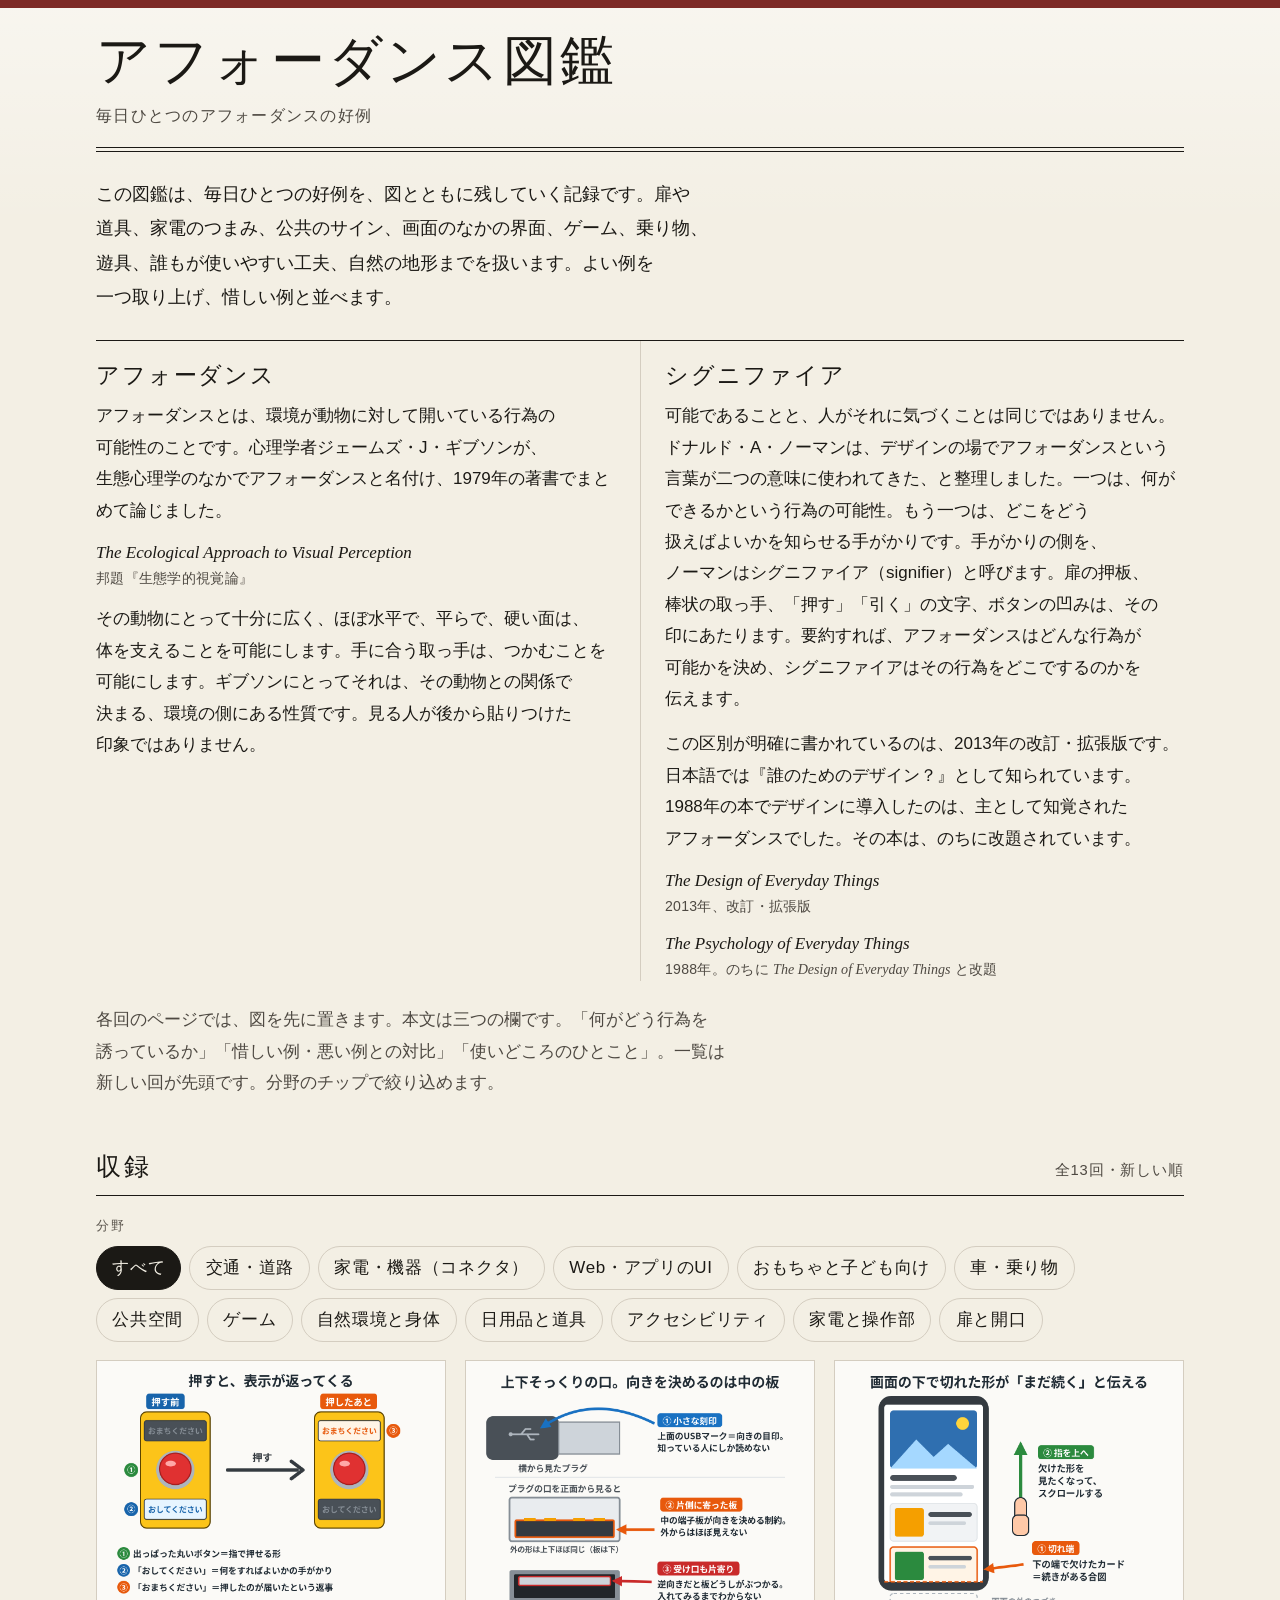
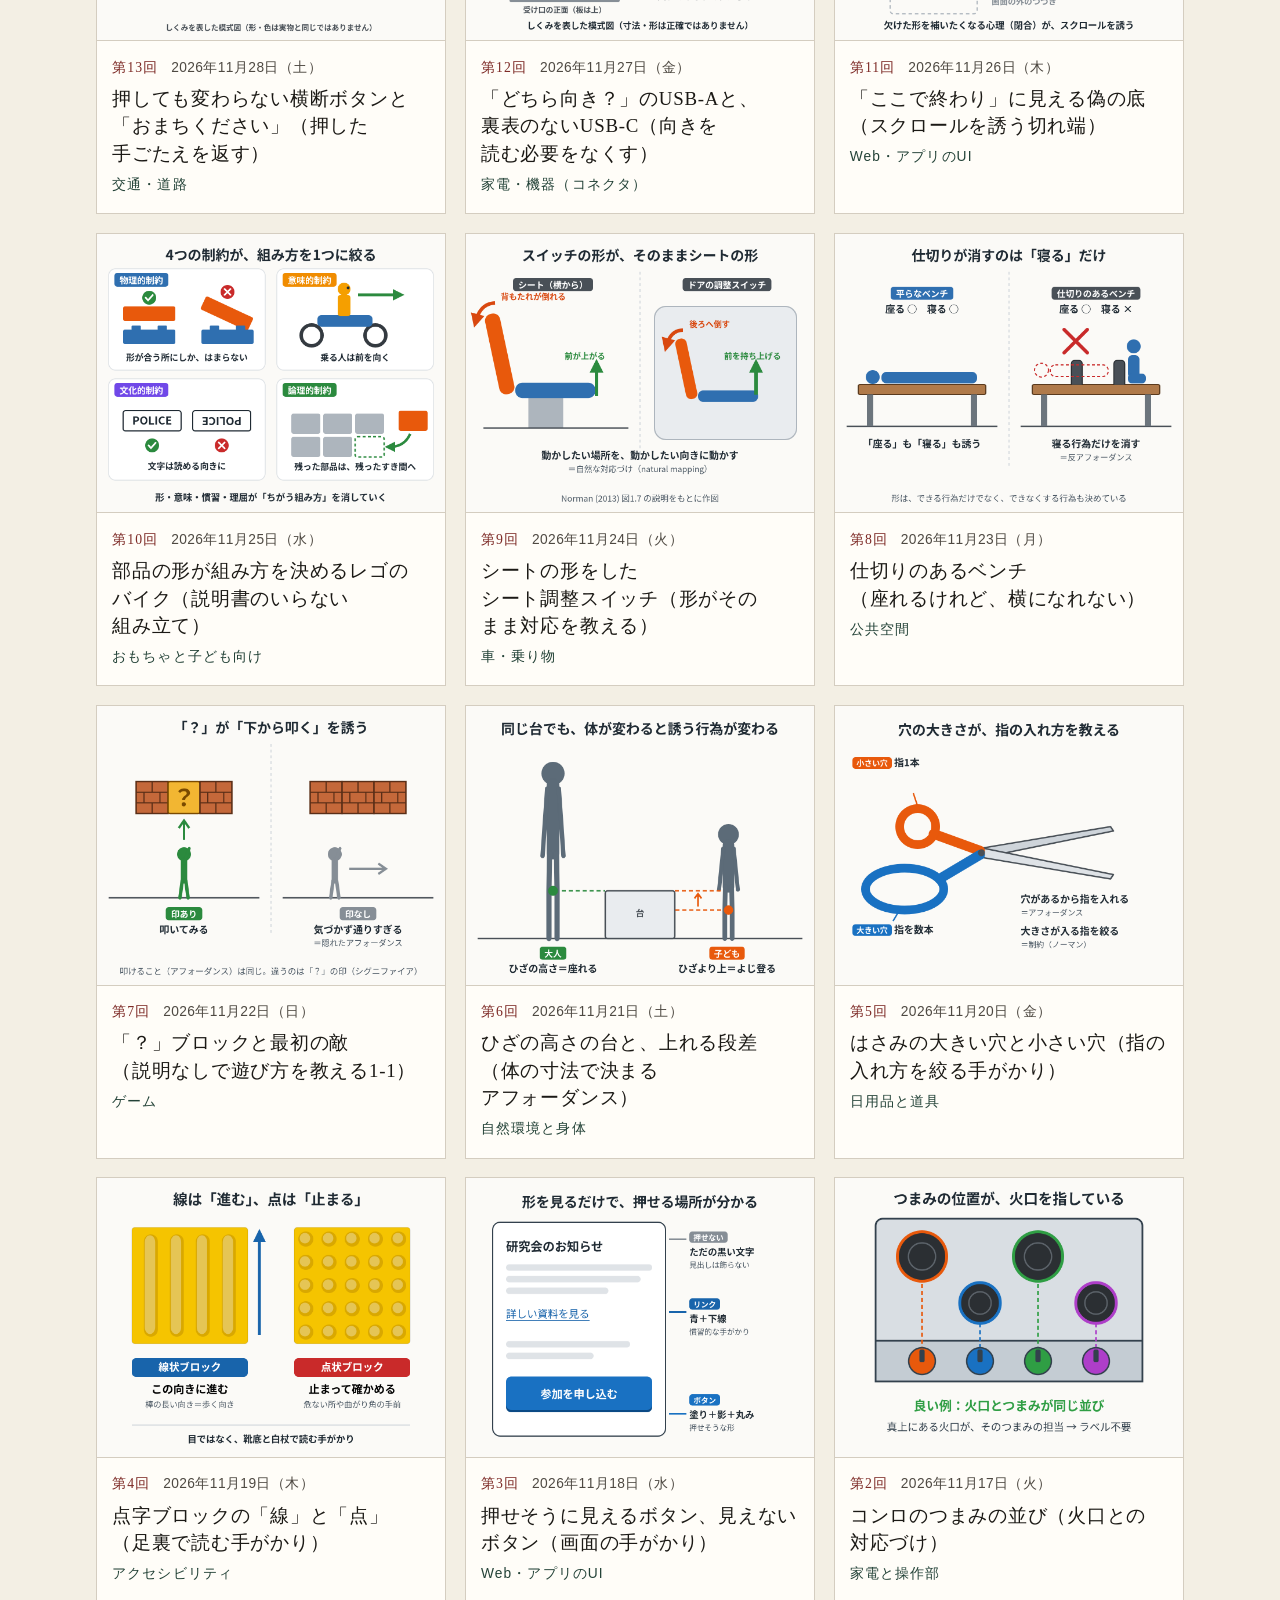
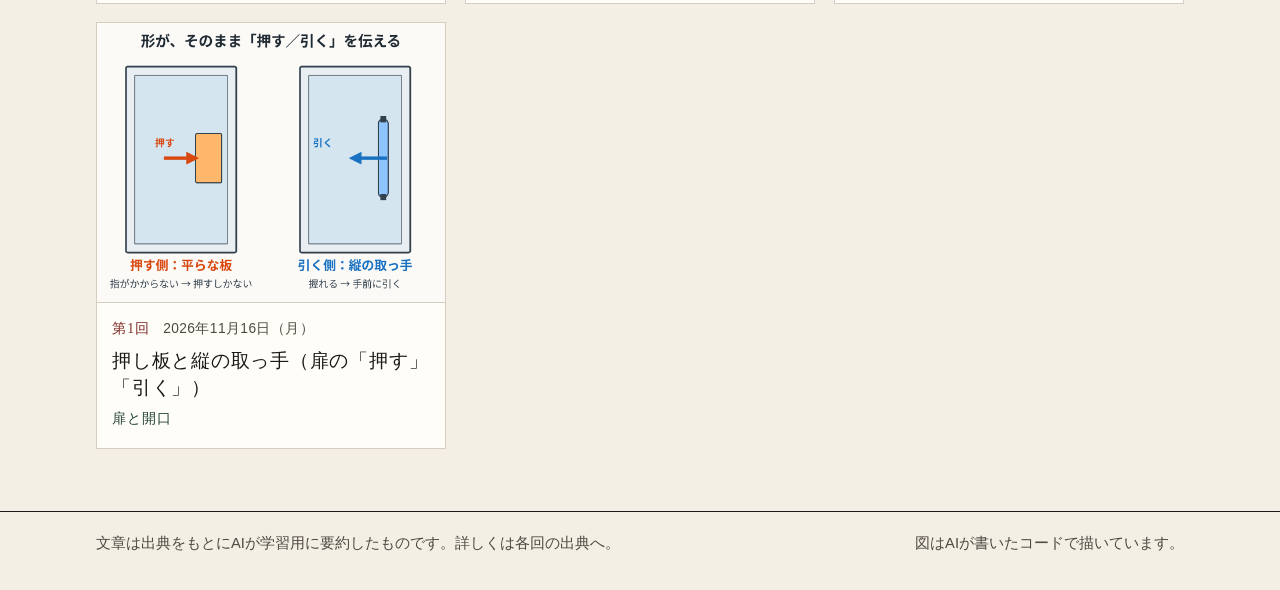
<file: index.html>
<!DOCTYPE html>
<!-- scripts/build.py が data/entries.json から生成。手で編集しない。 -->
<html lang="ja">
<head>
<meta charset="utf-8">
<meta name="viewport" content="width=device-width, initial-scale=1">
<meta name="theme-color" content="#f3efe4">
<meta name="color-scheme" content="light">
<meta name="format-detection" content="telephone=no">
<meta name="generator" content="scripts/build.py">
<meta name="description" content="毎日ひとつのアフォーダンスの好例を図とともに残す図鑑。行為の可能性と、それを伝える印を、日常の実例で見る。">
<meta property="og:title" content="アフォーダンス図鑑　毎日ひとつのアフォーダンスの好例">
<meta property="og:description" content="毎日ひとつのアフォーダンスの好例を図とともに残す図鑑。行為の可能性と、それを伝える印を、日常の実例で見る。">
<meta property="og:locale" content="ja_JP">
<title>アフォーダンス図鑑　毎日ひとつのアフォーダンスの好例</title>
<link rel="icon" href="favicon.svg" type="image/svg+xml">
<link rel="stylesheet" href="styles.css">
<meta property="og:type" content="website">
</head>
<body class="page-index">
<a class="skip" href="#main">本文へスキップ</a>
<header class="masthead">
  <div class="wrap">
    <h1 class="brand">アフォーダンス図鑑</h1>
    <p class="tagline">毎日ひとつのアフォーダンスの好例</p>
    <div class="masthead-rule" aria-hidden="true"></div>
  </div>
</header>
<main id="main" tabindex="-1">
<div class="wrap">
<section class="intro">
  <p class="lede">この図鑑は、毎日ひとつの好例を、図とともに残していく記録です。扉や道具、家電のつまみ、公共のサイン、画面のなかの界面、ゲーム、乗り物、遊具、誰もが使いやすい工夫、自然の地形までを扱います。よい例を一つ取り上げ、惜しい例と並べます。</p>
  <div class="concepts">
    <section class="concept">
      <h2>アフォーダンス</h2>
      <p>アフォーダンスとは、環境が動物に対して開いている行為の可能性のことです。心理学者ジェームズ・J・ギブソンが、生態心理学のなかでアフォーダンスと名付け、1979年の著書でまとめて論じました。</p>
      <p class="cite-line"><cite lang="en">The Ecological Approach to Visual Perception</cite><span class="cite-ja">邦題『生態学的視覚論』</span></p>
      <p>その動物にとって十分に広く、ほぼ水平で、平らで、硬い面は、体を支えることを可能にします。手に合う取っ手は、つかむことを可能にします。ギブソンにとってそれは、その動物との関係で決まる、環境の側にある性質です。見る人が後から貼りつけた印象ではありません。</p>
    </section>
    <section class="concept">
      <h2>シグニファイア</h2>
      <p>可能であることと、人がそれに気づくことは同じではありません。ドナルド・A・ノーマンは、デザインの場でアフォーダンスという言葉が二つの意味に使われてきた、と整理しました。一つは、何ができるかという行為の可能性。もう一つは、どこをどう扱えばよいかを知らせる手がかりです。手がかりの側を、ノーマンはシグニファイア（<span lang="en">signifier</span>）と呼びます。扉の押板、棒状の取っ手、「押す」「引く」の文字、ボタンの凹みは、その印にあたります。要約すれば、アフォーダンスはどんな行為が可能かを決め、シグニファイアはその行為をどこでするのかを伝えます。</p>
      <p>この区別が明確に書かれているのは、2013年の改訂・拡張版です。日本語では『誰のためのデザイン？』として知られています。1988年の本でデザインに導入したのは、主として知覚されたアフォーダンスでした。その本は、のちに改題されています。</p>
      <p class="cite-line"><cite lang="en">The Design of Everyday Things</cite><span class="cite-ja">2013年、改訂・拡張版</span></p>
      <p class="cite-line"><cite lang="en">The Psychology of Everyday Things</cite><span class="cite-ja">1988年。のちに <cite lang="en">The Design of Everyday Things</cite> と改題</span></p>
    </section>
  </div>
  <p class="reading">各回のページでは、図を先に置きます。本文は三つの欄です。「何がどう行為を誘っているか」「惜しい例・悪い例との対比」「使いどころのひとこと」。一覧は新しい回が先頭です。分野のチップで絞り込めます。</p>
</section>
<section class="collection" aria-labelledby="collection-heading">
  <div class="collection-head">
    <h2 id="collection-heading">収録</h2>
    <p class="collection-note">全13回・新しい順</p>
  </div>
<div class="collection-tools">
  <p class="filters-label" id="filters-label">分野</p>
  <div class="filters" role="group" aria-labelledby="filters-label">
    <button type="button" class="chip is-active" data-filter="all" aria-pressed="true">すべて</button>
    <button type="button" class="chip" data-filter="交通・道路" aria-pressed="false">交通・道路</button>
    <button type="button" class="chip" data-filter="家電・機器（コネクタ）" aria-pressed="false">家電・機器（コネクタ）</button>
    <button type="button" class="chip" data-filter="Web・アプリのUI" aria-pressed="false">Web・アプリのUI</button>
    <button type="button" class="chip" data-filter="おもちゃと子ども向け" aria-pressed="false">おもちゃと子ども向け</button>
    <button type="button" class="chip" data-filter="車・乗り物" aria-pressed="false">車・乗り物</button>
    <button type="button" class="chip" data-filter="公共空間" aria-pressed="false">公共空間</button>
    <button type="button" class="chip" data-filter="ゲーム" aria-pressed="false">ゲーム</button>
    <button type="button" class="chip" data-filter="自然環境と身体" aria-pressed="false">自然環境と身体</button>
    <button type="button" class="chip" data-filter="日用品と道具" aria-pressed="false">日用品と道具</button>
    <button type="button" class="chip" data-filter="アクセシビリティ" aria-pressed="false">アクセシビリティ</button>
    <button type="button" class="chip" data-filter="家電と操作部" aria-pressed="false">家電と操作部</button>
    <button type="button" class="chip" data-filter="扉と開口" aria-pressed="false">扉と開口</button>
  </div>
</div>
<noscript><p class="noscript-note">JavaScript が無効でも、全件はこの下に出ます。分野の絞り込みだけ動きません。</p></noscript>
<p id="filter-empty" class="filter-empty" hidden>この分野の回は、まだありません。</p>
  <ul class="cards">
      <li class="card" data-category="交通・道路">
        <a class="card-link" href="entries/013.html">
          <div class="card-media">
            <img src="images/013-1.png" alt="" width="1200" height="960" loading="eager">
          </div>
          <div class="card-body">
            <p class="card-meta">
              <span class="card-no">第13回</span>
              <time datetime="2026-11-28">2026年11月28日（土）</time>
            </p>
            <p class="card-title">押しても変わらない横断ボタンと「おまちください」（押した手ごたえを返す）</p>
            <p class="card-category">交通・道路</p>
          </div>
        </a>
      </li>
      <li class="card" data-category="家電・機器（コネクタ）">
        <a class="card-link" href="entries/012.html">
          <div class="card-media">
            <img src="images/012-1.png" alt="" width="1200" height="960" loading="eager">
          </div>
          <div class="card-body">
            <p class="card-meta">
              <span class="card-no">第12回</span>
              <time datetime="2026-11-27">2026年11月27日（金）</time>
            </p>
            <p class="card-title">「どちら向き？」のUSB-Aと、裏表のないUSB-C（向きを読む必要をなくす）</p>
            <p class="card-category">家電・機器（コネクタ）</p>
          </div>
        </a>
      </li>
      <li class="card" data-category="Web・アプリのUI">
        <a class="card-link" href="entries/011.html">
          <div class="card-media">
            <img src="images/011-1.png" alt="" width="1200" height="960" loading="lazy" decoding="async">
          </div>
          <div class="card-body">
            <p class="card-meta">
              <span class="card-no">第11回</span>
              <time datetime="2026-11-26">2026年11月26日（木）</time>
            </p>
            <p class="card-title">「ここで終わり」に見える偽の底（スクロールを誘う切れ端）</p>
            <p class="card-category">Web・アプリのUI</p>
          </div>
        </a>
      </li>
      <li class="card" data-category="おもちゃと子ども向け">
        <a class="card-link" href="entries/010.html">
          <div class="card-media">
            <img src="images/010-1.png" alt="" width="1200" height="960" loading="lazy" decoding="async">
          </div>
          <div class="card-body">
            <p class="card-meta">
              <span class="card-no">第10回</span>
              <time datetime="2026-11-25">2026年11月25日（水）</time>
            </p>
            <p class="card-title">部品の形が組み方を決めるレゴのバイク（説明書のいらない組み立て）</p>
            <p class="card-category">おもちゃと子ども向け</p>
          </div>
        </a>
      </li>
      <li class="card" data-category="車・乗り物">
        <a class="card-link" href="entries/009.html">
          <div class="card-media">
            <img src="images/009-1.png" alt="" width="1200" height="960" loading="lazy" decoding="async">
          </div>
          <div class="card-body">
            <p class="card-meta">
              <span class="card-no">第9回</span>
              <time datetime="2026-11-24">2026年11月24日（火）</time>
            </p>
            <p class="card-title">シートの形をしたシート調整スイッチ（形がそのまま対応を教える）</p>
            <p class="card-category">車・乗り物</p>
          </div>
        </a>
      </li>
      <li class="card" data-category="公共空間">
        <a class="card-link" href="entries/008.html">
          <div class="card-media">
            <img src="images/008-1.png" alt="" width="1200" height="960" loading="lazy" decoding="async">
          </div>
          <div class="card-body">
            <p class="card-meta">
              <span class="card-no">第8回</span>
              <time datetime="2026-11-23">2026年11月23日（月）</time>
            </p>
            <p class="card-title">仕切りのあるベンチ（座れるけれど、横になれない）</p>
            <p class="card-category">公共空間</p>
          </div>
        </a>
      </li>
      <li class="card" data-category="ゲーム">
        <a class="card-link" href="entries/007.html">
          <div class="card-media">
            <img src="images/007-1.png" alt="" width="1200" height="960" loading="lazy" decoding="async">
          </div>
          <div class="card-body">
            <p class="card-meta">
              <span class="card-no">第7回</span>
              <time datetime="2026-11-22">2026年11月22日（日）</time>
            </p>
            <p class="card-title">「？」ブロックと最初の敵（説明なしで遊び方を教える1-1）</p>
            <p class="card-category">ゲーム</p>
          </div>
        </a>
      </li>
      <li class="card" data-category="自然環境と身体">
        <a class="card-link" href="entries/006.html">
          <div class="card-media">
            <img src="images/006-1.png" alt="" width="1200" height="960" loading="lazy" decoding="async">
          </div>
          <div class="card-body">
            <p class="card-meta">
              <span class="card-no">第6回</span>
              <time datetime="2026-11-21">2026年11月21日（土）</time>
            </p>
            <p class="card-title">ひざの高さの台と、上れる段差（体の寸法で決まるアフォーダンス）</p>
            <p class="card-category">自然環境と身体</p>
          </div>
        </a>
      </li>
      <li class="card" data-category="日用品と道具">
        <a class="card-link" href="entries/005.html">
          <div class="card-media">
            <img src="images/005-1.png" alt="" width="1200" height="960" loading="lazy" decoding="async">
          </div>
          <div class="card-body">
            <p class="card-meta">
              <span class="card-no">第5回</span>
              <time datetime="2026-11-20">2026年11月20日（金）</time>
            </p>
            <p class="card-title">はさみの大きい穴と小さい穴（指の入れ方を絞る手がかり）</p>
            <p class="card-category">日用品と道具</p>
          </div>
        </a>
      </li>
      <li class="card" data-category="アクセシビリティ">
        <a class="card-link" href="entries/004.html">
          <div class="card-media">
            <img src="images/004-1.png" alt="" width="1200" height="960" loading="lazy" decoding="async">
          </div>
          <div class="card-body">
            <p class="card-meta">
              <span class="card-no">第4回</span>
              <time datetime="2026-11-19">2026年11月19日（木）</time>
            </p>
            <p class="card-title">点字ブロックの「線」と「点」（足裏で読む手がかり）</p>
            <p class="card-category">アクセシビリティ</p>
          </div>
        </a>
      </li>
      <li class="card" data-category="Web・アプリのUI">
        <a class="card-link" href="entries/003.html">
          <div class="card-media">
            <img src="images/003-1.png" alt="" width="1200" height="960" loading="lazy" decoding="async">
          </div>
          <div class="card-body">
            <p class="card-meta">
              <span class="card-no">第3回</span>
              <time datetime="2026-11-18">2026年11月18日（水）</time>
            </p>
            <p class="card-title">押せそうに見えるボタン、見えないボタン（画面の手がかり）</p>
            <p class="card-category">Web・アプリのUI</p>
          </div>
        </a>
      </li>
      <li class="card" data-category="家電と操作部">
        <a class="card-link" href="entries/002.html">
          <div class="card-media">
            <img src="images/002-1.png" alt="" width="1200" height="960" loading="lazy" decoding="async">
          </div>
          <div class="card-body">
            <p class="card-meta">
              <span class="card-no">第2回</span>
              <time datetime="2026-11-17">2026年11月17日（火）</time>
            </p>
            <p class="card-title">コンロのつまみの並び（火口との対応づけ）</p>
            <p class="card-category">家電と操作部</p>
          </div>
        </a>
      </li>
      <li class="card" data-category="扉と開口">
        <a class="card-link" href="entries/001.html">
          <div class="card-media">
            <img src="images/001-1.png" alt="" width="1200" height="960" loading="lazy" decoding="async">
          </div>
          <div class="card-body">
            <p class="card-meta">
              <span class="card-no">第1回</span>
              <time datetime="2026-11-16">2026年11月16日（月）</time>
            </p>
            <p class="card-title">押し板と縦の取っ手（扉の「押す」「引く」）</p>
            <p class="card-category">扉と開口</p>
          </div>
        </a>
      </li>
    </ul>
</section>
</div>
</main>
<footer class="colophon">
<div class="wrap">
    <p>文章は出典をもとにAIが学習用に要約したものです。詳しくは各回の出典へ。</p>
    <p>図はAIが書いたコードで描いています。</p>
</div>
</footer>
<script src="site.js"></script>
</body>
</html>
</file>
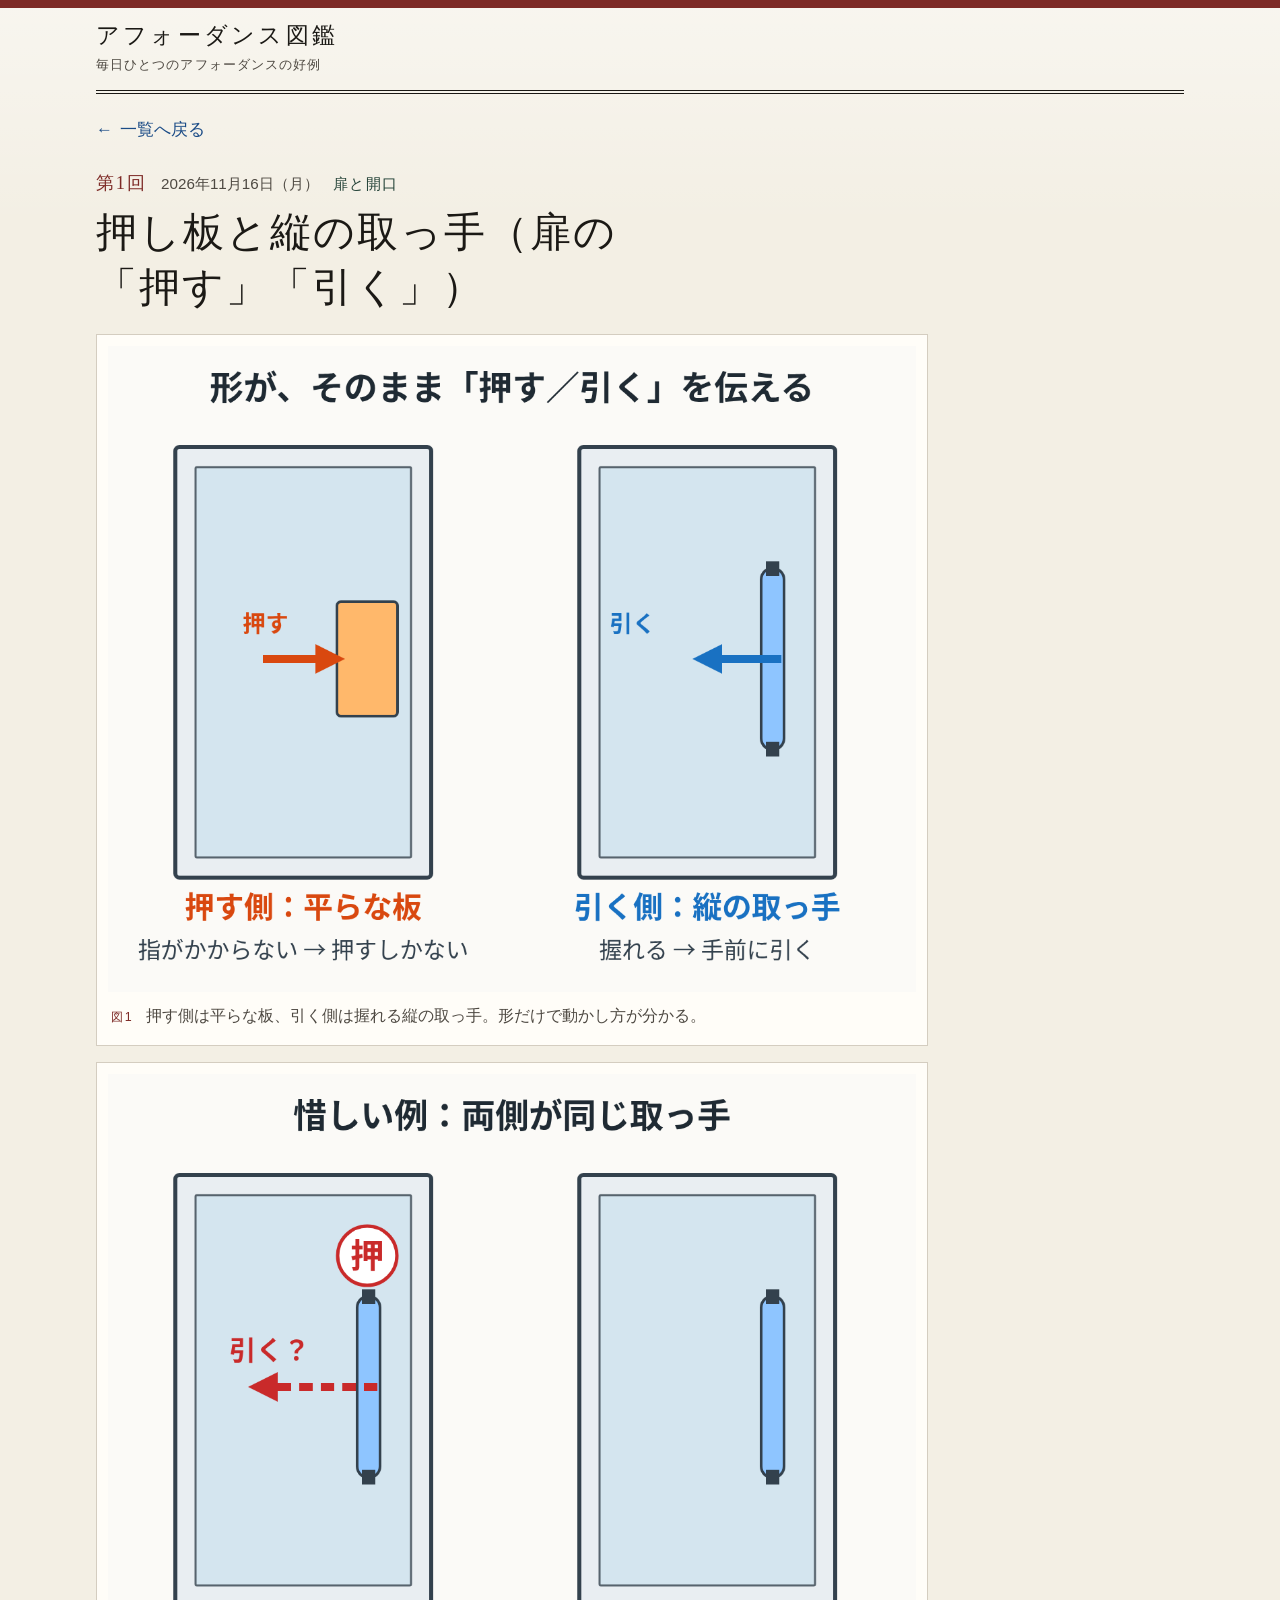
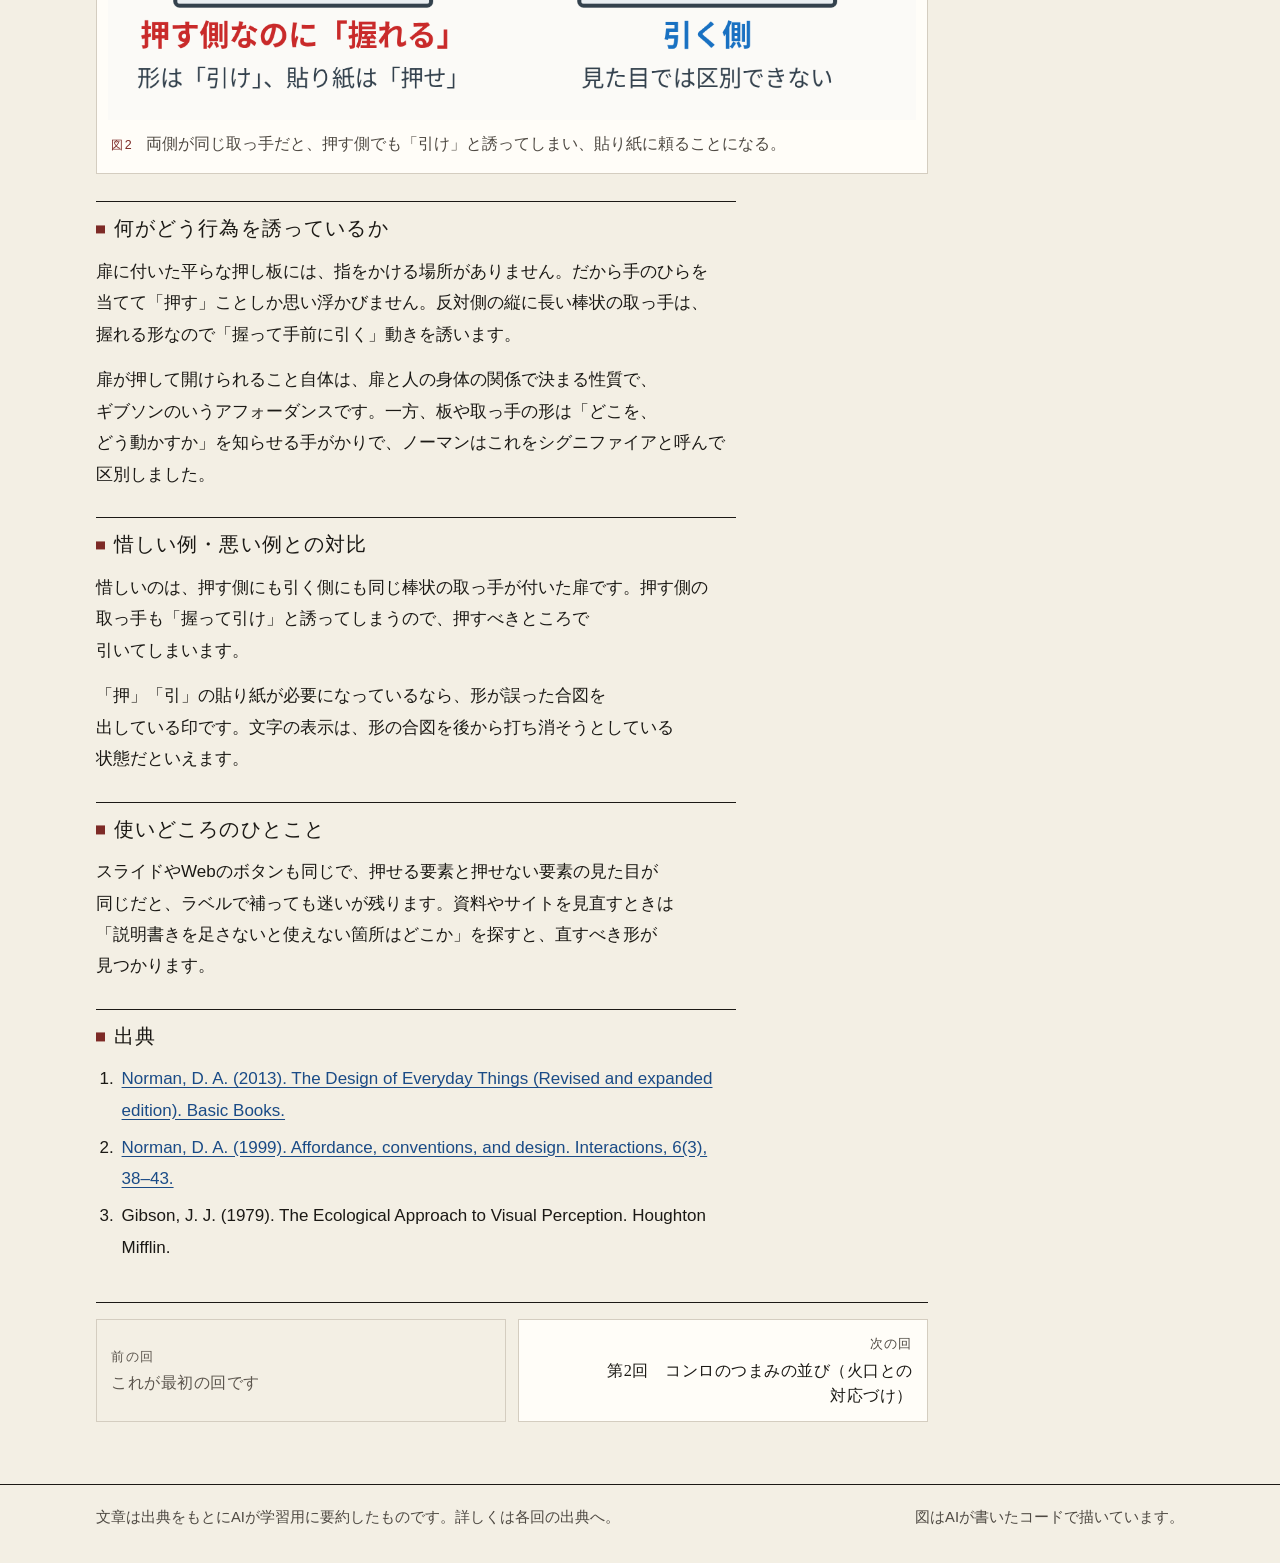
<file: entries/001.html>
<!DOCTYPE html>
<!-- scripts/build.py が data/entries.json から生成。手で編集しない。 -->
<html lang="ja">
<head>
<meta charset="utf-8">
<meta name="viewport" content="width=device-width, initial-scale=1">
<meta name="theme-color" content="#f3efe4">
<meta name="color-scheme" content="light">
<meta name="format-detection" content="telephone=no">
<meta name="generator" content="scripts/build.py">
<meta name="description" content="第1回（2026年11月16日（月））。押し板と縦の取っ手（扉の「押す」「引く」）。分野は扉と開口。">
<meta property="og:title" content="押し板と縦の取っ手（扉の「押す」「引く」）｜第1回｜アフォーダンス図鑑">
<meta property="og:description" content="第1回（2026年11月16日（月））。押し板と縦の取っ手（扉の「押す」「引く」）。分野は扉と開口。">
<meta property="og:locale" content="ja_JP">
<title>押し板と縦の取っ手（扉の「押す」「引く」）｜第1回｜アフォーダンス図鑑</title>
<link rel="icon" href="../favicon.svg" type="image/svg+xml">
<link rel="stylesheet" href="../styles.css">
<meta property="og:type" content="article">
<meta property="article:published_time" content="2026-11-16">
<link rel="next" href="002.html">
</head>
<body class="page-entry">
<a class="skip" href="#main">本文へスキップ</a>
<header class="masthead">
  <div class="wrap">
    <p class="brand"><a href="../index.html">アフォーダンス図鑑</a></p>
    <p class="tagline">毎日ひとつのアフォーダンスの好例</p>
    <div class="masthead-rule" aria-hidden="true"></div>
  </div>
</header>
<main id="main" tabindex="-1">
<div class="wrap">
<article class="entry">
  <p class="back"><a href="../index.html">一覧へ戻る</a></p>
  <header class="entry-header">
    <p class="entry-kicker">
      <span class="entry-no">第1回</span>
      <time datetime="2026-11-16">2026年11月16日（月）</time>
      <span class="entry-category">扉と開口</span>
    </p>
    <h1 class="entry-title">押し板と縦の取っ手（扉の「押す」「引く」）</h1>
  </header>
  <div class="plates">
    <figure class="plate">
      <img src="../images/001-1.png" alt="左右に並んだ2枚の扉の図。左の押す側には指のかからない平らな板が付き、手のひらで押す矢印がある。右の引く側には握れる縦の棒状の取っ手が付き、手前に引く矢印がある。" width="1200" height="960" loading="eager" fetchpriority="high">
      <figcaption>
        <span class="fig-no">図1</span> 押す側は平らな板、引く側は握れる縦の取っ手。形だけで動かし方が分かる。
      </figcaption>
    </figure>
    <figure class="plate">
      <img src="../images/001-2.png" alt="左右に並んだ2枚の扉の図。どちらにも同じ縦の棒状の取っ手が付いている。左の押す側には「押」の貼り紙があるが、取っ手は引く動きを誘い、「引く？」と迷う矢印が描かれている。" width="1200" height="960" loading="lazy" decoding="async">
      <figcaption>
        <span class="fig-no">図2</span> 両側が同じ取っ手だと、押す側でも「引け」と誘ってしまい、貼り紙に頼ることになる。
      </figcaption>
    </figure>
  </div>
  <section class="entry-section">
    <h2>何がどう行為を誘っているか</h2>
    <p>扉に付いた平らな押し板には、指をかける場所がありません。だから手のひらを当てて「押す」ことしか思い浮かびません。反対側の縦に長い棒状の取っ手は、握れる形なので「握って手前に引く」動きを誘います。</p>
    <p>扉が押して開けられること自体は、扉と人の身体の関係で決まる性質で、ギブソンのいうアフォーダンスです。一方、板や取っ手の形は「どこを、どう動かすか」を知らせる手がかりで、ノーマンはこれをシグニファイアと呼んで区別しました。</p>
  </section>
  <section class="entry-section">
    <h2>惜しい例・悪い例との対比</h2>
    <p>惜しいのは、押す側にも引く側にも同じ棒状の取っ手が付いた扉です。押す側の取っ手も「握って引け」と誘ってしまうので、押すべきところで引いてしまいます。</p>
    <p>「押」「引」の貼り紙が必要になっているなら、形が誤った合図を出している印です。文字の表示は、形の合図を後から打ち消そうとしている状態だといえます。</p>
  </section>
  <section class="entry-section">
    <h2>使いどころのひとこと</h2>
    <p>スライドやWebのボタンも同じで、押せる要素と押せない要素の見た目が同じだと、ラベルで補っても迷いが残ります。資料やサイトを見直すときは「説明書きを足さないと使えない箇所はどこか」を探すと、直すべき形が見つかります。</p>
  </section>
  <section class="entry-section sources">
    <h2>出典</h2>
    <ol>
      <li><a href="https://jnd.org/books/the-design-of-everyday-things-revised-and-expanded-edition/">Norman, D. A. (2013). The Design of Everyday Things (Revised and expanded edition). Basic Books.</a></li>
      <li><a href="https://doi.org/10.1145/301153.301168">Norman, D. A. (1999). Affordance, conventions, and design. Interactions, 6(3), 38–43.</a></li>
      <li>Gibson, J. J. (1979). The Ecological Approach to Visual Perception. Houghton Mifflin.</li>
    </ol>
  </section>
  <nav class="pager" aria-label="前後の回">
  <span class="prev is-disabled">
    <span class="pager-dir">前の回</span>
    <span class="pager-title">これが最初の回です</span>
  </span>
  <a class="next" href="002.html" rel="next">
    <span class="pager-dir">次の回</span>
    <span class="pager-title">第2回　コンロのつまみの並び（火口との対応づけ）</span>
  </a>
  </nav>
</article>
</div>
</main>
<footer class="colophon">
<div class="wrap">
    <p>文章は出典をもとにAIが学習用に要約したものです。詳しくは各回の出典へ。</p>
    <p>図はAIが書いたコードで描いています。</p>
</div>
</footer>
</body>
</html>
</file>
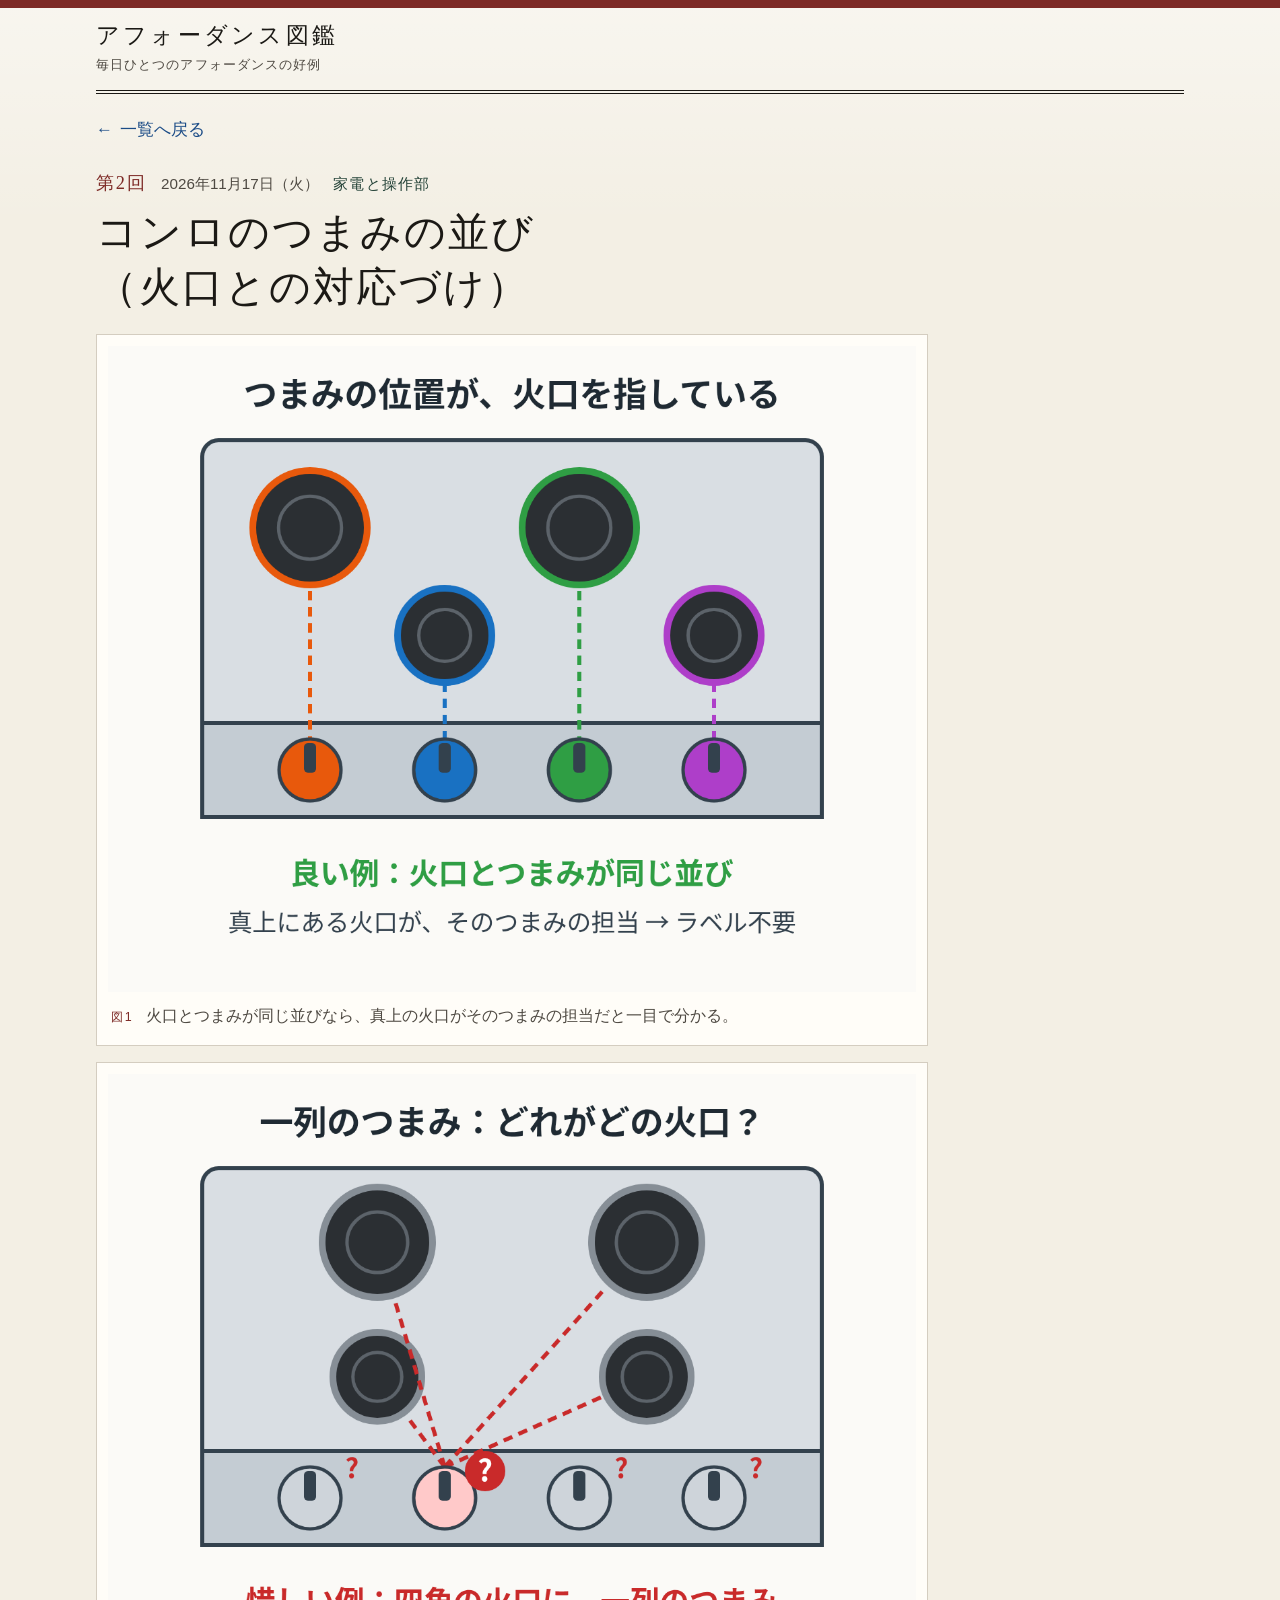
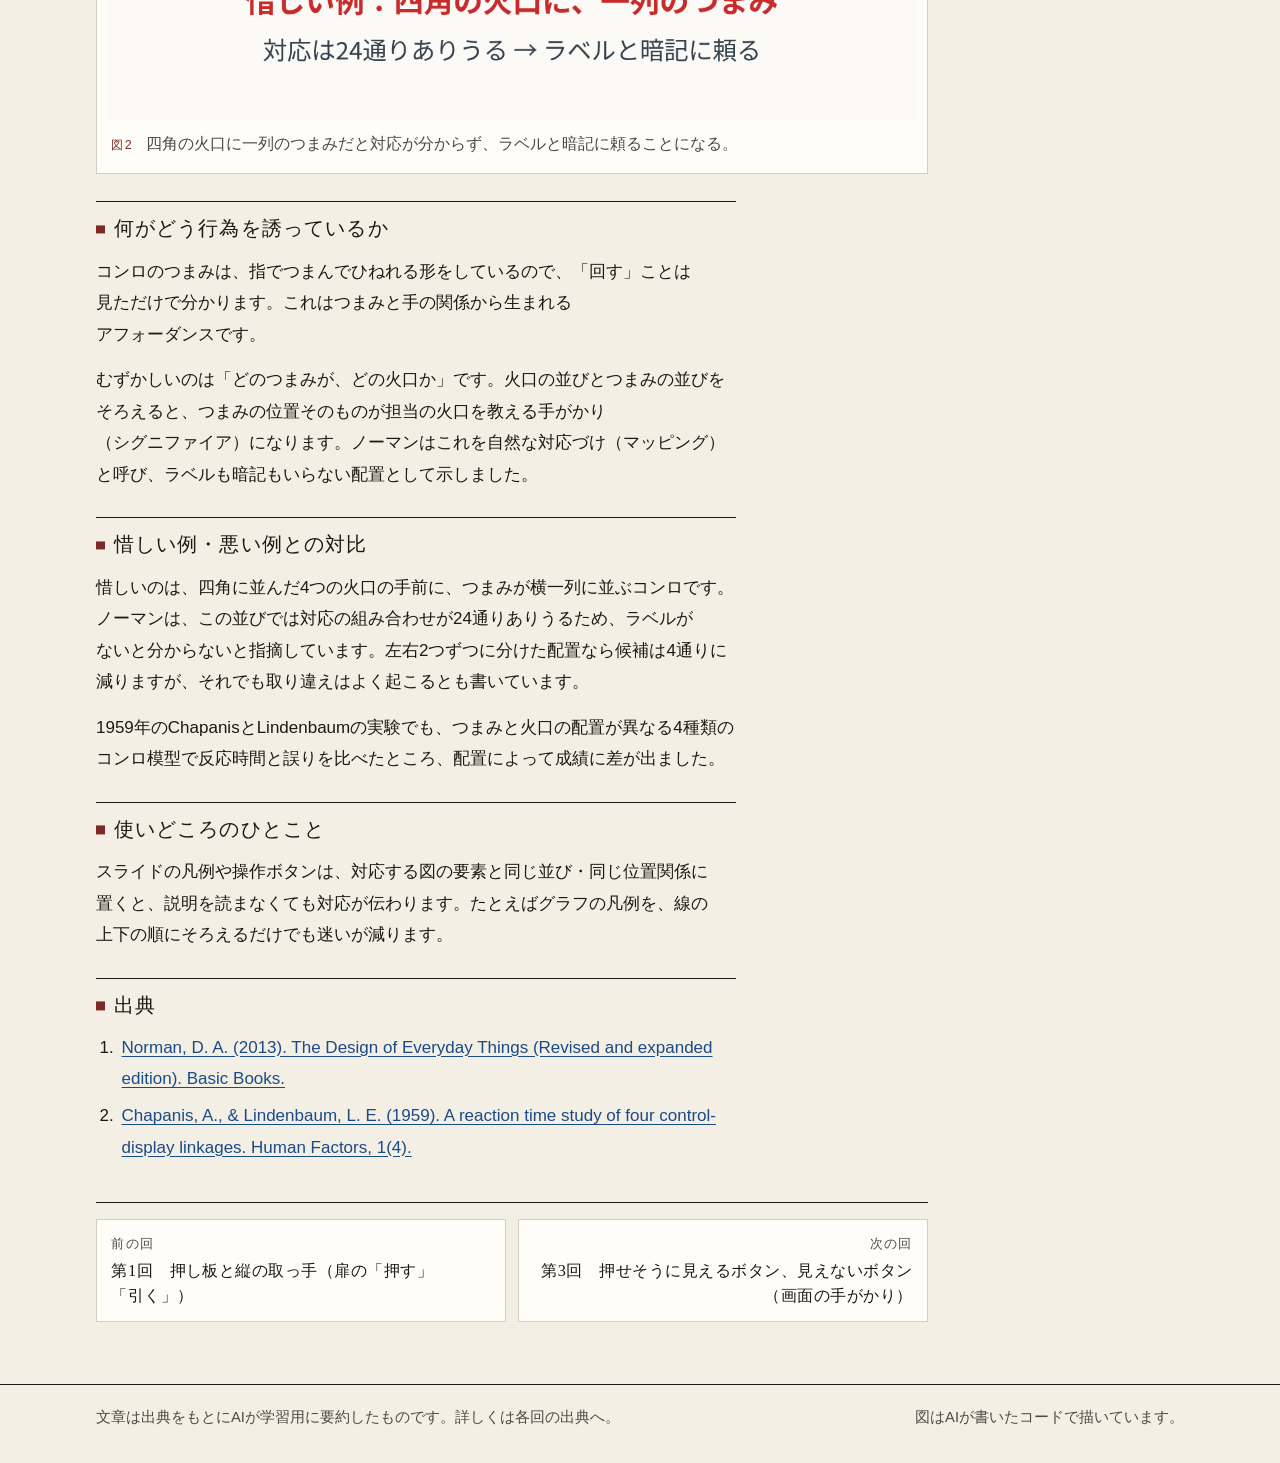
<file: entries/002.html>
<!DOCTYPE html>
<!-- scripts/build.py が data/entries.json から生成。手で編集しない。 -->
<html lang="ja">
<head>
<meta charset="utf-8">
<meta name="viewport" content="width=device-width, initial-scale=1">
<meta name="theme-color" content="#f3efe4">
<meta name="color-scheme" content="light">
<meta name="format-detection" content="telephone=no">
<meta name="generator" content="scripts/build.py">
<meta name="description" content="第2回（2026年11月17日（火））。コンロのつまみの並び（火口との対応づけ）。分野は家電と操作部。">
<meta property="og:title" content="コンロのつまみの並び（火口との対応づけ）｜第2回｜アフォーダンス図鑑">
<meta property="og:description" content="第2回（2026年11月17日（火））。コンロのつまみの並び（火口との対応づけ）。分野は家電と操作部。">
<meta property="og:locale" content="ja_JP">
<title>コンロのつまみの並び（火口との対応づけ）｜第2回｜アフォーダンス図鑑</title>
<link rel="icon" href="../favicon.svg" type="image/svg+xml">
<link rel="stylesheet" href="../styles.css">
<meta property="og:type" content="article">
<meta property="article:published_time" content="2026-11-17">
<link rel="prev" href="001.html">
<link rel="next" href="003.html">
</head>
<body class="page-entry">
<a class="skip" href="#main">本文へスキップ</a>
<header class="masthead">
  <div class="wrap">
    <p class="brand"><a href="../index.html">アフォーダンス図鑑</a></p>
    <p class="tagline">毎日ひとつのアフォーダンスの好例</p>
    <div class="masthead-rule" aria-hidden="true"></div>
  </div>
</header>
<main id="main" tabindex="-1">
<div class="wrap">
<article class="entry">
  <p class="back"><a href="../index.html">一覧へ戻る</a></p>
  <header class="entry-header">
    <p class="entry-kicker">
      <span class="entry-no">第2回</span>
      <time datetime="2026-11-17">2026年11月17日（火）</time>
      <span class="entry-category">家電と操作部</span>
    </p>
    <h1 class="entry-title">コンロのつまみの並び（火口との対応づけ）</h1>
  </header>
  <div class="plates">
    <figure class="plate">
      <img src="../images/002-1.png" alt="コンロを上から見た図。4つの火口が奥と手前に互い違いに並び、手前の4つのつまみがそれぞれ真上の火口と同じ色と点線で結ばれている。" width="1200" height="960" loading="eager" fetchpriority="high">
      <figcaption>
        <span class="fig-no">図1</span> 火口とつまみが同じ並びなら、真上の火口がそのつまみの担当だと一目で分かる。
      </figcaption>
    </figure>
    <figure class="plate">
      <img src="../images/002-2.png" alt="コンロを上から見た図。4つの火口が四角に並び、手前につまみが横一列に4つある。1つのつまみから4つの火口すべてへ点線が伸び、どれに対応するか分からないことを示す「？」が付いている。" width="1200" height="960" loading="lazy" decoding="async">
      <figcaption>
        <span class="fig-no">図2</span> 四角の火口に一列のつまみだと対応が分からず、ラベルと暗記に頼ることになる。
      </figcaption>
    </figure>
  </div>
  <section class="entry-section">
    <h2>何がどう行為を誘っているか</h2>
    <p>コンロのつまみは、指でつまんでひねれる形をしているので、「回す」ことは見ただけで分かります。これはつまみと手の関係から生まれるアフォーダンスです。</p>
    <p>むずかしいのは「どのつまみが、どの火口か」です。火口の並びとつまみの並びをそろえると、つまみの位置そのものが担当の火口を教える手がかり（シグニファイア）になります。ノーマンはこれを自然な対応づけ（マッピング）と呼び、ラベルも暗記もいらない配置として示しました。</p>
  </section>
  <section class="entry-section">
    <h2>惜しい例・悪い例との対比</h2>
    <p>惜しいのは、四角に並んだ4つの火口の手前に、つまみが横一列に並ぶコンロです。ノーマンは、この並びでは対応の組み合わせが24通りありうるため、ラベルがないと分からないと指摘しています。左右2つずつに分けた配置なら候補は4通りに減りますが、それでも取り違えはよく起こるとも書いています。</p>
    <p>1959年のChapanisとLindenbaumの実験でも、つまみと火口の配置が異なる4種類のコンロ模型で反応時間と誤りを比べたところ、配置によって成績に差が出ました。</p>
  </section>
  <section class="entry-section">
    <h2>使いどころのひとこと</h2>
    <p>スライドの凡例や操作ボタンは、対応する図の要素と同じ並び・同じ位置関係に置くと、説明を読まなくても対応が伝わります。たとえばグラフの凡例を、線の上下の順にそろえるだけでも迷いが減ります。</p>
  </section>
  <section class="entry-section sources">
    <h2>出典</h2>
    <ol>
      <li><a href="https://jnd.org/books/the-design-of-everyday-things-revised-and-expanded-edition/">Norman, D. A. (2013). The Design of Everyday Things (Revised and expanded edition). Basic Books.</a></li>
      <li><a href="https://doi.org/10.1177/001872085900100401">Chapanis, A., &amp; Lindenbaum, L. E. (1959). A reaction time study of four control-display linkages. Human Factors, 1(4).</a></li>
    </ol>
  </section>
  <nav class="pager" aria-label="前後の回">
  <a class="prev" href="001.html" rel="prev">
    <span class="pager-dir">前の回</span>
    <span class="pager-title">第1回　押し板と縦の取っ手（扉の「押す」「引く」）</span>
  </a>
  <a class="next" href="003.html" rel="next">
    <span class="pager-dir">次の回</span>
    <span class="pager-title">第3回　押せそうに見えるボタン、見えないボタン（画面の手がかり）</span>
  </a>
  </nav>
</article>
</div>
</main>
<footer class="colophon">
<div class="wrap">
    <p>文章は出典をもとにAIが学習用に要約したものです。詳しくは各回の出典へ。</p>
    <p>図はAIが書いたコードで描いています。</p>
</div>
</footer>
</body>
</html>
</file>
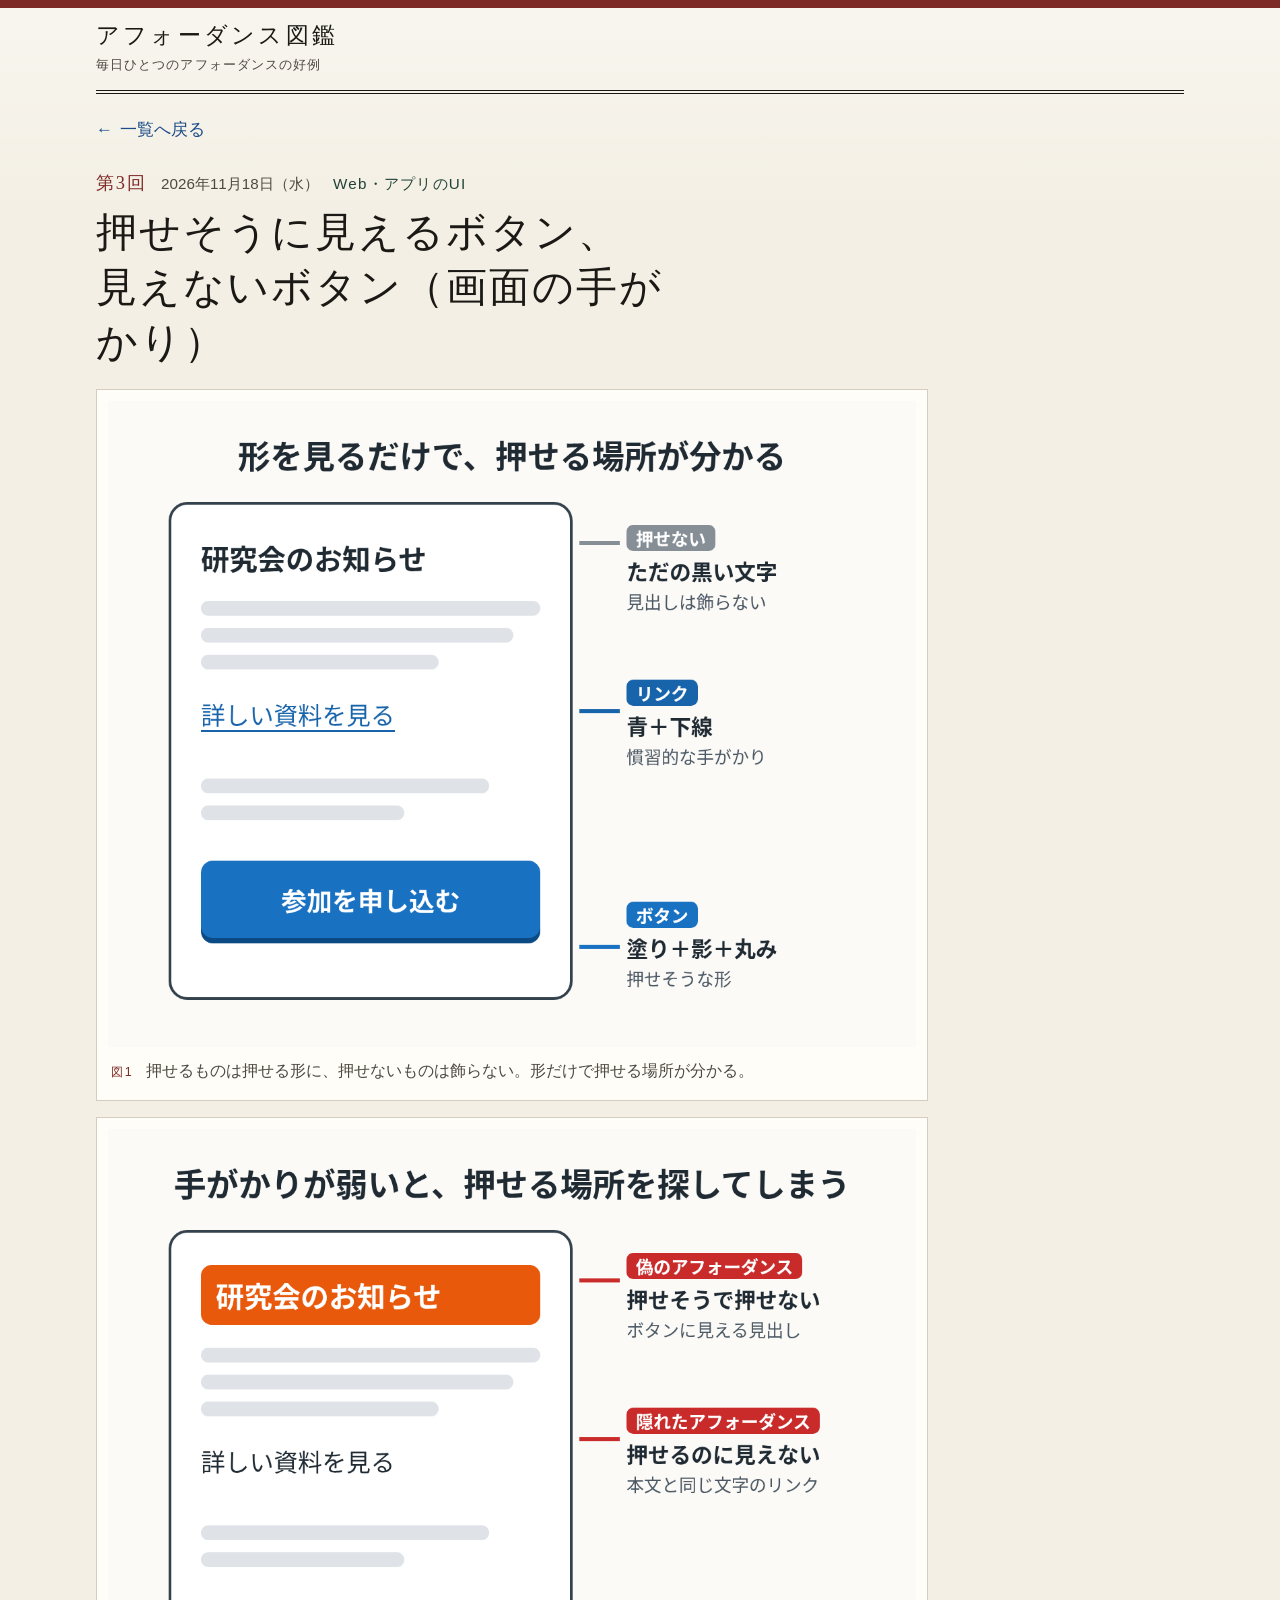
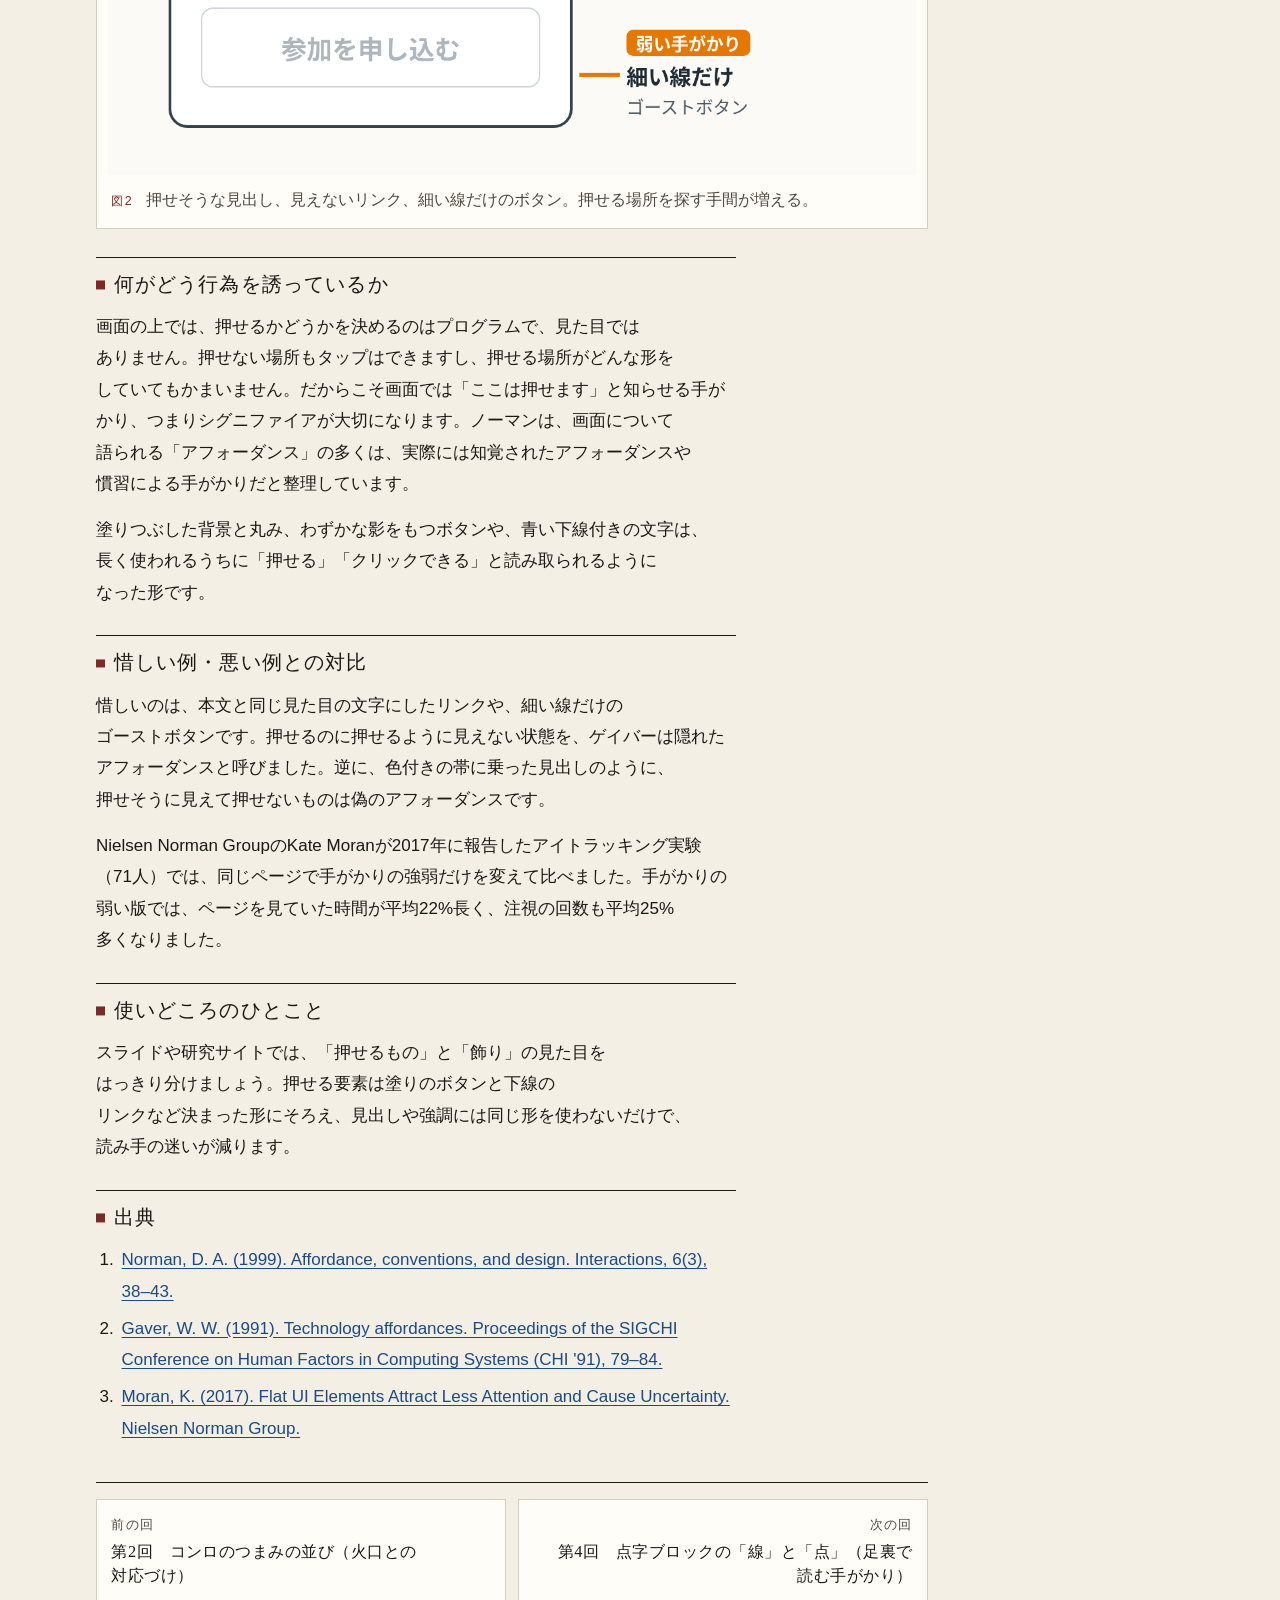
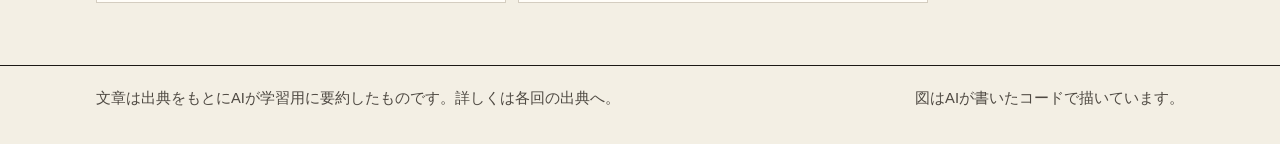
<file: entries/003.html>
<!DOCTYPE html>
<!-- scripts/build.py が data/entries.json から生成。手で編集しない。 -->
<html lang="ja">
<head>
<meta charset="utf-8">
<meta name="viewport" content="width=device-width, initial-scale=1">
<meta name="theme-color" content="#f3efe4">
<meta name="color-scheme" content="light">
<meta name="format-detection" content="telephone=no">
<meta name="generator" content="scripts/build.py">
<meta name="description" content="第3回（2026年11月18日（水））。押せそうに見えるボタン、見えないボタン（画面の手がかり）。分野はWeb・アプリのUI。">
<meta property="og:title" content="押せそうに見えるボタン、見えないボタン（画面の手がかり）｜第3回｜アフォーダンス図鑑">
<meta property="og:description" content="第3回（2026年11月18日（水））。押せそうに見えるボタン、見えないボタン（画面の手がかり）。分野はWeb・アプリのUI。">
<meta property="og:locale" content="ja_JP">
<title>押せそうに見えるボタン、見えないボタン（画面の手がかり）｜第3回｜アフォーダンス図鑑</title>
<link rel="icon" href="../favicon.svg" type="image/svg+xml">
<link rel="stylesheet" href="../styles.css">
<meta property="og:type" content="article">
<meta property="article:published_time" content="2026-11-18">
<link rel="prev" href="002.html">
<link rel="next" href="004.html">
</head>
<body class="page-entry">
<a class="skip" href="#main">本文へスキップ</a>
<header class="masthead">
  <div class="wrap">
    <p class="brand"><a href="../index.html">アフォーダンス図鑑</a></p>
    <p class="tagline">毎日ひとつのアフォーダンスの好例</p>
    <div class="masthead-rule" aria-hidden="true"></div>
  </div>
</header>
<main id="main" tabindex="-1">
<div class="wrap">
<article class="entry">
  <p class="back"><a href="../index.html">一覧へ戻る</a></p>
  <header class="entry-header">
    <p class="entry-kicker">
      <span class="entry-no">第3回</span>
      <time datetime="2026-11-18">2026年11月18日（水）</time>
      <span class="entry-category">Web・アプリのUI</span>
    </p>
    <h1 class="entry-title">押せそうに見えるボタン、見えないボタン（画面の手がかり）</h1>
  </header>
  <div class="plates">
    <figure class="plate">
      <img src="../images/003-1.png" alt="お知らせカードの画面例。見出しは飾りのない黒い文字、リンクは青い下線付きの文字、ボタンは青く塗られ影と丸みがある。右側に「押せない」「リンク」「ボタン」の注記がある。" width="1200" height="960" loading="eager" fetchpriority="high">
      <figcaption>
        <span class="fig-no">図1</span> 押せるものは押せる形に、押せないものは飾らない。形だけで押せる場所が分かる。
      </figcaption>
    </figure>
    <figure class="plate">
      <img src="../images/003-2.png" alt="同じお知らせカードの画面例。見出しがオレンジの帯に乗ってボタンのように見え、リンクは本文と同じ黒い文字、ボタンは細い灰色の線だけ。右側に「偽のアフォーダンス」「隠れたアフォーダンス」「弱い手がかり」の注記がある。" width="1200" height="960" loading="lazy" decoding="async">
      <figcaption>
        <span class="fig-no">図2</span> 押せそうな見出し、見えないリンク、細い線だけのボタン。押せる場所を探す手間が増える。
      </figcaption>
    </figure>
  </div>
  <section class="entry-section">
    <h2>何がどう行為を誘っているか</h2>
    <p>画面の上では、押せるかどうかを決めるのはプログラムで、見た目ではありません。押せない場所もタップはできますし、押せる場所がどんな形をしていてもかまいません。だからこそ画面では「ここは押せます」と知らせる手がかり、つまりシグニファイアが大切になります。ノーマンは、画面について語られる「アフォーダンス」の多くは、実際には知覚されたアフォーダンスや慣習による手がかりだと整理しています。</p>
    <p>塗りつぶした背景と丸み、わずかな影をもつボタンや、青い下線付きの文字は、長く使われるうちに「押せる」「クリックできる」と読み取られるようになった形です。</p>
  </section>
  <section class="entry-section">
    <h2>惜しい例・悪い例との対比</h2>
    <p>惜しいのは、本文と同じ見た目の文字にしたリンクや、細い線だけのゴーストボタンです。押せるのに押せるように見えない状態を、ゲイバーは隠れたアフォーダンスと呼びました。逆に、色付きの帯に乗った見出しのように、押せそうに見えて押せないものは偽のアフォーダンスです。</p>
    <p>Nielsen Norman GroupのKate Moranが2017年に報告したアイトラッキング実験（71人）では、同じページで手がかりの強弱だけを変えて比べました。手がかりの弱い版では、ページを見ていた時間が平均22%長く、注視の回数も平均25%多くなりました。</p>
  </section>
  <section class="entry-section">
    <h2>使いどころのひとこと</h2>
    <p>スライドや研究サイトでは、「押せるもの」と「飾り」の見た目をはっきり分けましょう。押せる要素は塗りのボタンと下線のリンクなど決まった形にそろえ、見出しや強調には同じ形を使わないだけで、読み手の迷いが減ります。</p>
  </section>
  <section class="entry-section sources">
    <h2>出典</h2>
    <ol>
      <li><a href="https://doi.org/10.1145/301153.301168">Norman, D. A. (1999). Affordance, conventions, and design. Interactions, 6(3), 38–43.</a></li>
      <li><a href="https://doi.org/10.1145/108844.108856">Gaver, W. W. (1991). Technology affordances. Proceedings of the SIGCHI Conference on Human Factors in Computing Systems (CHI &#x27;91), 79–84.</a></li>
      <li><a href="https://www.nngroup.com/articles/flat-ui-less-attention-cause-uncertainty/">Moran, K. (2017). Flat UI Elements Attract Less Attention and Cause Uncertainty. Nielsen Norman Group.</a></li>
    </ol>
  </section>
  <nav class="pager" aria-label="前後の回">
  <a class="prev" href="002.html" rel="prev">
    <span class="pager-dir">前の回</span>
    <span class="pager-title">第2回　コンロのつまみの並び（火口との対応づけ）</span>
  </a>
  <a class="next" href="004.html" rel="next">
    <span class="pager-dir">次の回</span>
    <span class="pager-title">第4回　点字ブロックの「線」と「点」（足裏で読む手がかり）</span>
  </a>
  </nav>
</article>
</div>
</main>
<footer class="colophon">
<div class="wrap">
    <p>文章は出典をもとにAIが学習用に要約したものです。詳しくは各回の出典へ。</p>
    <p>図はAIが書いたコードで描いています。</p>
</div>
</footer>
</body>
</html>
</file>
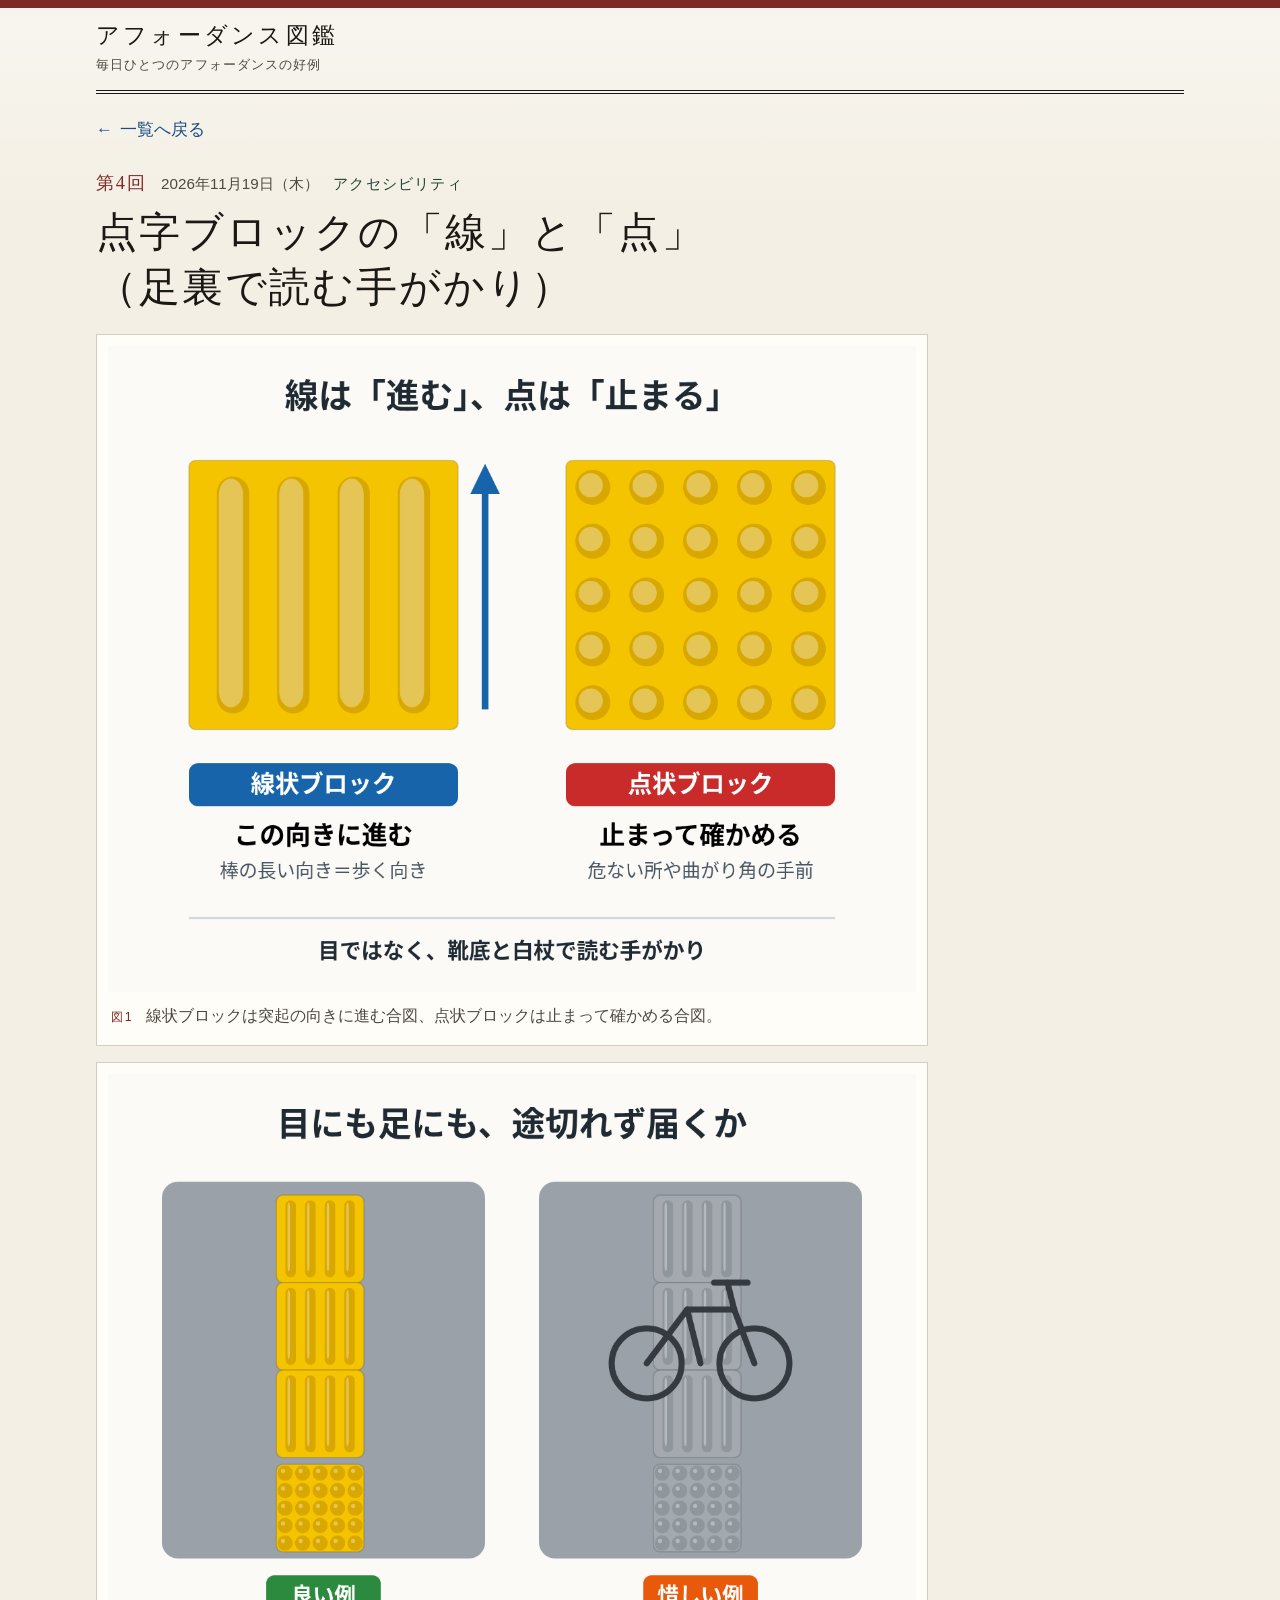
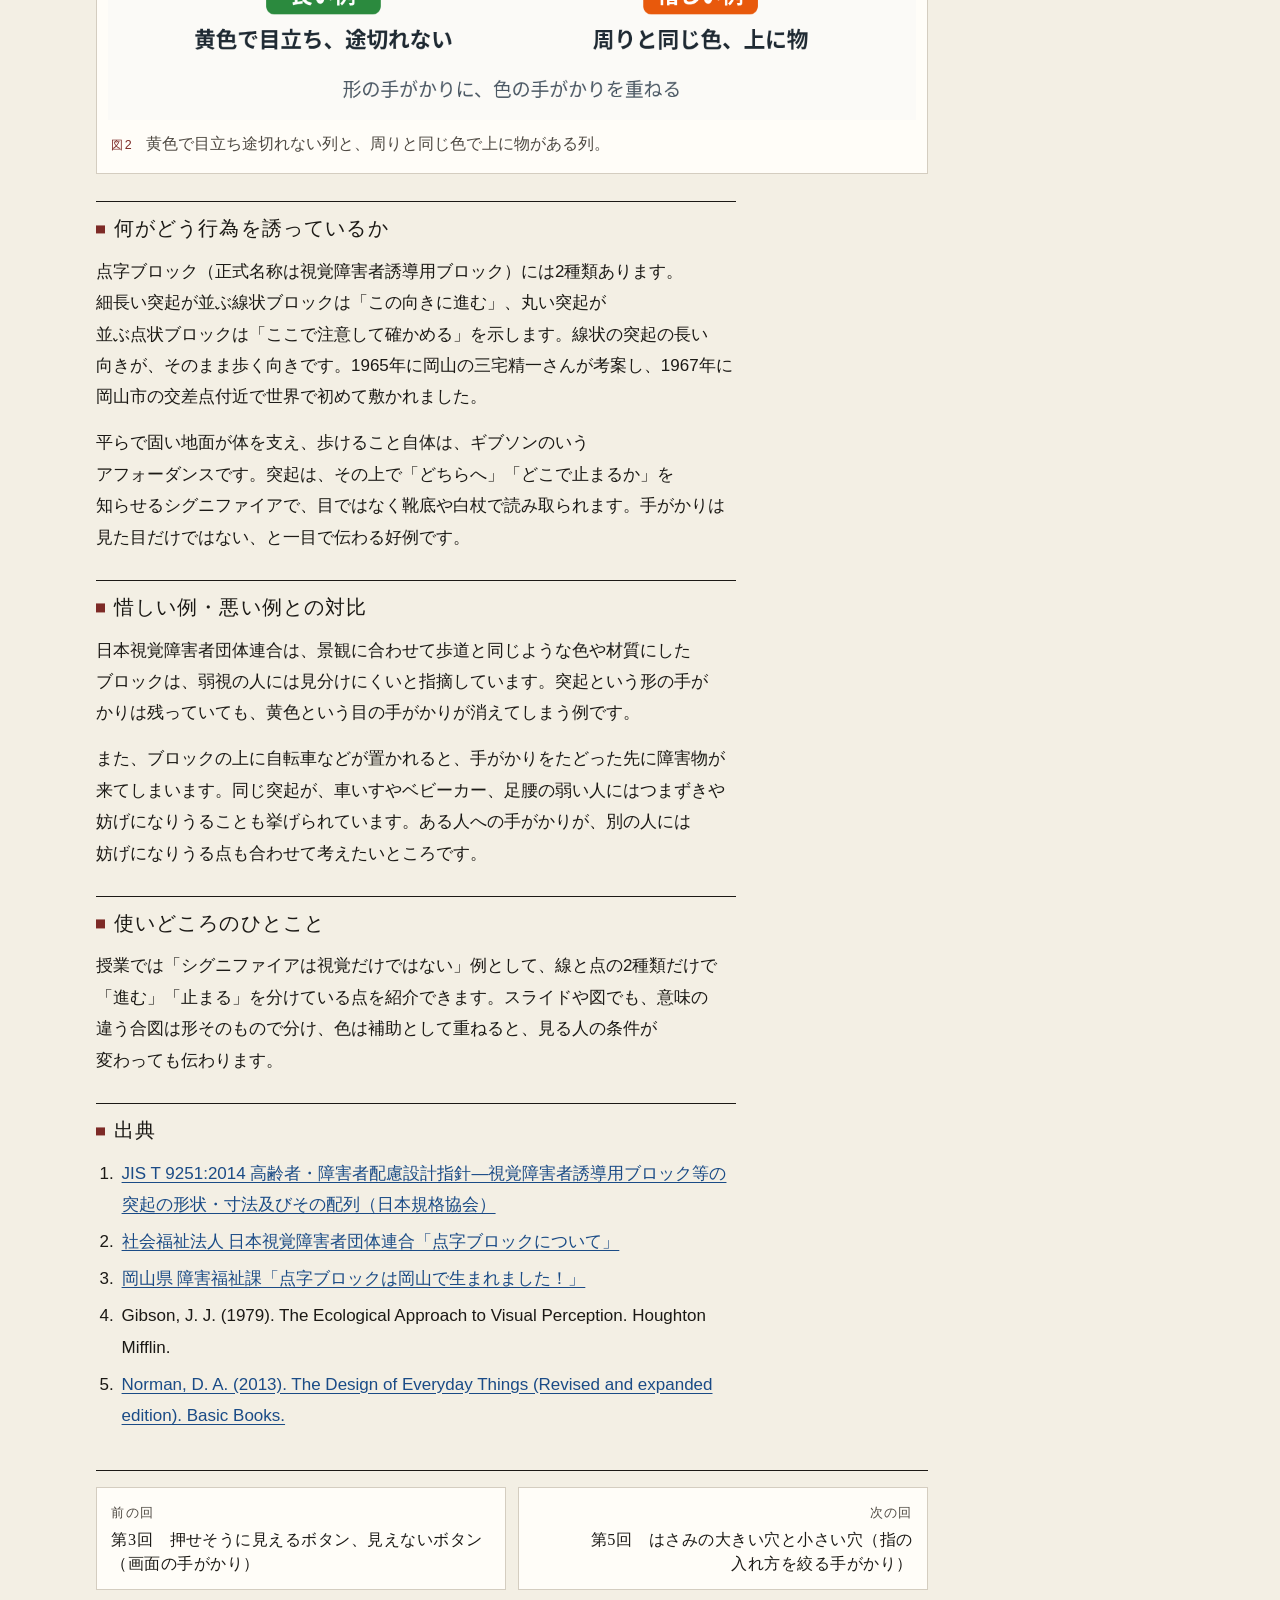
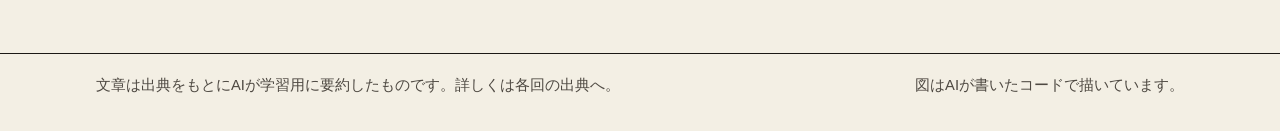
<file: entries/004.html>
<!DOCTYPE html>
<!-- scripts/build.py が data/entries.json から生成。手で編集しない。 -->
<html lang="ja">
<head>
<meta charset="utf-8">
<meta name="viewport" content="width=device-width, initial-scale=1">
<meta name="theme-color" content="#f3efe4">
<meta name="color-scheme" content="light">
<meta name="format-detection" content="telephone=no">
<meta name="generator" content="scripts/build.py">
<meta name="description" content="第4回（2026年11月19日（木））。点字ブロックの「線」と「点」（足裏で読む手がかり）。分野はアクセシビリティ。">
<meta property="og:title" content="点字ブロックの「線」と「点」（足裏で読む手がかり）｜第4回｜アフォーダンス図鑑">
<meta property="og:description" content="第4回（2026年11月19日（木））。点字ブロックの「線」と「点」（足裏で読む手がかり）。分野はアクセシビリティ。">
<meta property="og:locale" content="ja_JP">
<title>点字ブロックの「線」と「点」（足裏で読む手がかり）｜第4回｜アフォーダンス図鑑</title>
<link rel="icon" href="../favicon.svg" type="image/svg+xml">
<link rel="stylesheet" href="../styles.css">
<meta property="og:type" content="article">
<meta property="article:published_time" content="2026-11-19">
<link rel="prev" href="003.html">
<link rel="next" href="005.html">
</head>
<body class="page-entry">
<a class="skip" href="#main">本文へスキップ</a>
<header class="masthead">
  <div class="wrap">
    <p class="brand"><a href="../index.html">アフォーダンス図鑑</a></p>
    <p class="tagline">毎日ひとつのアフォーダンスの好例</p>
    <div class="masthead-rule" aria-hidden="true"></div>
  </div>
</header>
<main id="main" tabindex="-1">
<div class="wrap">
<article class="entry">
  <p class="back"><a href="../index.html">一覧へ戻る</a></p>
  <header class="entry-header">
    <p class="entry-kicker">
      <span class="entry-no">第4回</span>
      <time datetime="2026-11-19">2026年11月19日（木）</time>
      <span class="entry-category">アクセシビリティ</span>
    </p>
    <h1 class="entry-title">点字ブロックの「線」と「点」（足裏で読む手がかり）</h1>
  </header>
  <div class="plates">
    <figure class="plate">
      <img src="../images/004-1.png" alt="黄色い2枚のブロックの図。左は縦に長い突起が4本並ぶ線状ブロックで、横の矢印が突起の向きに進むことを示す。右は丸い突起が5×5に並ぶ点状ブロックで、止まって確かめる場所を示す。" width="1200" height="960" loading="eager" fetchpriority="high">
      <figcaption>
        <span class="fig-no">図1</span> 線状ブロックは突起の向きに進む合図、点状ブロックは止まって確かめる合図。
      </figcaption>
    </figure>
    <figure class="plate">
      <img src="../images/004-2.png" alt="灰色の歩道に敷かれた点字ブロックの比較図。左の良い例は黄色いブロックが途切れずに続き、先に点状ブロックがある。右の惜しい例はブロックが歩道と同じ灰色で見分けにくく、上に自転車が置かれている。" width="1200" height="960" loading="lazy" decoding="async">
      <figcaption>
        <span class="fig-no">図2</span> 黄色で目立ち途切れない列と、周りと同じ色で上に物がある列。
      </figcaption>
    </figure>
  </div>
  <section class="entry-section">
    <h2>何がどう行為を誘っているか</h2>
    <p>点字ブロック（正式名称は視覚障害者誘導用ブロック）には2種類あります。細長い突起が並ぶ線状ブロックは「この向きに進む」、丸い突起が並ぶ点状ブロックは「ここで注意して確かめる」を示します。線状の突起の長い向きが、そのまま歩く向きです。1965年に岡山の三宅精一さんが考案し、1967年に岡山市の交差点付近で世界で初めて敷かれました。</p>
    <p>平らで固い地面が体を支え、歩けること自体は、ギブソンのいうアフォーダンスです。突起は、その上で「どちらへ」「どこで止まるか」を知らせるシグニファイアで、目ではなく靴底や白杖で読み取られます。手がかりは見た目だけではない、と一目で伝わる好例です。</p>
  </section>
  <section class="entry-section">
    <h2>惜しい例・悪い例との対比</h2>
    <p>日本視覚障害者団体連合は、景観に合わせて歩道と同じような色や材質にしたブロックは、弱視の人には見分けにくいと指摘しています。突起という形の手がかりは残っていても、黄色という目の手がかりが消えてしまう例です。</p>
    <p>また、ブロックの上に自転車などが置かれると、手がかりをたどった先に障害物が来てしまいます。同じ突起が、車いすやベビーカー、足腰の弱い人にはつまずきや妨げになりうることも挙げられています。ある人への手がかりが、別の人には妨げになりうる点も合わせて考えたいところです。</p>
  </section>
  <section class="entry-section">
    <h2>使いどころのひとこと</h2>
    <p>授業では「シグニファイアは視覚だけではない」例として、線と点の2種類だけで「進む」「止まる」を分けている点を紹介できます。スライドや図でも、意味の違う合図は形そのもので分け、色は補助として重ねると、見る人の条件が変わっても伝わります。</p>
  </section>
  <section class="entry-section sources">
    <h2>出典</h2>
    <ol>
      <li><a href="https://webdesk.jsa.or.jp/books/W11M0090/index/?bunsyo_id=JIS+T+9251%3A2014">JIS T 9251:2014 高齢者・障害者配慮設計指針―視覚障害者誘導用ブロック等の突起の形状・寸法及びその配列（日本規格協会）</a></li>
      <li><a href="http://nichimou.org/impaired-vision/barrier-free/induction-block/">社会福祉法人 日本視覚障害者団体連合「点字ブロックについて」</a></li>
      <li><a href="https://www.pref.okayama.lg.jp/page/950468.html">岡山県 障害福祉課「点字ブロックは岡山で生まれました！」</a></li>
      <li>Gibson, J. J. (1979). The Ecological Approach to Visual Perception. Houghton Mifflin.</li>
      <li><a href="https://jnd.org/books/the-design-of-everyday-things-revised-and-expanded-edition/">Norman, D. A. (2013). The Design of Everyday Things (Revised and expanded edition). Basic Books.</a></li>
    </ol>
  </section>
  <nav class="pager" aria-label="前後の回">
  <a class="prev" href="003.html" rel="prev">
    <span class="pager-dir">前の回</span>
    <span class="pager-title">第3回　押せそうに見えるボタン、見えないボタン（画面の手がかり）</span>
  </a>
  <a class="next" href="005.html" rel="next">
    <span class="pager-dir">次の回</span>
    <span class="pager-title">第5回　はさみの大きい穴と小さい穴（指の入れ方を絞る手がかり）</span>
  </a>
  </nav>
</article>
</div>
</main>
<footer class="colophon">
<div class="wrap">
    <p>文章は出典をもとにAIが学習用に要約したものです。詳しくは各回の出典へ。</p>
    <p>図はAIが書いたコードで描いています。</p>
</div>
</footer>
</body>
</html>
</file>
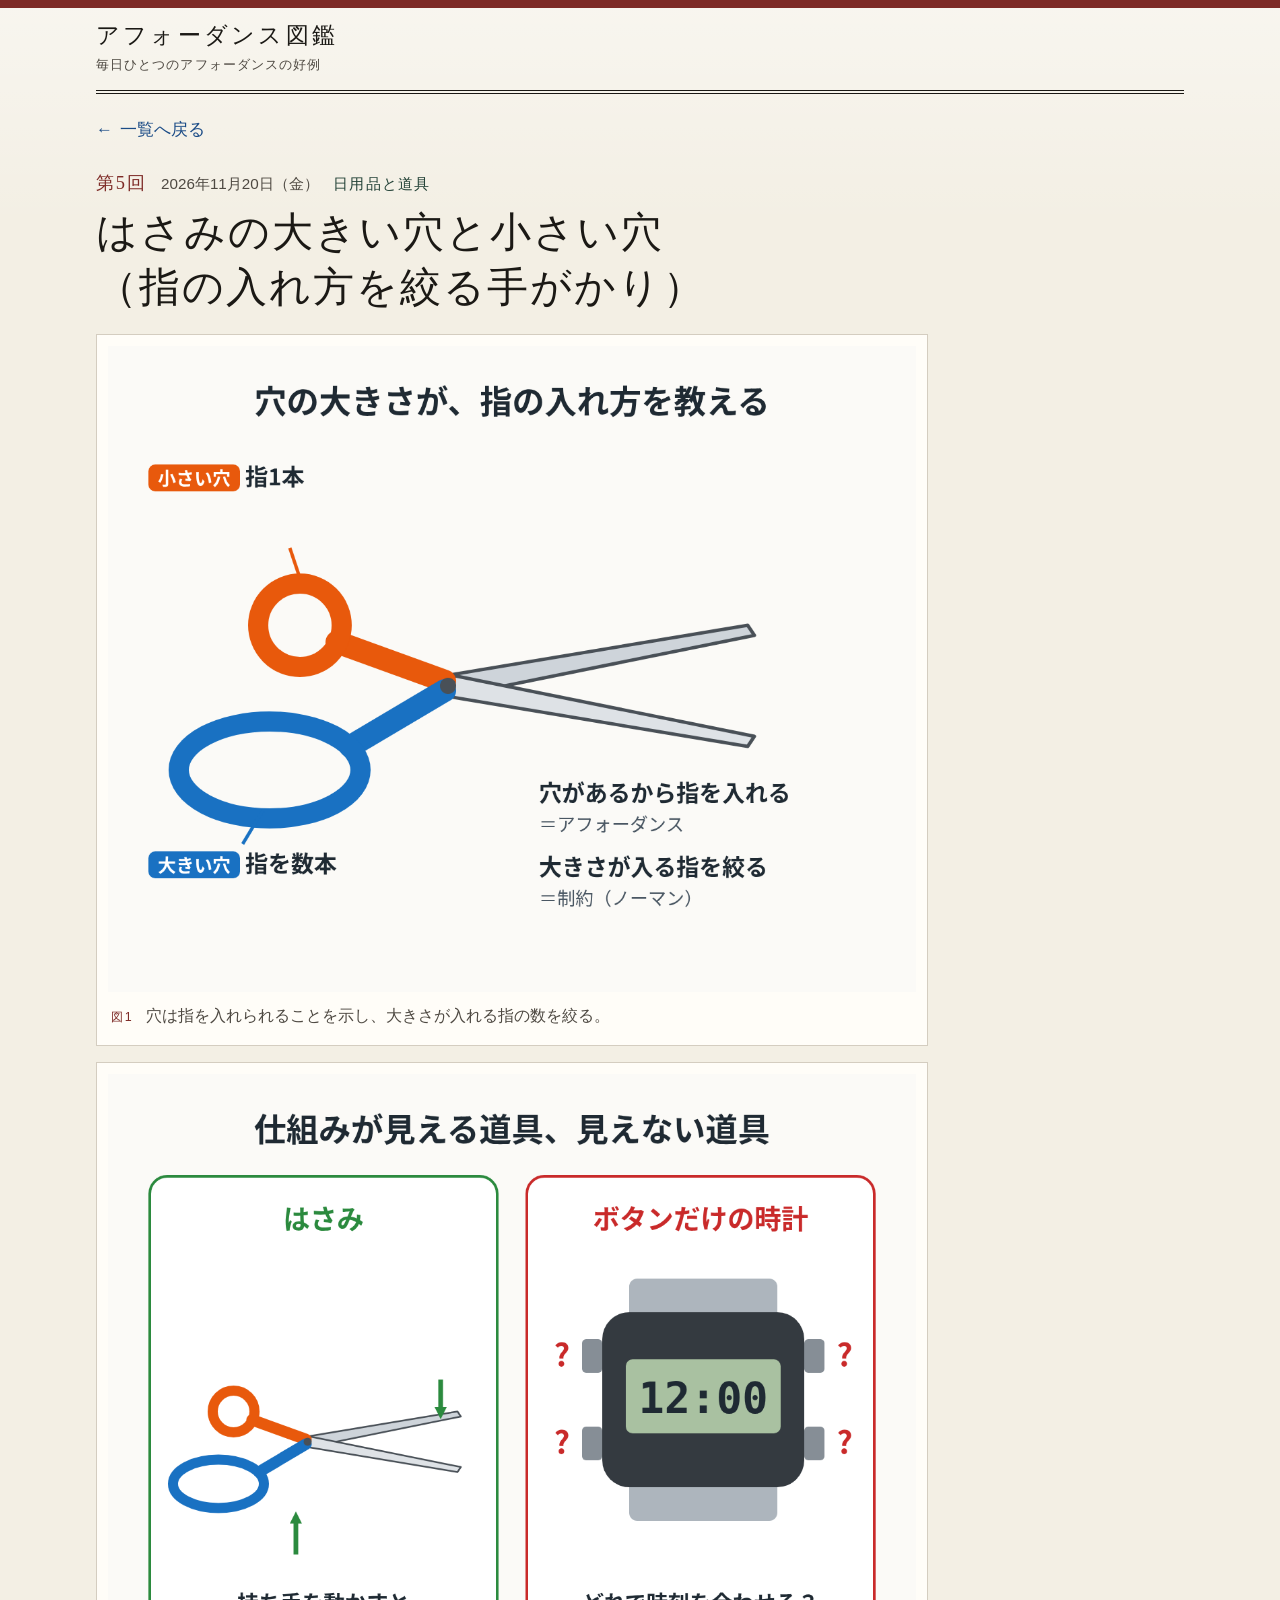
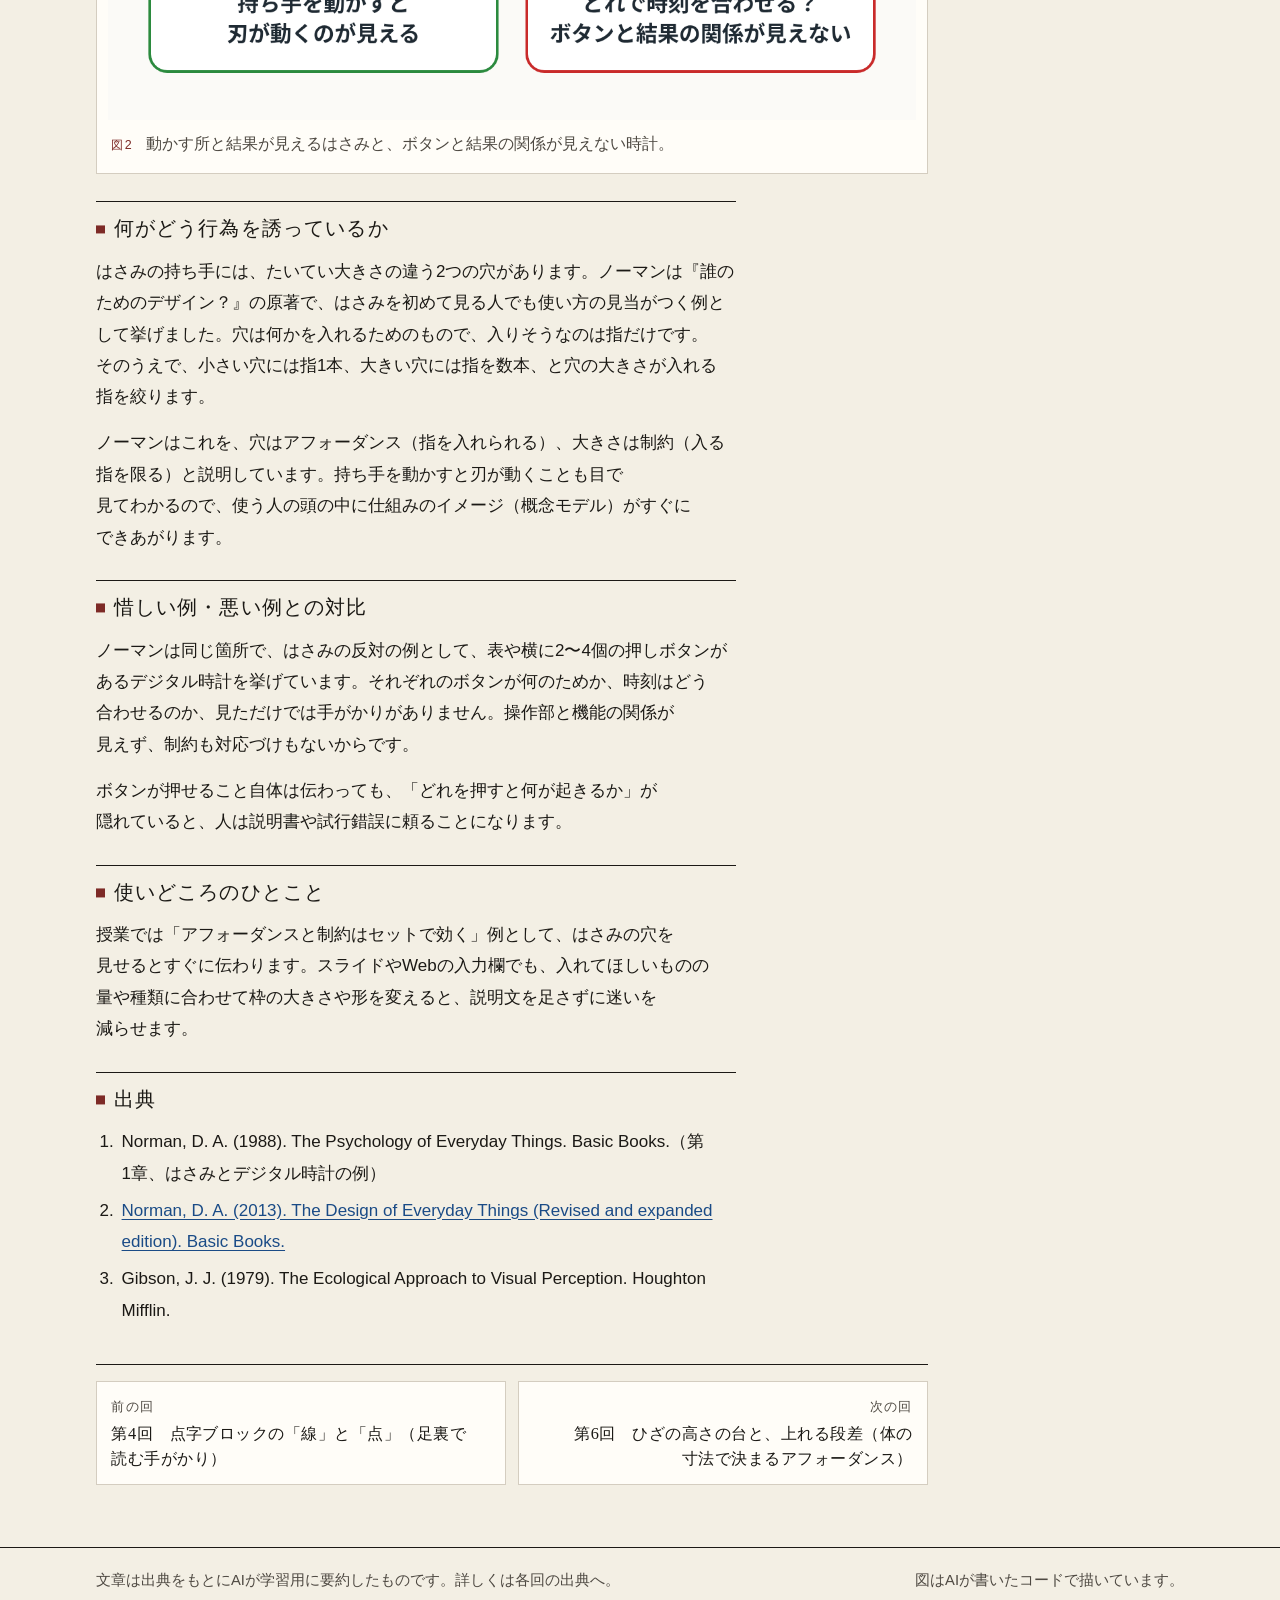
<file: entries/005.html>
<!DOCTYPE html>
<!-- scripts/build.py が data/entries.json から生成。手で編集しない。 -->
<html lang="ja">
<head>
<meta charset="utf-8">
<meta name="viewport" content="width=device-width, initial-scale=1">
<meta name="theme-color" content="#f3efe4">
<meta name="color-scheme" content="light">
<meta name="format-detection" content="telephone=no">
<meta name="generator" content="scripts/build.py">
<meta name="description" content="第5回（2026年11月20日（金））。はさみの大きい穴と小さい穴（指の入れ方を絞る手がかり）。分野は日用品と道具。">
<meta property="og:title" content="はさみの大きい穴と小さい穴（指の入れ方を絞る手がかり）｜第5回｜アフォーダンス図鑑">
<meta property="og:description" content="第5回（2026年11月20日（金））。はさみの大きい穴と小さい穴（指の入れ方を絞る手がかり）。分野は日用品と道具。">
<meta property="og:locale" content="ja_JP">
<title>はさみの大きい穴と小さい穴（指の入れ方を絞る手がかり）｜第5回｜アフォーダンス図鑑</title>
<link rel="icon" href="../favicon.svg" type="image/svg+xml">
<link rel="stylesheet" href="../styles.css">
<meta property="og:type" content="article">
<meta property="article:published_time" content="2026-11-20">
<link rel="prev" href="004.html">
<link rel="next" href="006.html">
</head>
<body class="page-entry">
<a class="skip" href="#main">本文へスキップ</a>
<header class="masthead">
  <div class="wrap">
    <p class="brand"><a href="../index.html">アフォーダンス図鑑</a></p>
    <p class="tagline">毎日ひとつのアフォーダンスの好例</p>
    <div class="masthead-rule" aria-hidden="true"></div>
  </div>
</header>
<main id="main" tabindex="-1">
<div class="wrap">
<article class="entry">
  <p class="back"><a href="../index.html">一覧へ戻る</a></p>
  <header class="entry-header">
    <p class="entry-kicker">
      <span class="entry-no">第5回</span>
      <time datetime="2026-11-20">2026年11月20日（金）</time>
      <span class="entry-category">日用品と道具</span>
    </p>
    <h1 class="entry-title">はさみの大きい穴と小さい穴（指の入れ方を絞る手がかり）</h1>
  </header>
  <div class="plates">
    <figure class="plate">
      <img src="../images/005-1.png" alt="はさみの図。オレンジの小さい丸い穴には指1本、青い大きい楕円の穴には指を数本、と注記がある。穴があるから指を入れる＝アフォーダンス、大きさが入る指を絞る＝制約（ノーマン）と書かれている。" width="1200" height="960" loading="eager" fetchpriority="high">
      <figcaption>
        <span class="fig-no">図1</span> 穴は指を入れられることを示し、大きさが入れる指の数を絞る。
      </figcaption>
    </figure>
    <figure class="plate">
      <img src="../images/005-2.png" alt="2枚の比較図。左の緑の枠は、はさみで、持ち手と刃に動きの矢印があり「持ち手を動かすと刃が動くのが見える」。右の赤の枠は、側面に4つのボタンがあるデジタル時計で、各ボタンに疑問符があり「どれで時刻を合わせる？ボタンと結果の関係が見えない」。" width="1200" height="960" loading="lazy" decoding="async">
      <figcaption>
        <span class="fig-no">図2</span> 動かす所と結果が見えるはさみと、ボタンと結果の関係が見えない時計。
      </figcaption>
    </figure>
  </div>
  <section class="entry-section">
    <h2>何がどう行為を誘っているか</h2>
    <p>はさみの持ち手には、たいてい大きさの違う2つの穴があります。ノーマンは『誰のためのデザイン？』の原著で、はさみを初めて見る人でも使い方の見当がつく例として挙げました。穴は何かを入れるためのもので、入りそうなのは指だけです。そのうえで、小さい穴には指1本、大きい穴には指を数本、と穴の大きさが入れる指を絞ります。</p>
    <p>ノーマンはこれを、穴はアフォーダンス（指を入れられる）、大きさは制約（入る指を限る）と説明しています。持ち手を動かすと刃が動くことも目で見てわかるので、使う人の頭の中に仕組みのイメージ（概念モデル）がすぐにできあがります。</p>
  </section>
  <section class="entry-section">
    <h2>惜しい例・悪い例との対比</h2>
    <p>ノーマンは同じ箇所で、はさみの反対の例として、表や横に2〜4個の押しボタンがあるデジタル時計を挙げています。それぞれのボタンが何のためか、時刻はどう合わせるのか、見ただけでは手がかりがありません。操作部と機能の関係が見えず、制約も対応づけもないからです。</p>
    <p>ボタンが押せること自体は伝わっても、「どれを押すと何が起きるか」が隠れていると、人は説明書や試行錯誤に頼ることになります。</p>
  </section>
  <section class="entry-section">
    <h2>使いどころのひとこと</h2>
    <p>授業では「アフォーダンスと制約はセットで効く」例として、はさみの穴を見せるとすぐに伝わります。スライドやWebの入力欄でも、入れてほしいものの量や種類に合わせて枠の大きさや形を変えると、説明文を足さずに迷いを減らせます。</p>
  </section>
  <section class="entry-section sources">
    <h2>出典</h2>
    <ol>
      <li>Norman, D. A. (1988). The Psychology of Everyday Things. Basic Books.（第1章、はさみとデジタル時計の例）</li>
      <li><a href="https://jnd.org/books/the-design-of-everyday-things-revised-and-expanded-edition/">Norman, D. A. (2013). The Design of Everyday Things (Revised and expanded edition). Basic Books.</a></li>
      <li>Gibson, J. J. (1979). The Ecological Approach to Visual Perception. Houghton Mifflin.</li>
    </ol>
  </section>
  <nav class="pager" aria-label="前後の回">
  <a class="prev" href="004.html" rel="prev">
    <span class="pager-dir">前の回</span>
    <span class="pager-title">第4回　点字ブロックの「線」と「点」（足裏で読む手がかり）</span>
  </a>
  <a class="next" href="006.html" rel="next">
    <span class="pager-dir">次の回</span>
    <span class="pager-title">第6回　ひざの高さの台と、上れる段差（体の寸法で決まるアフォーダンス）</span>
  </a>
  </nav>
</article>
</div>
</main>
<footer class="colophon">
<div class="wrap">
    <p>文章は出典をもとにAIが学習用に要約したものです。詳しくは各回の出典へ。</p>
    <p>図はAIが書いたコードで描いています。</p>
</div>
</footer>
</body>
</html>
</file>
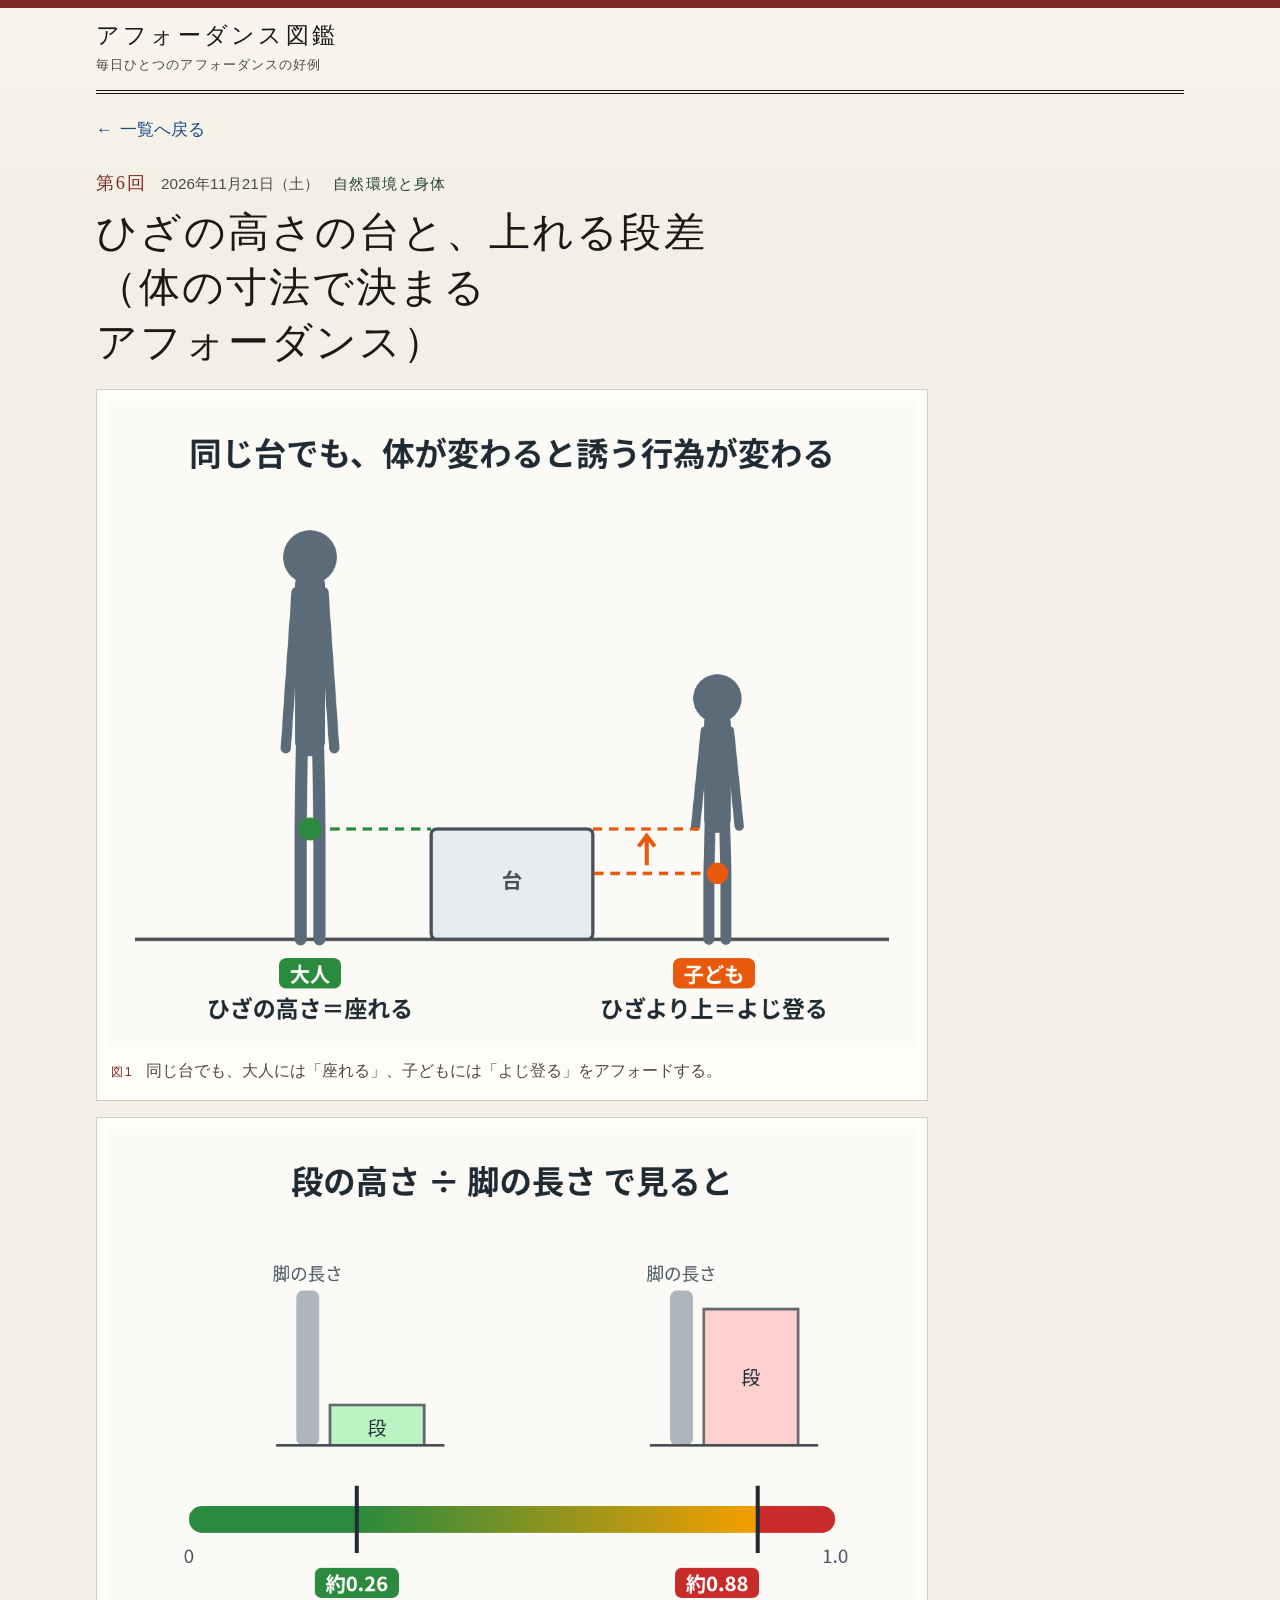
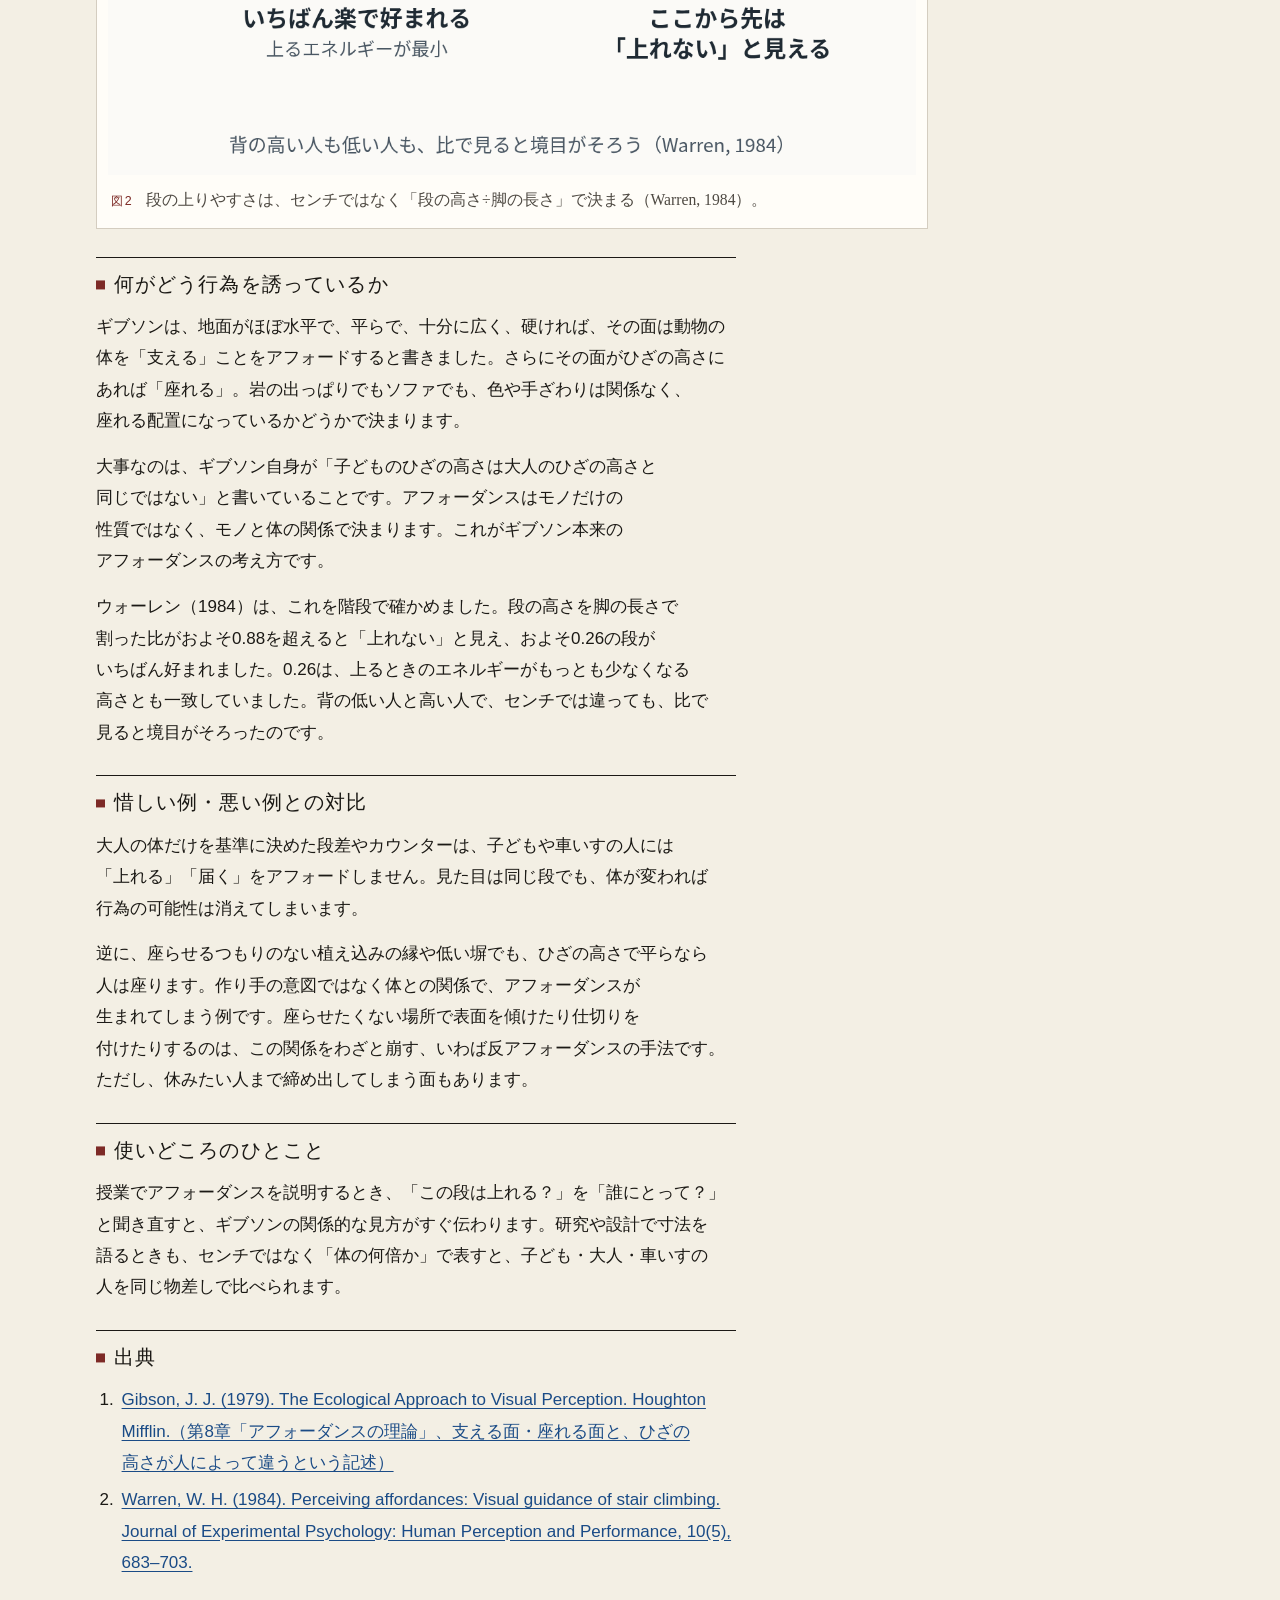
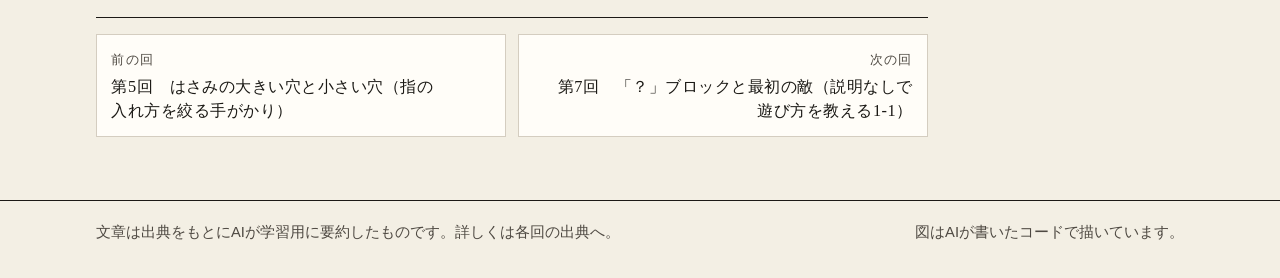
<file: entries/006.html>
<!DOCTYPE html>
<!-- scripts/build.py が data/entries.json から生成。手で編集しない。 -->
<html lang="ja">
<head>
<meta charset="utf-8">
<meta name="viewport" content="width=device-width, initial-scale=1">
<meta name="theme-color" content="#f3efe4">
<meta name="color-scheme" content="light">
<meta name="format-detection" content="telephone=no">
<meta name="generator" content="scripts/build.py">
<meta name="description" content="第6回（2026年11月21日（土））。ひざの高さの台と、上れる段差（体の寸法で決まるアフォーダンス）。分野は自然環境と身体。">
<meta property="og:title" content="ひざの高さの台と、上れる段差（体の寸法で決まるアフォーダンス）｜第6回｜アフォーダンス図鑑">
<meta property="og:description" content="第6回（2026年11月21日（土））。ひざの高さの台と、上れる段差（体の寸法で決まるアフォーダンス）。分野は自然環境と身体。">
<meta property="og:locale" content="ja_JP">
<title>ひざの高さの台と、上れる段差（体の寸法で決まるアフォーダンス）｜第6回｜アフォーダンス図鑑</title>
<link rel="icon" href="../favicon.svg" type="image/svg+xml">
<link rel="stylesheet" href="../styles.css">
<meta property="og:type" content="article">
<meta property="article:published_time" content="2026-11-21">
<link rel="prev" href="005.html">
<link rel="next" href="007.html">
</head>
<body class="page-entry">
<a class="skip" href="#main">本文へスキップ</a>
<header class="masthead">
  <div class="wrap">
    <p class="brand"><a href="../index.html">アフォーダンス図鑑</a></p>
    <p class="tagline">毎日ひとつのアフォーダンスの好例</p>
    <div class="masthead-rule" aria-hidden="true"></div>
  </div>
</header>
<main id="main" tabindex="-1">
<div class="wrap">
<article class="entry">
  <p class="back"><a href="../index.html">一覧へ戻る</a></p>
  <header class="entry-header">
    <p class="entry-kicker">
      <span class="entry-no">第6回</span>
      <time datetime="2026-11-21">2026年11月21日（土）</time>
      <span class="entry-category">自然環境と身体</span>
    </p>
    <h1 class="entry-title">ひざの高さの台と、上れる段差（体の寸法で決まるアフォーダンス）</h1>
  </header>
  <div class="plates">
    <figure class="plate">
      <img src="../images/006-1.png" alt="同じ高さの台の左に大人、右に子どもが立つ図。大人のひざ（緑の点）は台の上面と同じ高さで「大人：ひざの高さ＝座れる」。子どものひざ（オレンジの点）は台の上面より低く、上向きの矢印があり「子ども：ひざより上＝よじ登る」。" width="1200" height="960" loading="eager" fetchpriority="high">
      <figcaption>
        <span class="fig-no">図1</span> 同じ台でも、大人には「座れる」、子どもには「よじ登る」をアフォードする。
      </figcaption>
    </figure>
    <figure class="plate">
      <img src="../images/006-2.png" alt="段の高さを脚の長さで割った比を、0から1.0の横棒で示した図。約0.26の位置に低い段の絵と「いちばん楽で好まれる（上るエネルギーが最小）」、約0.88の位置に脚の長さに近い高い段の絵と「ここから先は『上れない』と見える」。下に「背の高い人も低い人も、比で見ると境目がそろう（Warren, 1984）」。" width="1200" height="960" loading="lazy" decoding="async">
      <figcaption>
        <span class="fig-no">図2</span> 段の上りやすさは、センチではなく「段の高さ÷脚の長さ」で決まる（Warren, 1984）。
      </figcaption>
    </figure>
  </div>
  <section class="entry-section">
    <h2>何がどう行為を誘っているか</h2>
    <p>ギブソンは、地面がほぼ水平で、平らで、十分に広く、硬ければ、その面は動物の体を「支える」ことをアフォードすると書きました。さらにその面がひざの高さにあれば「座れる」。岩の出っぱりでもソファでも、色や手ざわりは関係なく、座れる配置になっているかどうかで決まります。</p>
    <p>大事なのは、ギブソン自身が「子どものひざの高さは大人のひざの高さと同じではない」と書いていることです。アフォーダンスはモノだけの性質ではなく、モノと体の関係で決まります。これがギブソン本来のアフォーダンスの考え方です。</p>
    <p>ウォーレン（1984）は、これを階段で確かめました。段の高さを脚の長さで割った比がおよそ0.88を超えると「上れない」と見え、およそ0.26の段がいちばん好まれました。0.26は、上るときのエネルギーがもっとも少なくなる高さとも一致していました。背の低い人と高い人で、センチでは違っても、比で見ると境目がそろったのです。</p>
  </section>
  <section class="entry-section">
    <h2>惜しい例・悪い例との対比</h2>
    <p>大人の体だけを基準に決めた段差やカウンターは、子どもや車いすの人には「上れる」「届く」をアフォードしません。見た目は同じ段でも、体が変われば行為の可能性は消えてしまいます。</p>
    <p>逆に、座らせるつもりのない植え込みの縁や低い塀でも、ひざの高さで平らなら人は座ります。作り手の意図ではなく体との関係で、アフォーダンスが生まれてしまう例です。座らせたくない場所で表面を傾けたり仕切りを付けたりするのは、この関係をわざと崩す、いわば反アフォーダンスの手法です。ただし、休みたい人まで締め出してしまう面もあります。</p>
  </section>
  <section class="entry-section">
    <h2>使いどころのひとこと</h2>
    <p>授業でアフォーダンスを説明するとき、「この段は上れる？」を「誰にとって？」と聞き直すと、ギブソンの関係的な見方がすぐ伝わります。研究や設計で寸法を語るときも、センチではなく「体の何倍か」で表すと、子ども・大人・車いすの人を同じ物差しで比べられます。</p>
  </section>
  <section class="entry-section sources">
    <h2>出典</h2>
    <ol>
      <li><a href="https://www.taylorfrancis.com/chapters/mono/10.4324/9780203767764-14/theory-affordances-james-gibson">Gibson, J. J. (1979). The Ecological Approach to Visual Perception. Houghton Mifflin.（第8章「アフォーダンスの理論」、支える面・座れる面と、ひざの高さが人によって違うという記述）</a></li>
      <li><a href="https://doi.org/10.1037/0096-1523.10.5.683">Warren, W. H. (1984). Perceiving affordances: Visual guidance of stair climbing. Journal of Experimental Psychology: Human Perception and Performance, 10(5), 683–703.</a></li>
    </ol>
  </section>
  <nav class="pager" aria-label="前後の回">
  <a class="prev" href="005.html" rel="prev">
    <span class="pager-dir">前の回</span>
    <span class="pager-title">第5回　はさみの大きい穴と小さい穴（指の入れ方を絞る手がかり）</span>
  </a>
  <a class="next" href="007.html" rel="next">
    <span class="pager-dir">次の回</span>
    <span class="pager-title">第7回　「？」ブロックと最初の敵（説明なしで遊び方を教える1-1）</span>
  </a>
  </nav>
</article>
</div>
</main>
<footer class="colophon">
<div class="wrap">
    <p>文章は出典をもとにAIが学習用に要約したものです。詳しくは各回の出典へ。</p>
    <p>図はAIが書いたコードで描いています。</p>
</div>
</footer>
</body>
</html>
</file>
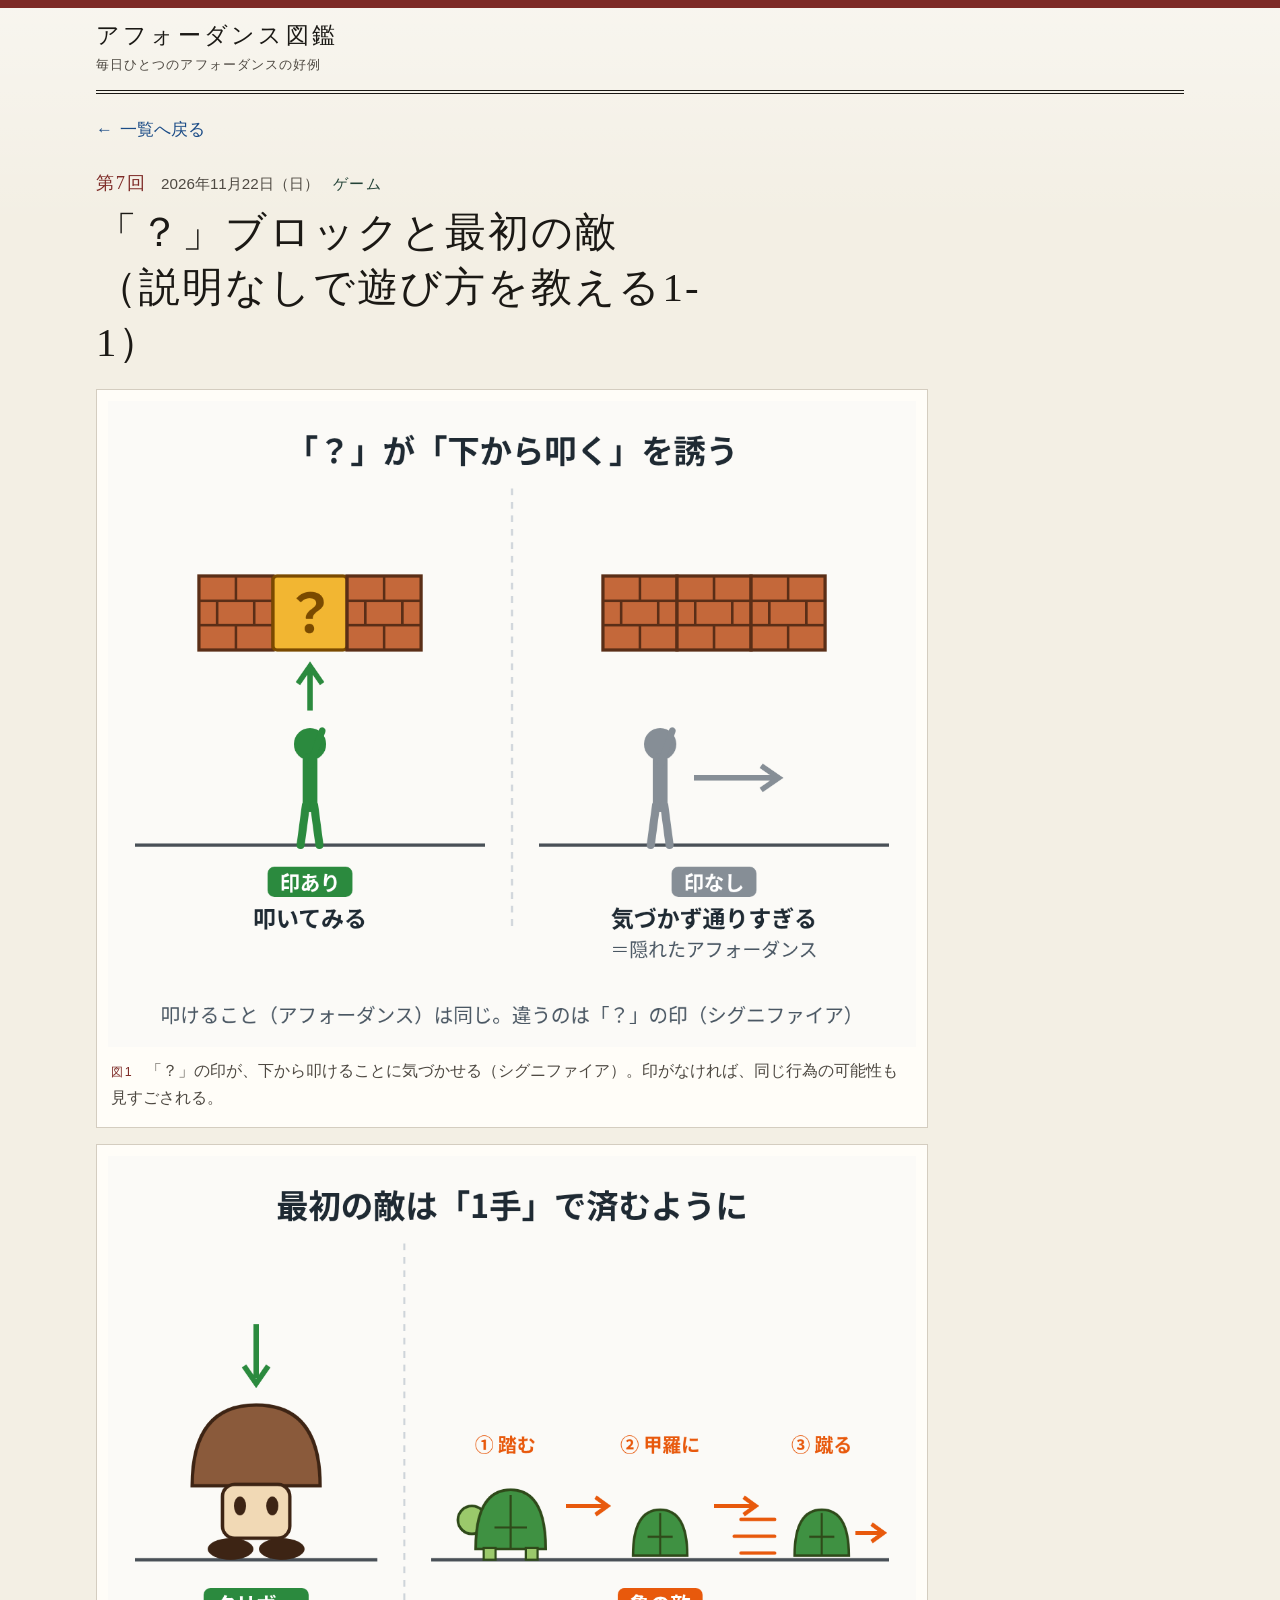
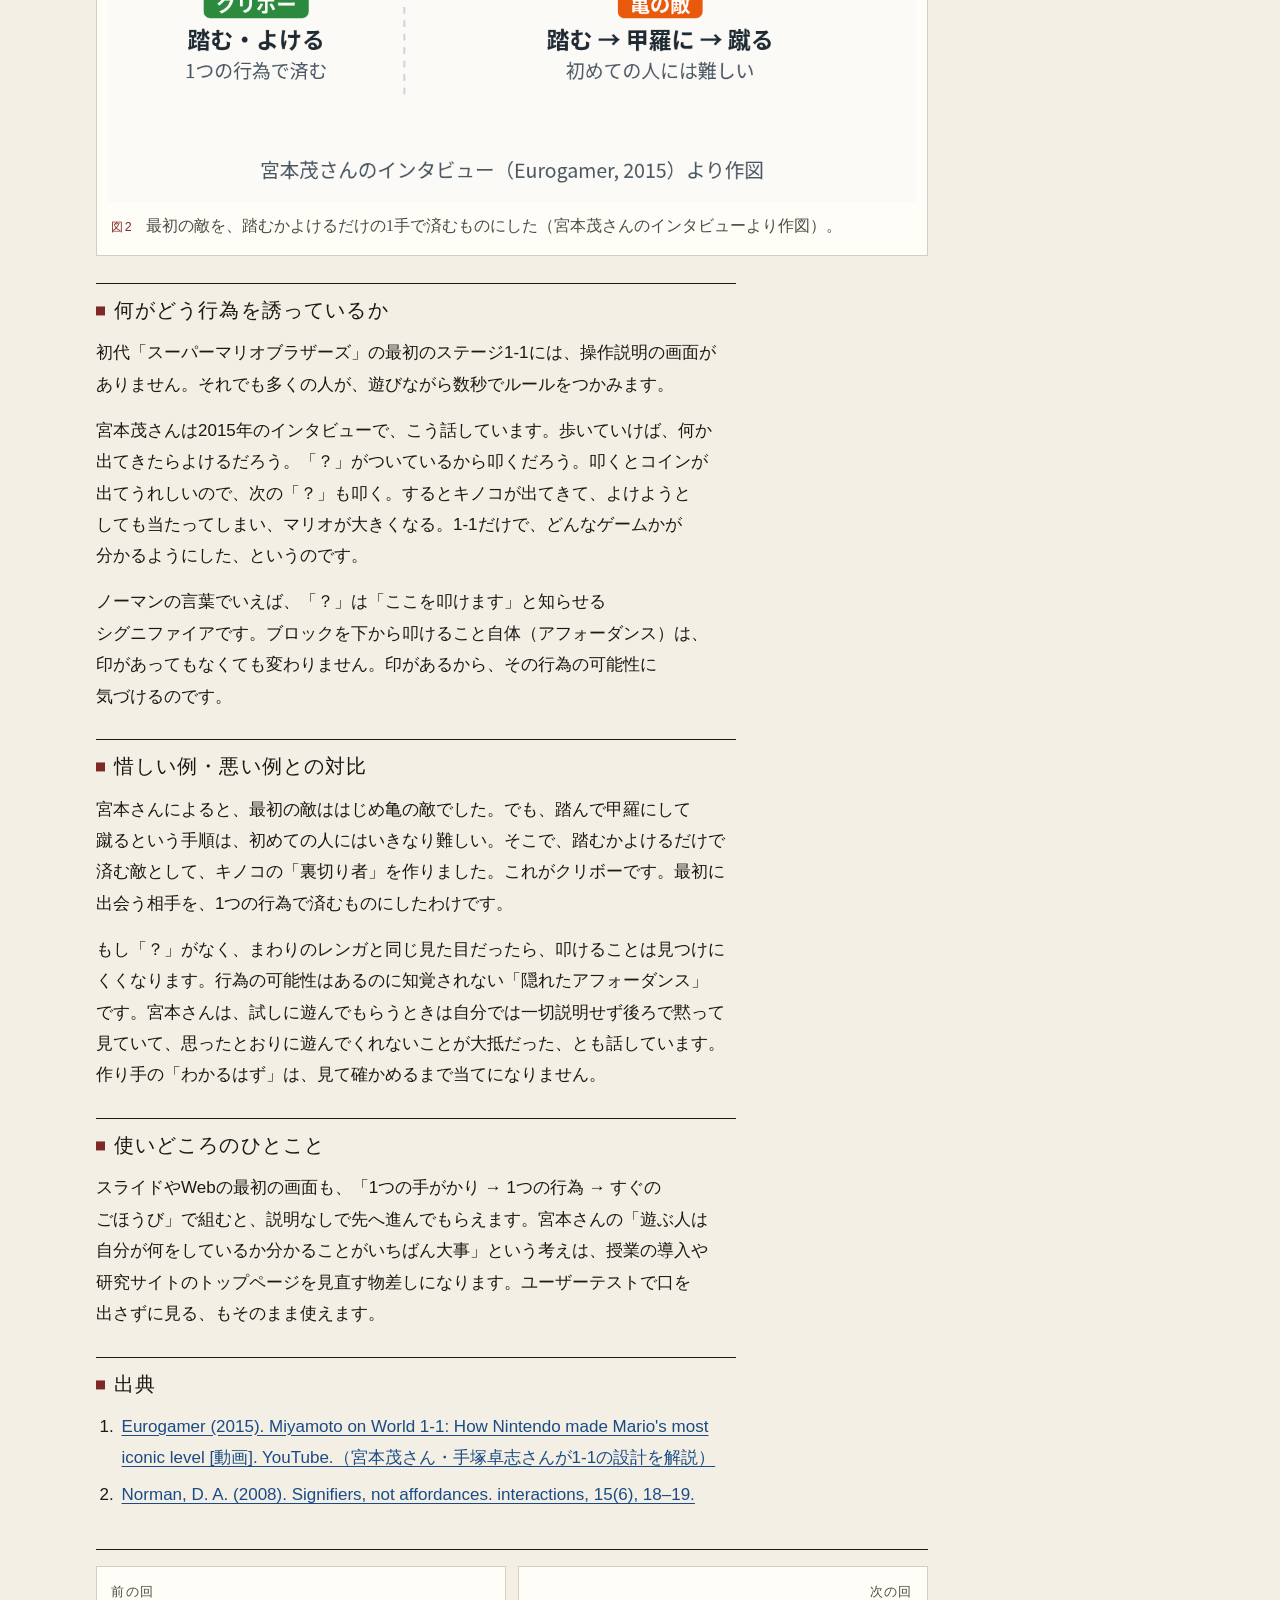
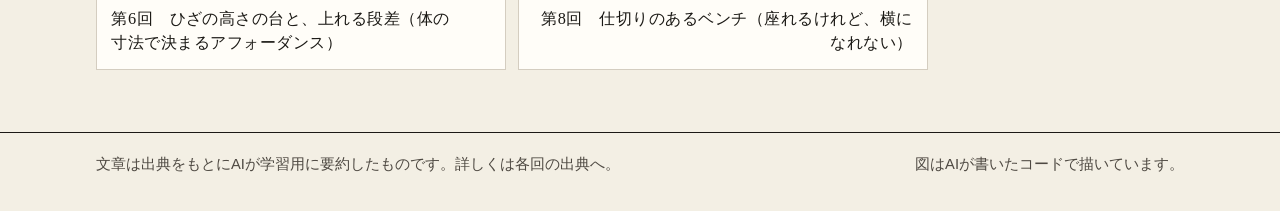
<file: entries/007.html>
<!DOCTYPE html>
<!-- scripts/build.py が data/entries.json から生成。手で編集しない。 -->
<html lang="ja">
<head>
<meta charset="utf-8">
<meta name="viewport" content="width=device-width, initial-scale=1">
<meta name="theme-color" content="#f3efe4">
<meta name="color-scheme" content="light">
<meta name="format-detection" content="telephone=no">
<meta name="generator" content="scripts/build.py">
<meta name="description" content="第7回（2026年11月22日（日））。「？」ブロックと最初の敵（説明なしで遊び方を教える1-1）。分野はゲーム。">
<meta property="og:title" content="「？」ブロックと最初の敵（説明なしで遊び方を教える1-1）｜第7回｜アフォーダンス図鑑">
<meta property="og:description" content="第7回（2026年11月22日（日））。「？」ブロックと最初の敵（説明なしで遊び方を教える1-1）。分野はゲーム。">
<meta property="og:locale" content="ja_JP">
<title>「？」ブロックと最初の敵（説明なしで遊び方を教える1-1）｜第7回｜アフォーダンス図鑑</title>
<link rel="icon" href="../favicon.svg" type="image/svg+xml">
<link rel="stylesheet" href="../styles.css">
<meta property="og:type" content="article">
<meta property="article:published_time" content="2026-11-22">
<link rel="prev" href="006.html">
<link rel="next" href="008.html">
</head>
<body class="page-entry">
<a class="skip" href="#main">本文へスキップ</a>
<header class="masthead">
  <div class="wrap">
    <p class="brand"><a href="../index.html">アフォーダンス図鑑</a></p>
    <p class="tagline">毎日ひとつのアフォーダンスの好例</p>
    <div class="masthead-rule" aria-hidden="true"></div>
  </div>
</header>
<main id="main" tabindex="-1">
<div class="wrap">
<article class="entry">
  <p class="back"><a href="../index.html">一覧へ戻る</a></p>
  <header class="entry-header">
    <p class="entry-kicker">
      <span class="entry-no">第7回</span>
      <time datetime="2026-11-22">2026年11月22日（日）</time>
      <span class="entry-category">ゲーム</span>
    </p>
    <h1 class="entry-title">「？」ブロックと最初の敵（説明なしで遊び方を教える1-1）</h1>
  </header>
  <div class="plates">
    <figure class="plate">
      <img src="../images/007-1.png" alt="左右の比較図。左は茶色いレンガの列の中央に黄色い「？」ブロックがあり、その下の人物から上向きの矢印、「印あり 叩いてみる」。右は同じ見た目のレンガだけが並び、人物は右へ通りすぎ、「印なし 気づかず通りすぎる＝隠れたアフォーダンス」。下に「叩けること（アフォーダンス）は同じ。違うのは『？』の印（シグニファイア）」。" width="1200" height="960" loading="eager" fetchpriority="high">
      <figcaption>
        <span class="fig-no">図1</span> 「？」の印が、下から叩けることに気づかせる（シグニファイア）。印がなければ、同じ行為の可能性も見すごされる。
      </figcaption>
    </figure>
    <figure class="plate">
      <img src="../images/007-2.png" alt="左右の比較図。左はキノコ形の敵に上から下向きの矢印、「クリボー 踏む・よける 1つの行為で済む」。右は亀の敵が①踏む ②甲羅に ③蹴る の3段階で描かれ、「亀の敵 踏む→甲羅に→蹴る 初めての人には難しい」。下に「宮本茂さんのインタビュー（Eurogamer, 2015）より作図」。" width="1200" height="960" loading="lazy" decoding="async">
      <figcaption>
        <span class="fig-no">図2</span> 最初の敵を、踏むかよけるだけの1手で済むものにした（宮本茂さんのインタビューより作図）。
      </figcaption>
    </figure>
  </div>
  <section class="entry-section">
    <h2>何がどう行為を誘っているか</h2>
    <p>初代「スーパーマリオブラザーズ」の最初のステージ1-1には、操作説明の画面がありません。それでも多くの人が、遊びながら数秒でルールをつかみます。</p>
    <p>宮本茂さんは2015年のインタビューで、こう話しています。歩いていけば、何か出てきたらよけるだろう。「？」がついているから叩くだろう。叩くとコインが出てうれしいので、次の「？」も叩く。するとキノコが出てきて、よけようとしても当たってしまい、マリオが大きくなる。1-1だけで、どんなゲームかが分かるようにした、というのです。</p>
    <p>ノーマンの言葉でいえば、「？」は「ここを叩けます」と知らせるシグニファイアです。ブロックを下から叩けること自体（アフォーダンス）は、印があってもなくても変わりません。印があるから、その行為の可能性に気づけるのです。</p>
  </section>
  <section class="entry-section">
    <h2>惜しい例・悪い例との対比</h2>
    <p>宮本さんによると、最初の敵ははじめ亀の敵でした。でも、踏んで甲羅にして蹴るという手順は、初めての人にはいきなり難しい。そこで、踏むかよけるだけで済む敵として、キノコの「裏切り者」を作りました。これがクリボーです。最初に出会う相手を、1つの行為で済むものにしたわけです。</p>
    <p>もし「？」がなく、まわりのレンガと同じ見た目だったら、叩けることは見つけにくくなります。行為の可能性はあるのに知覚されない「隠れたアフォーダンス」です。宮本さんは、試しに遊んでもらうときは自分では一切説明せず後ろで黙って見ていて、思ったとおりに遊んでくれないことが大抵だった、とも話しています。作り手の「わかるはず」は、見て確かめるまで当てになりません。</p>
  </section>
  <section class="entry-section">
    <h2>使いどころのひとこと</h2>
    <p>スライドやWebの最初の画面も、「1つの手がかり → 1つの行為 → すぐのごほうび」で組むと、説明なしで先へ進んでもらえます。宮本さんの「遊ぶ人は自分が何をしているか分かることがいちばん大事」という考えは、授業の導入や研究サイトのトップページを見直す物差しになります。ユーザーテストで口を出さずに見る、もそのまま使えます。</p>
  </section>
  <section class="entry-section sources">
    <h2>出典</h2>
    <ol>
      <li><a href="https://www.youtube.com/watch?v=zRGRJRUWafY">Eurogamer (2015). Miyamoto on World 1-1: How Nintendo made Mario&#x27;s most iconic level [動画]. YouTube.（宮本茂さん・手塚卓志さんが1-1の設計を解説）</a></li>
      <li><a href="https://doi.org/10.1145/1409040.1409044">Norman, D. A. (2008). Signifiers, not affordances. interactions, 15(6), 18–19.</a></li>
    </ol>
  </section>
  <nav class="pager" aria-label="前後の回">
  <a class="prev" href="006.html" rel="prev">
    <span class="pager-dir">前の回</span>
    <span class="pager-title">第6回　ひざの高さの台と、上れる段差（体の寸法で決まるアフォーダンス）</span>
  </a>
  <a class="next" href="008.html" rel="next">
    <span class="pager-dir">次の回</span>
    <span class="pager-title">第8回　仕切りのあるベンチ（座れるけれど、横になれない）</span>
  </a>
  </nav>
</article>
</div>
</main>
<footer class="colophon">
<div class="wrap">
    <p>文章は出典をもとにAIが学習用に要約したものです。詳しくは各回の出典へ。</p>
    <p>図はAIが書いたコードで描いています。</p>
</div>
</footer>
</body>
</html>
</file>
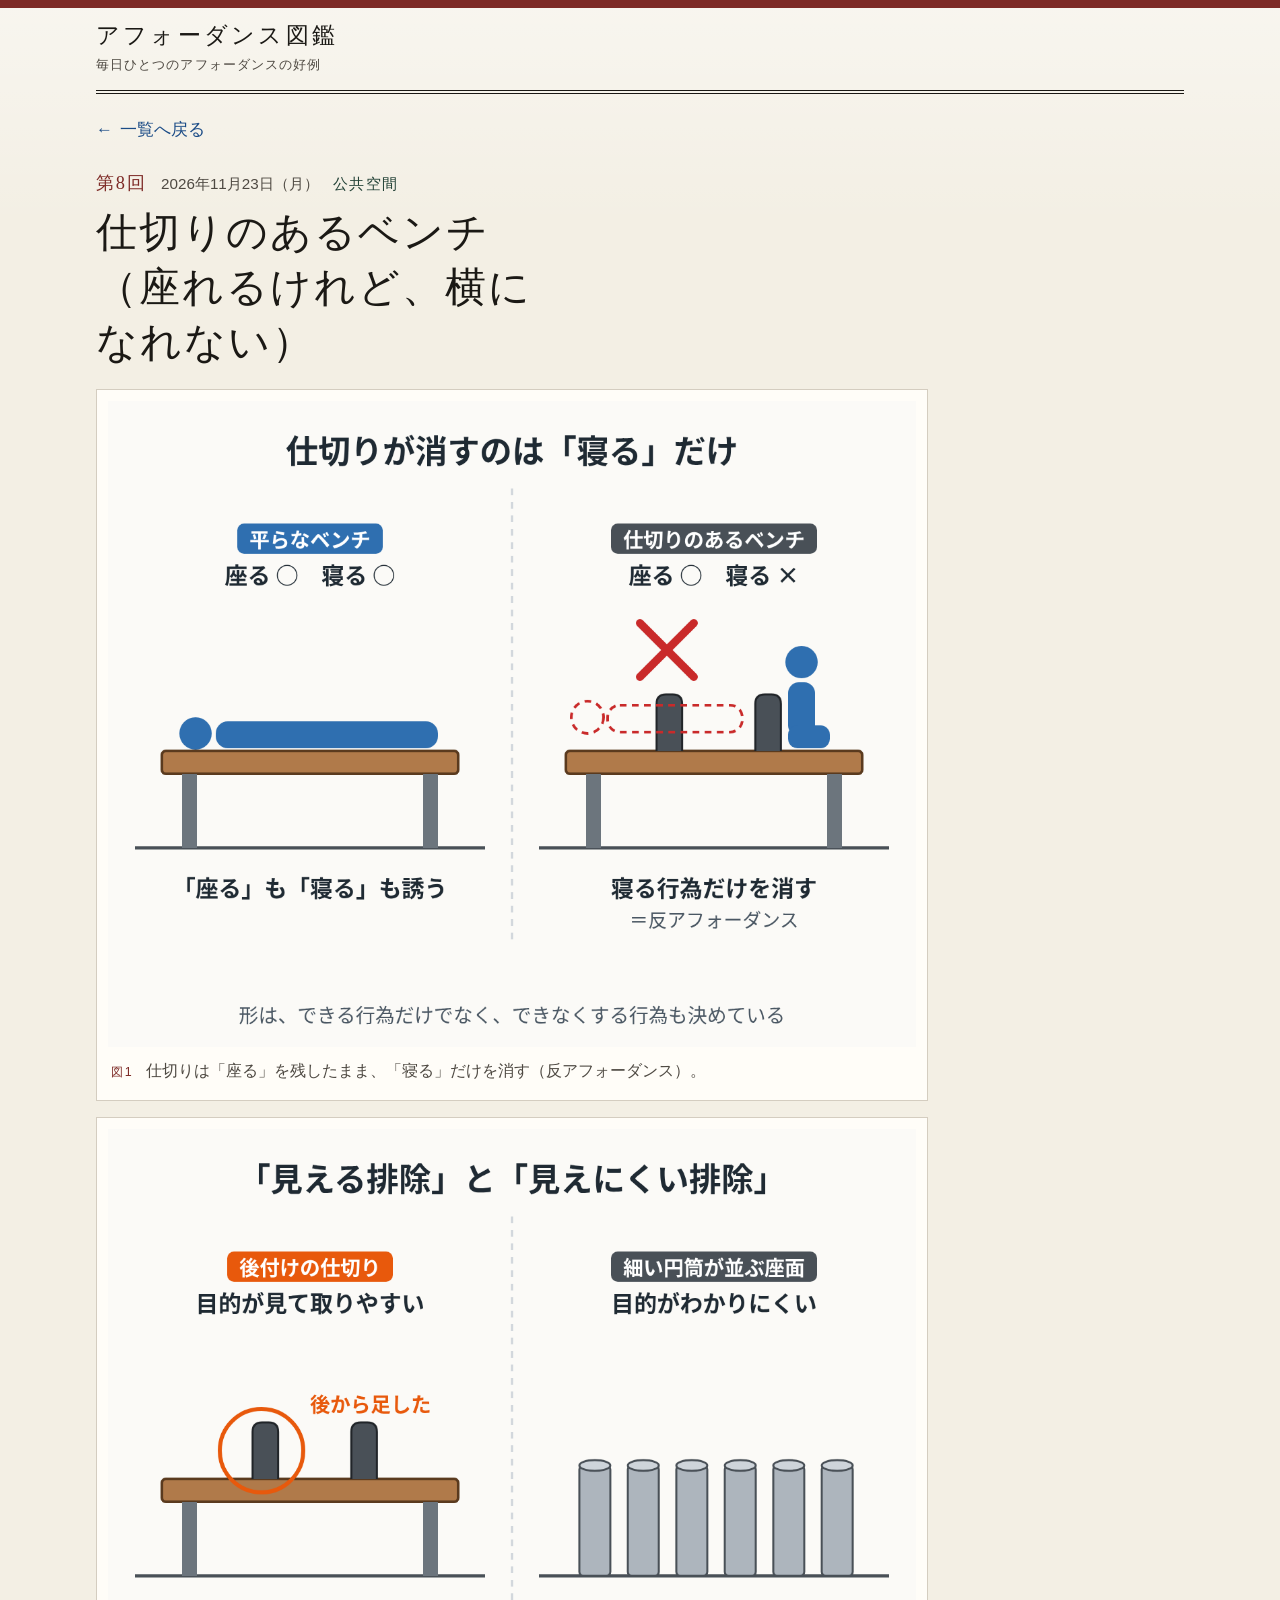
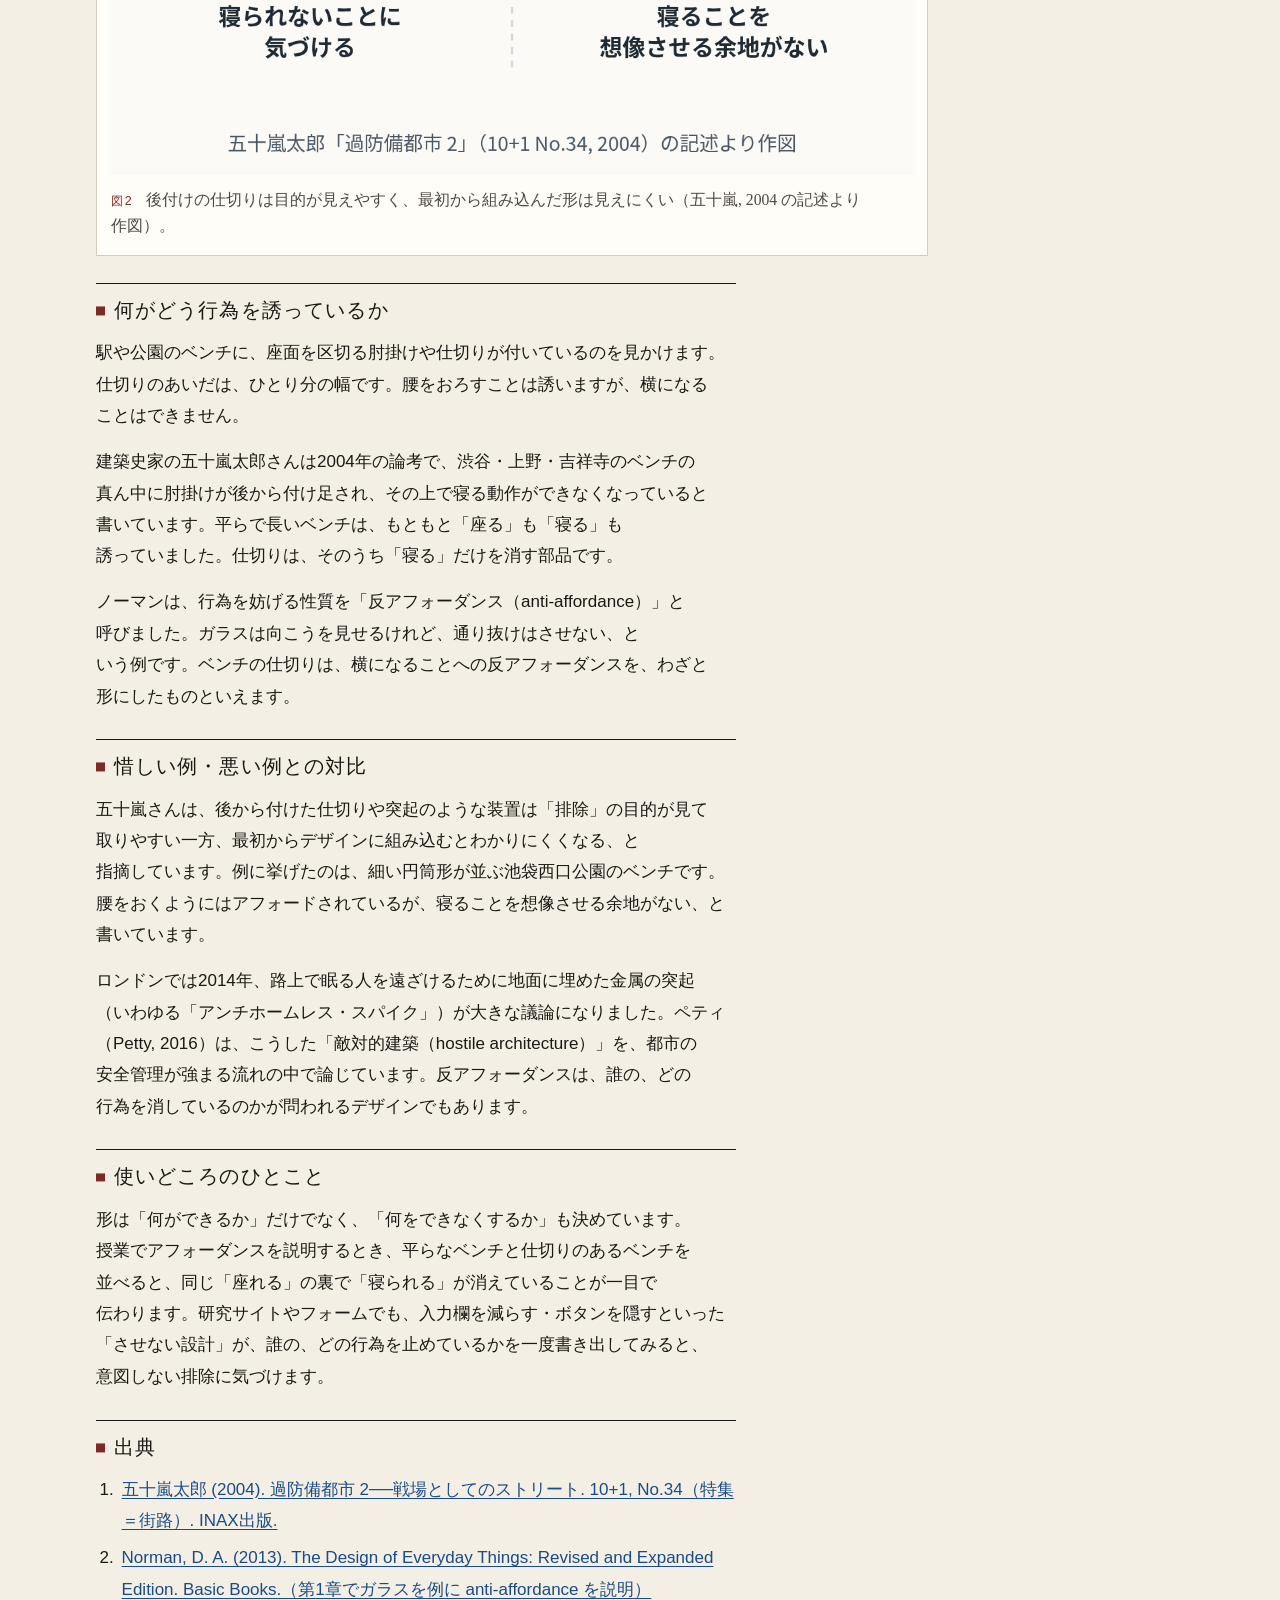
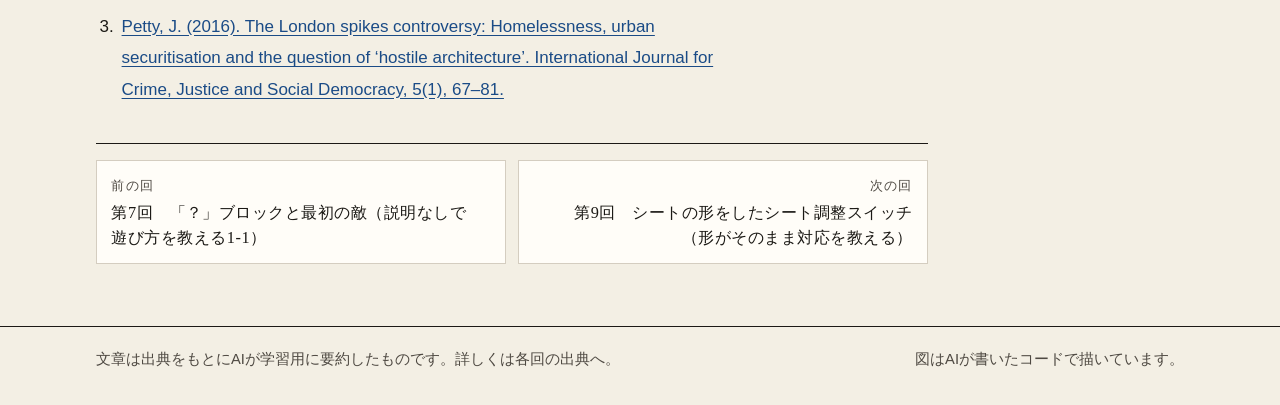
<file: entries/008.html>
<!DOCTYPE html>
<!-- scripts/build.py が data/entries.json から生成。手で編集しない。 -->
<html lang="ja">
<head>
<meta charset="utf-8">
<meta name="viewport" content="width=device-width, initial-scale=1">
<meta name="theme-color" content="#f3efe4">
<meta name="color-scheme" content="light">
<meta name="format-detection" content="telephone=no">
<meta name="generator" content="scripts/build.py">
<meta name="description" content="第8回（2026年11月23日（月））。仕切りのあるベンチ（座れるけれど、横になれない）。分野は公共空間。">
<meta property="og:title" content="仕切りのあるベンチ（座れるけれど、横になれない）｜第8回｜アフォーダンス図鑑">
<meta property="og:description" content="第8回（2026年11月23日（月））。仕切りのあるベンチ（座れるけれど、横になれない）。分野は公共空間。">
<meta property="og:locale" content="ja_JP">
<title>仕切りのあるベンチ（座れるけれど、横になれない）｜第8回｜アフォーダンス図鑑</title>
<link rel="icon" href="../favicon.svg" type="image/svg+xml">
<link rel="stylesheet" href="../styles.css">
<meta property="og:type" content="article">
<meta property="article:published_time" content="2026-11-23">
<link rel="prev" href="007.html">
<link rel="next" href="009.html">
</head>
<body class="page-entry">
<a class="skip" href="#main">本文へスキップ</a>
<header class="masthead">
  <div class="wrap">
    <p class="brand"><a href="../index.html">アフォーダンス図鑑</a></p>
    <p class="tagline">毎日ひとつのアフォーダンスの好例</p>
    <div class="masthead-rule" aria-hidden="true"></div>
  </div>
</header>
<main id="main" tabindex="-1">
<div class="wrap">
<article class="entry">
  <p class="back"><a href="../index.html">一覧へ戻る</a></p>
  <header class="entry-header">
    <p class="entry-kicker">
      <span class="entry-no">第8回</span>
      <time datetime="2026-11-23">2026年11月23日（月）</time>
      <span class="entry-category">公共空間</span>
    </p>
    <h1 class="entry-title">仕切りのあるベンチ（座れるけれど、横になれない）</h1>
  </header>
  <div class="plates">
    <figure class="plate">
      <img src="../images/008-1.png" alt="左右の比較図。左は平らなベンチに人が横になっていて「平らなベンチ 座る○ 寝る○」「『座る』も『寝る』も誘う」。右は座面に仕切りが2つあるベンチで、人は端に座り、横になる姿は点線で描かれて仕切りに重なり、赤い×。「仕切りのあるベンチ 座る○ 寝る×」「寝る行為だけを消す＝反アフォーダンス」。下に「形は、できる行為だけでなく、できなくする行為も決めている」。" width="1200" height="960" loading="eager" fetchpriority="high">
      <figcaption>
        <span class="fig-no">図1</span> 仕切りは「座る」を残したまま、「寝る」だけを消す（反アフォーダンス）。
      </figcaption>
    </figure>
    <figure class="plate">
      <img src="../images/008-2.png" alt="左右の比較図。左は仕切りのあるベンチで、仕切りの1つがオレンジの丸で囲まれ「後から足した」。「後付けの仕切り 目的が見て取りやすい」「寝られないことに気づける」。右は細い円筒が6本並ぶ座面で「細い円筒が並ぶ座面 目的がわかりにくい」「寝ることを想像させる余地がない」。下に「五十嵐太郎『過防備都市 2』（10+1 No.34, 2004）の記述より作図」。" width="1200" height="960" loading="lazy" decoding="async">
      <figcaption>
        <span class="fig-no">図2</span> 後付けの仕切りは目的が見えやすく、最初から組み込んだ形は見えにくい（五十嵐, 2004 の記述より作図）。
      </figcaption>
    </figure>
  </div>
  <section class="entry-section">
    <h2>何がどう行為を誘っているか</h2>
    <p>駅や公園のベンチに、座面を区切る肘掛けや仕切りが付いているのを見かけます。仕切りのあいだは、ひとり分の幅です。腰をおろすことは誘いますが、横になることはできません。</p>
    <p>建築史家の五十嵐太郎さんは2004年の論考で、渋谷・上野・吉祥寺のベンチの真ん中に肘掛けが後から付け足され、その上で寝る動作ができなくなっていると書いています。平らで長いベンチは、もともと「座る」も「寝る」も誘っていました。仕切りは、そのうち「寝る」だけを消す部品です。</p>
    <p>ノーマンは、行為を妨げる性質を「反アフォーダンス（anti-affordance）」と呼びました。ガラスは向こうを見せるけれど、通り抜けはさせない、という例です。ベンチの仕切りは、横になることへの反アフォーダンスを、わざと形にしたものといえます。</p>
  </section>
  <section class="entry-section">
    <h2>惜しい例・悪い例との対比</h2>
    <p>五十嵐さんは、後から付けた仕切りや突起のような装置は「排除」の目的が見て取りやすい一方、最初からデザインに組み込むとわかりにくくなる、と指摘しています。例に挙げたのは、細い円筒形が並ぶ池袋西口公園のベンチです。腰をおくようにはアフォードされているが、寝ることを想像させる余地がない、と書いています。</p>
    <p>ロンドンでは2014年、路上で眠る人を遠ざけるために地面に埋めた金属の突起（いわゆる「アンチホームレス・スパイク」）が大きな議論になりました。ペティ（Petty, 2016）は、こうした「敵対的建築（hostile architecture）」を、都市の安全管理が強まる流れの中で論じています。反アフォーダンスは、誰の、どの行為を消しているのかが問われるデザインでもあります。</p>
  </section>
  <section class="entry-section">
    <h2>使いどころのひとこと</h2>
    <p>形は「何ができるか」だけでなく、「何をできなくするか」も決めています。授業でアフォーダンスを説明するとき、平らなベンチと仕切りのあるベンチを並べると、同じ「座れる」の裏で「寝られる」が消えていることが一目で伝わります。研究サイトやフォームでも、入力欄を減らす・ボタンを隠すといった「させない設計」が、誰の、どの行為を止めているかを一度書き出してみると、意図しない排除に気づけます。</p>
  </section>
  <section class="entry-section sources">
    <h2>出典</h2>
    <ol>
      <li><a href="https://db.10plus1.jp/backnumber/article/articleid/1169/">五十嵐太郎 (2004). 過防備都市 2──戦場としてのストリート. 10+1, No.34（特集＝街路）. INAX出版.</a></li>
      <li><a href="https://jnd.org/books/the-design-of-everyday-things-revised-and-expanded-edition/">Norman, D. A. (2013). The Design of Everyday Things: Revised and Expanded Edition. Basic Books.（第1章でガラスを例に anti-affordance を説明）</a></li>
      <li><a href="https://doi.org/10.5204/ijcjsd.v5i1.286">Petty, J. (2016). The London spikes controversy: Homelessness, urban securitisation and the question of ‘hostile architecture’. International Journal for Crime, Justice and Social Democracy, 5(1), 67–81.</a></li>
    </ol>
  </section>
  <nav class="pager" aria-label="前後の回">
  <a class="prev" href="007.html" rel="prev">
    <span class="pager-dir">前の回</span>
    <span class="pager-title">第7回　「？」ブロックと最初の敵（説明なしで遊び方を教える1-1）</span>
  </a>
  <a class="next" href="009.html" rel="next">
    <span class="pager-dir">次の回</span>
    <span class="pager-title">第9回　シートの形をしたシート調整スイッチ（形がそのまま対応を教える）</span>
  </a>
  </nav>
</article>
</div>
</main>
<footer class="colophon">
<div class="wrap">
    <p>文章は出典をもとにAIが学習用に要約したものです。詳しくは各回の出典へ。</p>
    <p>図はAIが書いたコードで描いています。</p>
</div>
</footer>
</body>
</html>
</file>
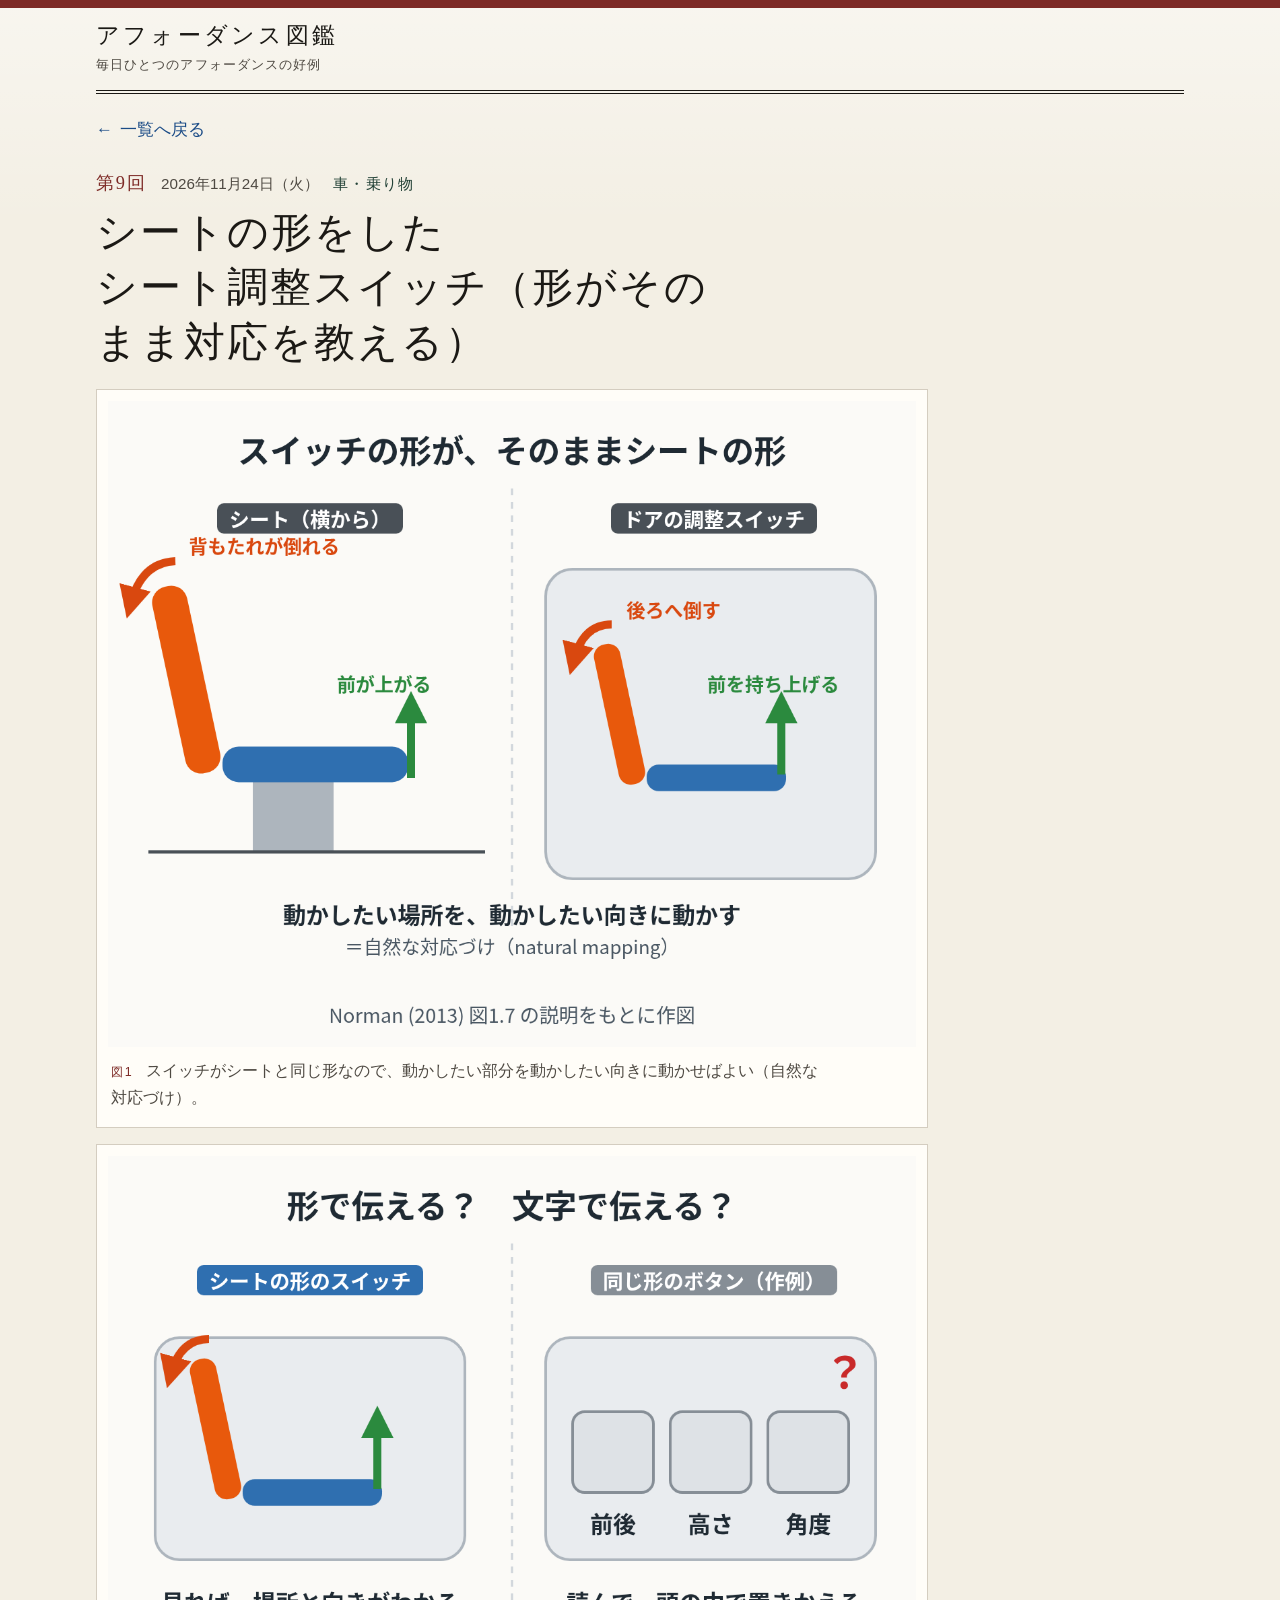
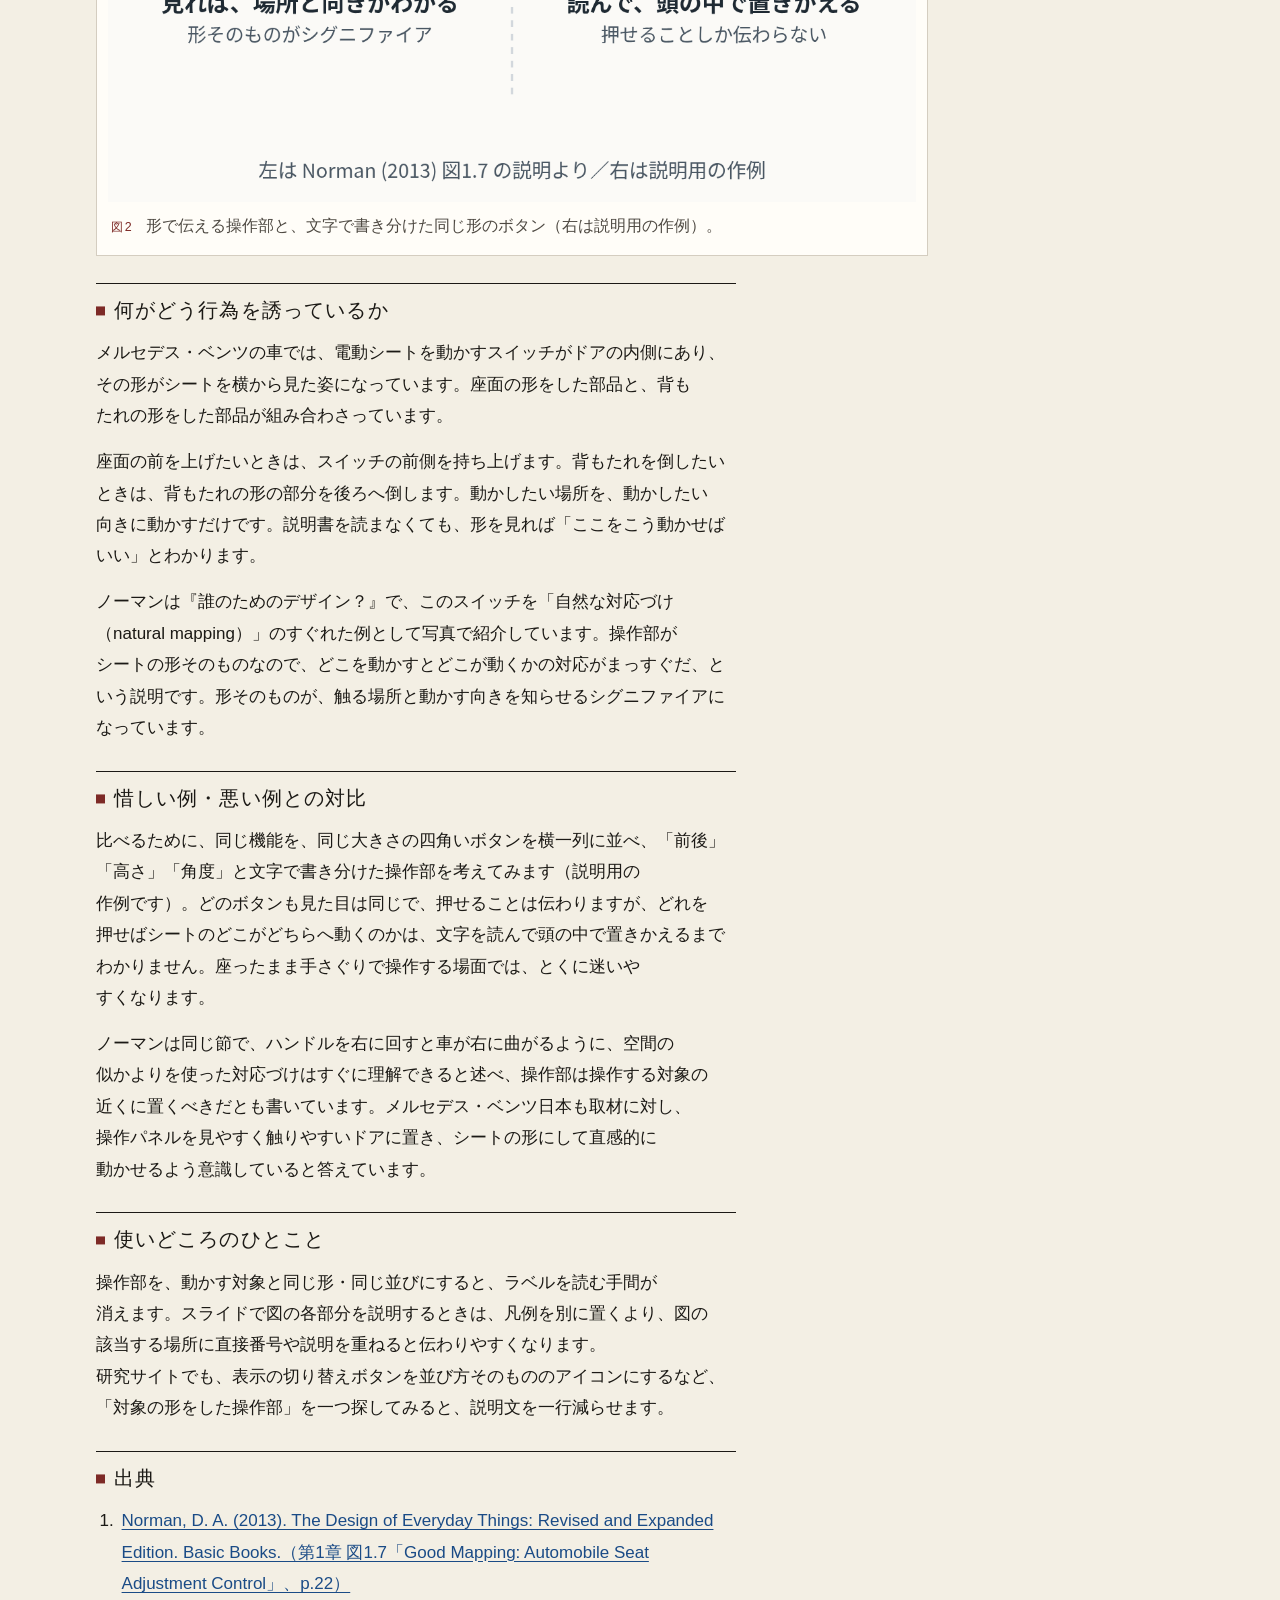
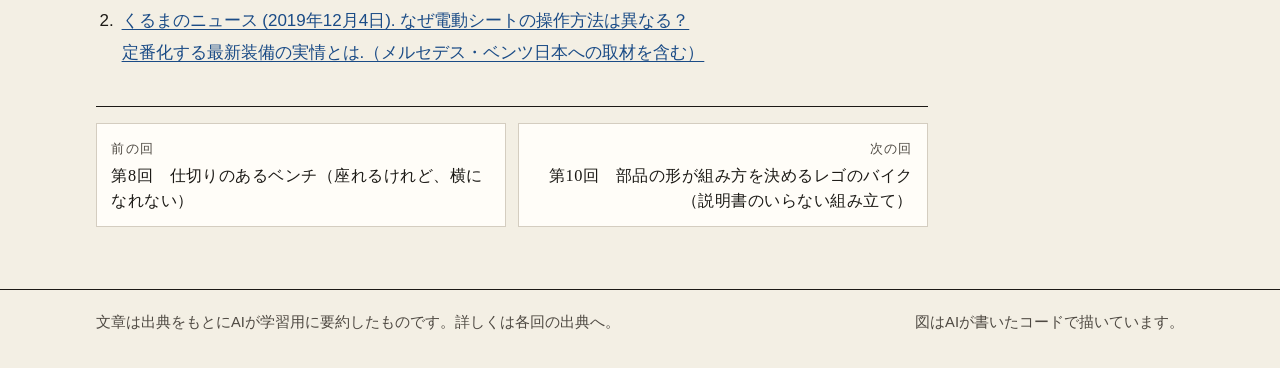
<file: entries/009.html>
<!DOCTYPE html>
<!-- scripts/build.py が data/entries.json から生成。手で編集しない。 -->
<html lang="ja">
<head>
<meta charset="utf-8">
<meta name="viewport" content="width=device-width, initial-scale=1">
<meta name="theme-color" content="#f3efe4">
<meta name="color-scheme" content="light">
<meta name="format-detection" content="telephone=no">
<meta name="generator" content="scripts/build.py">
<meta name="description" content="第9回（2026年11月24日（火））。シートの形をしたシート調整スイッチ（形がそのまま対応を教える）。分野は車・乗り物。">
<meta property="og:title" content="シートの形をしたシート調整スイッチ（形がそのまま対応を教える）｜第9回｜アフォーダンス図鑑">
<meta property="og:description" content="第9回（2026年11月24日（火））。シートの形をしたシート調整スイッチ（形がそのまま対応を教える）。分野は車・乗り物。">
<meta property="og:locale" content="ja_JP">
<title>シートの形をしたシート調整スイッチ（形がそのまま対応を教える）｜第9回｜アフォーダンス図鑑</title>
<link rel="icon" href="../favicon.svg" type="image/svg+xml">
<link rel="stylesheet" href="../styles.css">
<meta property="og:type" content="article">
<meta property="article:published_time" content="2026-11-24">
<link rel="prev" href="008.html">
<link rel="next" href="010.html">
</head>
<body class="page-entry">
<a class="skip" href="#main">本文へスキップ</a>
<header class="masthead">
  <div class="wrap">
    <p class="brand"><a href="../index.html">アフォーダンス図鑑</a></p>
    <p class="tagline">毎日ひとつのアフォーダンスの好例</p>
    <div class="masthead-rule" aria-hidden="true"></div>
  </div>
</header>
<main id="main" tabindex="-1">
<div class="wrap">
<article class="entry">
  <p class="back"><a href="../index.html">一覧へ戻る</a></p>
  <header class="entry-header">
    <p class="entry-kicker">
      <span class="entry-no">第9回</span>
      <time datetime="2026-11-24">2026年11月24日（火）</time>
      <span class="entry-category">車・乗り物</span>
    </p>
    <h1 class="entry-title">シートの形をしたシート調整スイッチ（形がそのまま対応を教える）</h1>
  </header>
  <div class="plates">
    <figure class="plate">
      <img src="../images/009-1.png" alt="左右の図。左は横から見たシートで、青い座面の前端に緑の上向き矢印「前が上がる」、オレンジの背もたれの上に後ろ向きの曲がった矢印「背もたれが倒れる」。右はドアの調整スイッチで、同じ青い座面とオレンジの背もたれの形をした小さな部品に、同じ矢印「前を持ち上げる」「後ろへ倒す」。下に「動かしたい場所を、動かしたい向きに動かす ＝自然な対応づけ（natural mapping）」。" width="1200" height="960" loading="eager" fetchpriority="high">
      <figcaption>
        <span class="fig-no">図1</span> スイッチがシートと同じ形なので、動かしたい部分を動かしたい向きに動かせばよい（自然な対応づけ）。
      </figcaption>
    </figure>
    <figure class="plate">
      <img src="../images/009-2.png" alt="左右の比較図。左は「シートの形のスイッチ」で、座面と背もたれの形の部品に矢印。「見れば、場所と向きがわかる 形そのものがシグニファイア」。右は「同じ形のボタン（作例）」で、同じ四角いボタンが3つ並び、下に「前後」「高さ」「角度」の文字、右上に赤い「？」。「読んで、頭の中で置きかえる 押せることしか伝わらない」。" width="1200" height="960" loading="lazy" decoding="async">
      <figcaption>
        <span class="fig-no">図2</span> 形で伝える操作部と、文字で書き分けた同じ形のボタン（右は説明用の作例）。
      </figcaption>
    </figure>
  </div>
  <section class="entry-section">
    <h2>何がどう行為を誘っているか</h2>
    <p>メルセデス・ベンツの車では、電動シートを動かすスイッチがドアの内側にあり、その形がシートを横から見た姿になっています。座面の形をした部品と、背もたれの形をした部品が組み合わさっています。</p>
    <p>座面の前を上げたいときは、スイッチの前側を持ち上げます。背もたれを倒したいときは、背もたれの形の部分を後ろへ倒します。動かしたい場所を、動かしたい向きに動かすだけです。説明書を読まなくても、形を見れば「ここをこう動かせばいい」とわかります。</p>
    <p>ノーマンは『誰のためのデザイン？』で、このスイッチを「自然な対応づけ（natural mapping）」のすぐれた例として写真で紹介しています。操作部がシートの形そのものなので、どこを動かすとどこが動くかの対応がまっすぐだ、という説明です。形そのものが、触る場所と動かす向きを知らせるシグニファイアになっています。</p>
  </section>
  <section class="entry-section">
    <h2>惜しい例・悪い例との対比</h2>
    <p>比べるために、同じ機能を、同じ大きさの四角いボタンを横一列に並べ、「前後」「高さ」「角度」と文字で書き分けた操作部を考えてみます（説明用の作例です）。どのボタンも見た目は同じで、押せることは伝わりますが、どれを押せばシートのどこがどちらへ動くのかは、文字を読んで頭の中で置きかえるまでわかりません。座ったまま手さぐりで操作する場面では、とくに迷いやすくなります。</p>
    <p>ノーマンは同じ節で、ハンドルを右に回すと車が右に曲がるように、空間の似かよりを使った対応づけはすぐに理解できると述べ、操作部は操作する対象の近くに置くべきだとも書いています。メルセデス・ベンツ日本も取材に対し、操作パネルを見やすく触りやすいドアに置き、シートの形にして直感的に動かせるよう意識していると答えています。</p>
  </section>
  <section class="entry-section">
    <h2>使いどころのひとこと</h2>
    <p>操作部を、動かす対象と同じ形・同じ並びにすると、ラベルを読む手間が消えます。スライドで図の各部分を説明するときは、凡例を別に置くより、図の該当する場所に直接番号や説明を重ねると伝わりやすくなります。研究サイトでも、表示の切り替えボタンを並び方そのもののアイコンにするなど、「対象の形をした操作部」を一つ探してみると、説明文を一行減らせます。</p>
  </section>
  <section class="entry-section sources">
    <h2>出典</h2>
    <ol>
      <li><a href="https://jnd.org/books/the-design-of-everyday-things-revised-and-expanded-edition/">Norman, D. A. (2013). The Design of Everyday Things: Revised and Expanded Edition. Basic Books.（第1章 図1.7「Good Mapping: Automobile Seat Adjustment Control」、p.22）</a></li>
      <li><a href="https://kuruma-news.jp/post/201874">くるまのニュース (2019年12月4日). なぜ電動シートの操作方法は異なる？ 定番化する最新装備の実情とは.（メルセデス・ベンツ日本への取材を含む）</a></li>
    </ol>
  </section>
  <nav class="pager" aria-label="前後の回">
  <a class="prev" href="008.html" rel="prev">
    <span class="pager-dir">前の回</span>
    <span class="pager-title">第8回　仕切りのあるベンチ（座れるけれど、横になれない）</span>
  </a>
  <a class="next" href="010.html" rel="next">
    <span class="pager-dir">次の回</span>
    <span class="pager-title">第10回　部品の形が組み方を決めるレゴのバイク（説明書のいらない組み立て）</span>
  </a>
  </nav>
</article>
</div>
</main>
<footer class="colophon">
<div class="wrap">
    <p>文章は出典をもとにAIが学習用に要約したものです。詳しくは各回の出典へ。</p>
    <p>図はAIが書いたコードで描いています。</p>
</div>
</footer>
</body>
</html>
</file>
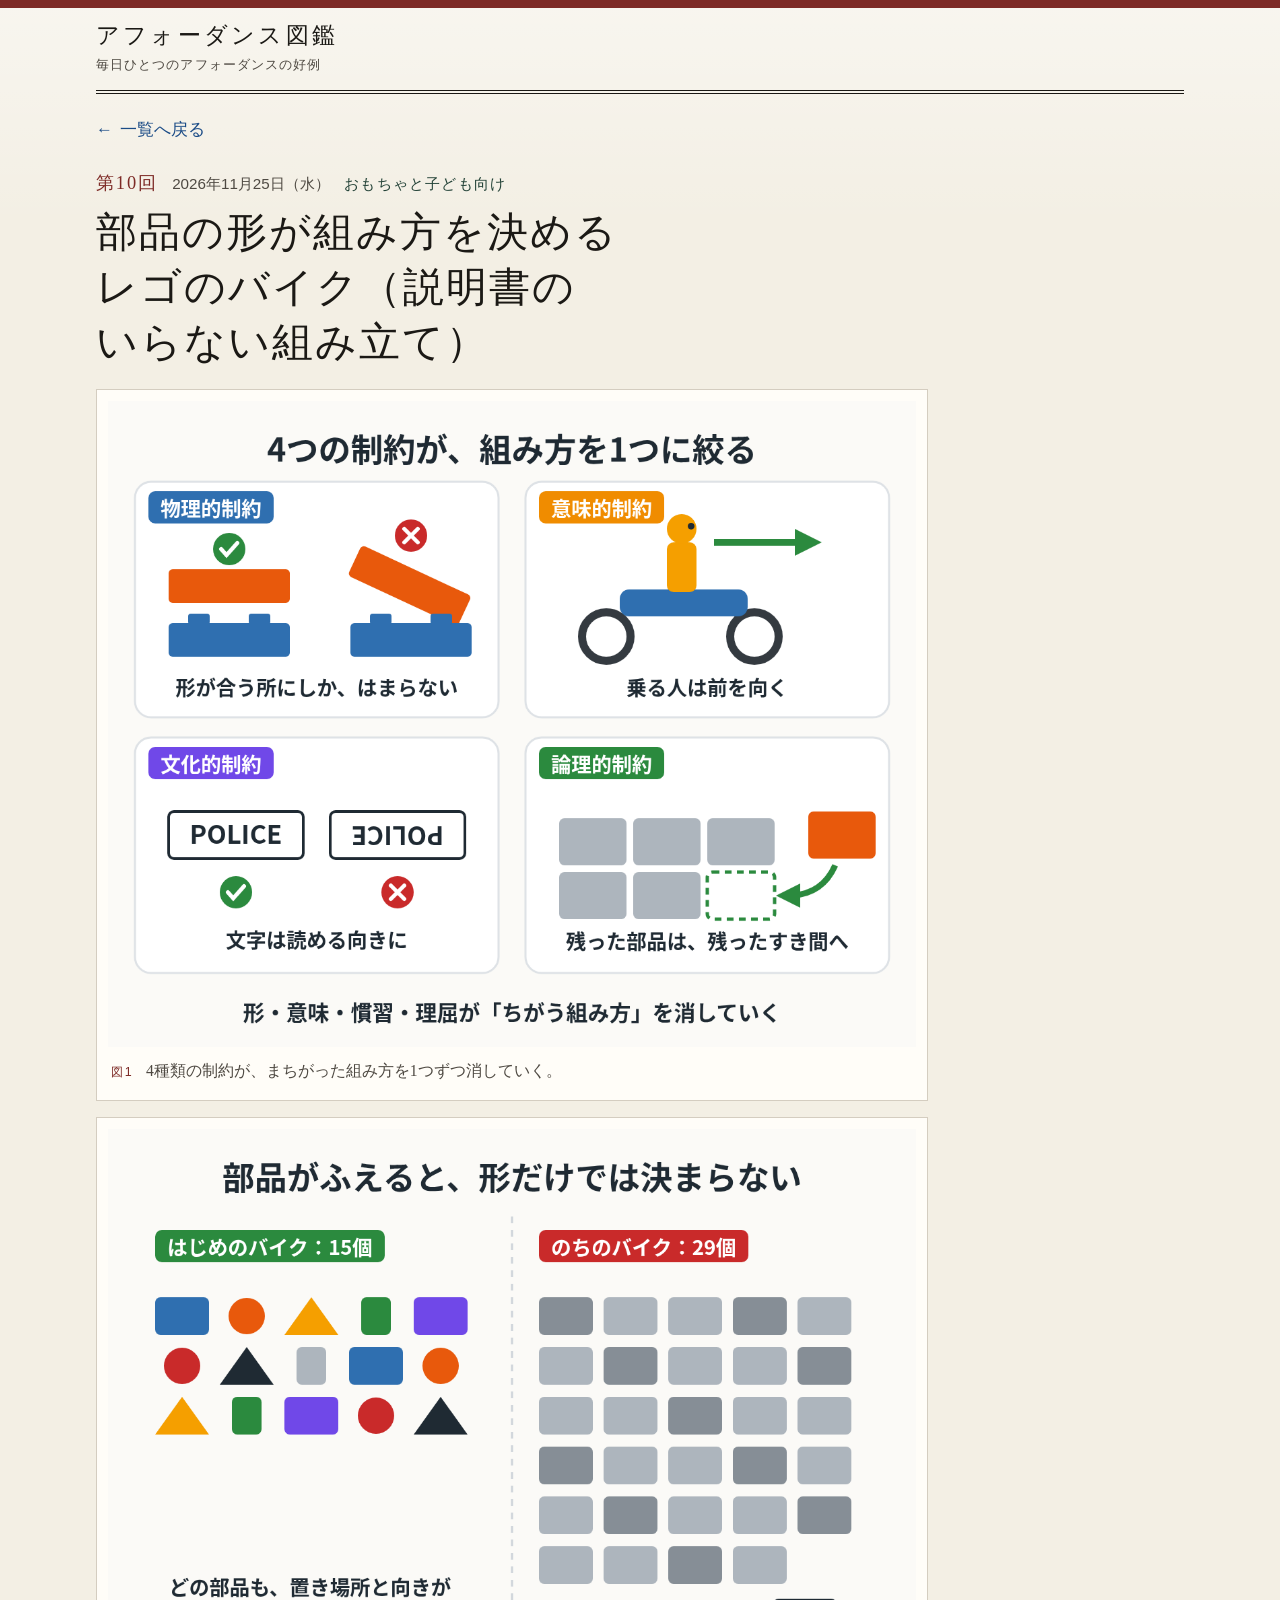
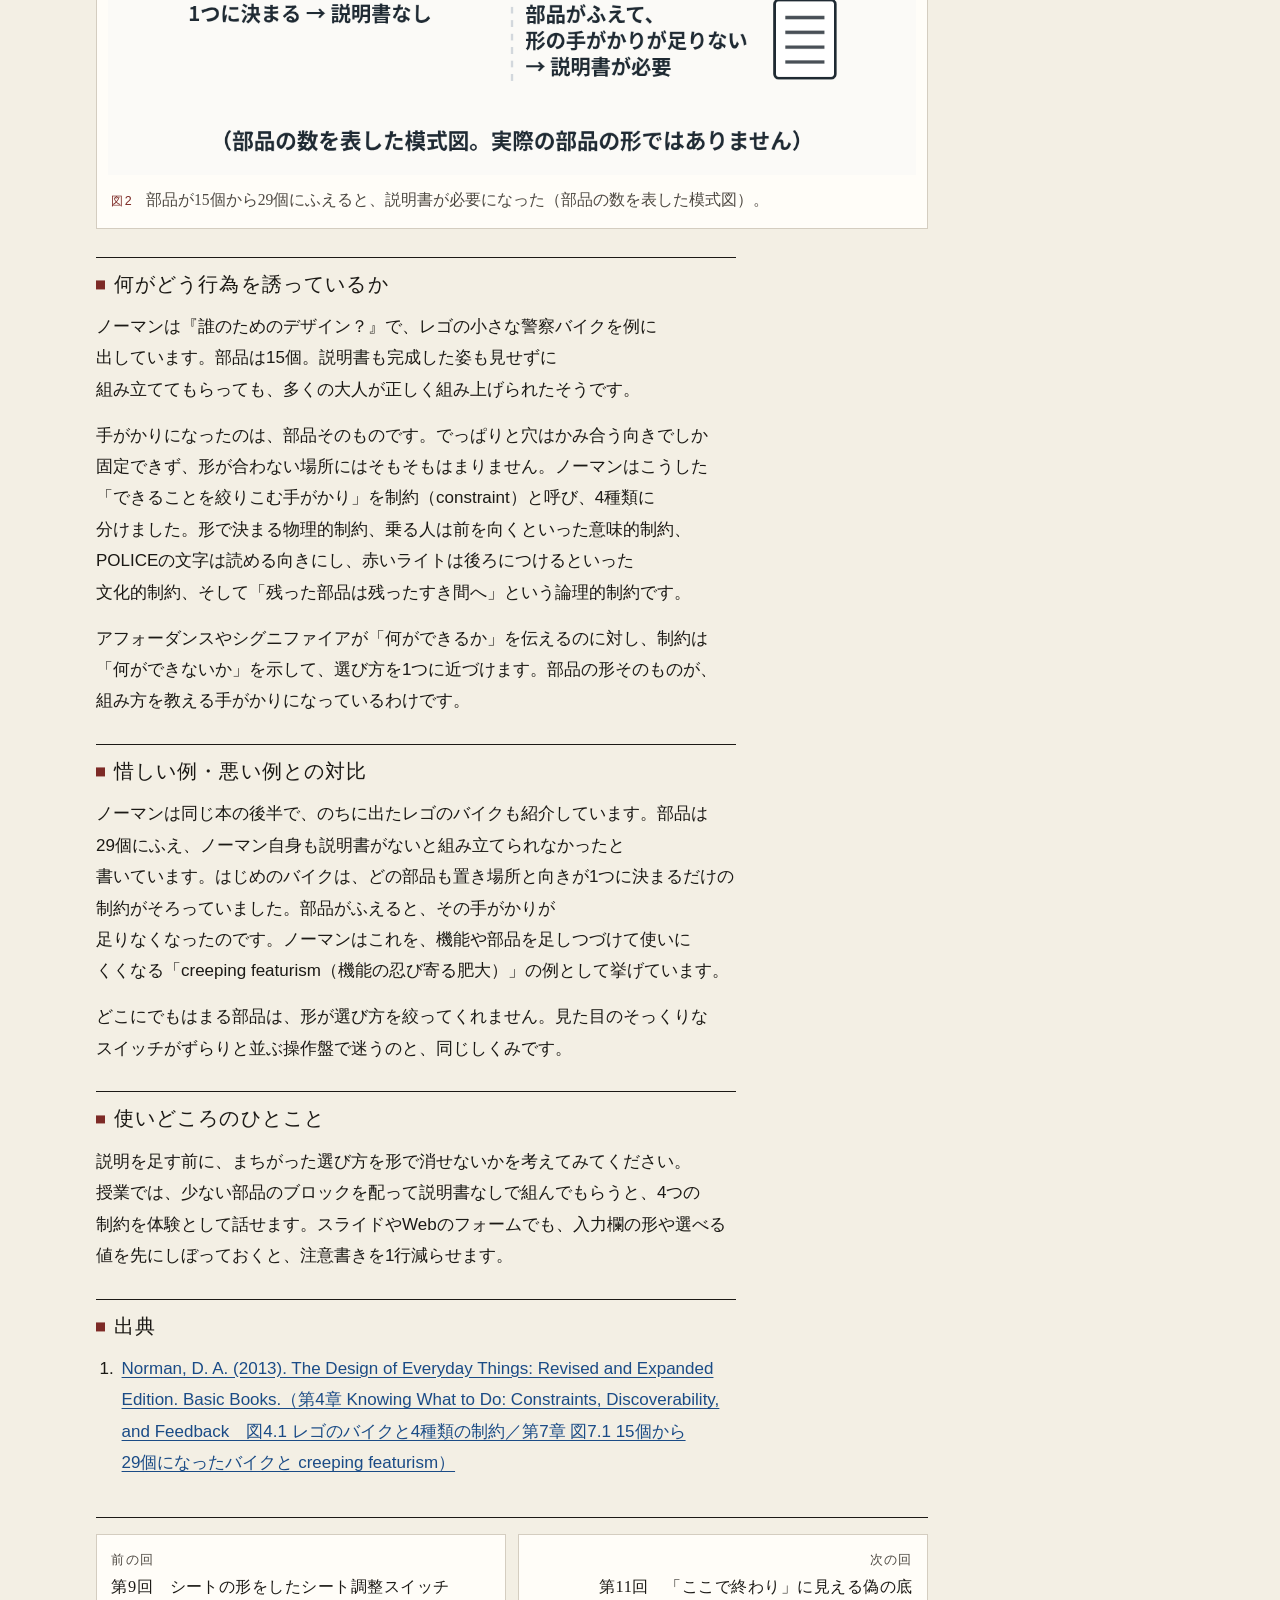
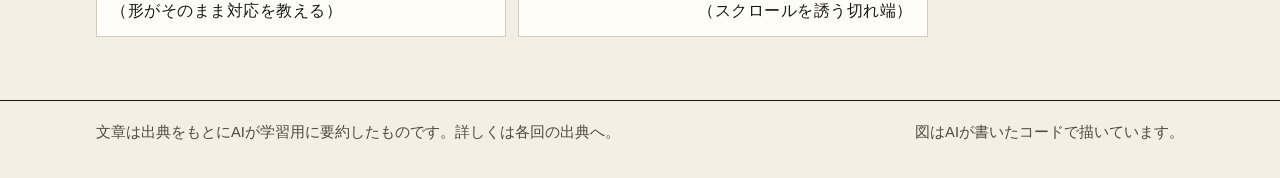
<file: entries/010.html>
<!DOCTYPE html>
<!-- scripts/build.py が data/entries.json から生成。手で編集しない。 -->
<html lang="ja">
<head>
<meta charset="utf-8">
<meta name="viewport" content="width=device-width, initial-scale=1">
<meta name="theme-color" content="#f3efe4">
<meta name="color-scheme" content="light">
<meta name="format-detection" content="telephone=no">
<meta name="generator" content="scripts/build.py">
<meta name="description" content="第10回（2026年11月25日（水））。部品の形が組み方を決めるレゴのバイク（説明書のいらない組み立て）。分野はおもちゃと子ども向け。">
<meta property="og:title" content="部品の形が組み方を決めるレゴのバイク（説明書のいらない組み立て）｜第10回｜アフォーダンス図鑑">
<meta property="og:description" content="第10回（2026年11月25日（水））。部品の形が組み方を決めるレゴのバイク（説明書のいらない組み立て）。分野はおもちゃと子ども向け。">
<meta property="og:locale" content="ja_JP">
<title>部品の形が組み方を決めるレゴのバイク（説明書のいらない組み立て）｜第10回｜アフォーダンス図鑑</title>
<link rel="icon" href="../favicon.svg" type="image/svg+xml">
<link rel="stylesheet" href="../styles.css">
<meta property="og:type" content="article">
<meta property="article:published_time" content="2026-11-25">
<link rel="prev" href="009.html">
<link rel="next" href="011.html">
</head>
<body class="page-entry">
<a class="skip" href="#main">本文へスキップ</a>
<header class="masthead">
  <div class="wrap">
    <p class="brand"><a href="../index.html">アフォーダンス図鑑</a></p>
    <p class="tagline">毎日ひとつのアフォーダンスの好例</p>
    <div class="masthead-rule" aria-hidden="true"></div>
  </div>
</header>
<main id="main" tabindex="-1">
<div class="wrap">
<article class="entry">
  <p class="back"><a href="../index.html">一覧へ戻る</a></p>
  <header class="entry-header">
    <p class="entry-kicker">
      <span class="entry-no">第10回</span>
      <time datetime="2026-11-25">2026年11月25日（水）</time>
      <span class="entry-category">おもちゃと子ども向け</span>
    </p>
    <h1 class="entry-title">部品の形が組み方を決めるレゴのバイク（説明書のいらない組み立て）</h1>
  </header>
  <div class="plates">
    <figure class="plate">
      <img src="../images/010-1.png" alt="4つの区画に分かれた図。物理的制約：青いブロックのでっぱりに、まっすぐ重ねたオレンジのブロックは緑のチェック、斜めに置いたものは赤いバツ。「形が合う所にしか、はまらない」。意味的制約：二輪の乗り物に人形が乗り、前向きの緑の矢印。「乗る人は前を向く」。文化的制約：正しい向きのPOLICEの札にチェック、さかさまの札にバツ。「文字は読める向きに」。論理的制約：灰色の部品が5つ並び、1か所だけ空いた点線の枠へオレンジの部品が矢印で入る。「残った部品は、残ったすき間へ」。下に「形・意味・慣習・理屈が「ちがう組み方」を消していく」。" width="1200" height="960" loading="eager" fetchpriority="high">
      <figcaption>
        <span class="fig-no">図1</span> 4種類の制約が、まちがった組み方を1つずつ消していく。
      </figcaption>
    </figure>
    <figure class="plate">
      <img src="../images/010-2.png" alt="左右の比較図。左は「はじめのバイク：15個」で、色も形もちがう15個の部品。「どの部品も、置き場所と向きが1つに決まる → 説明書なし」。右は「のちのバイク：29個」で、灰色の四角が29個並び、横に説明書のアイコン。「部品がふえて、形の手がかりが足りない → 説明書が必要」。下に「部品の数を表した模式図。実際の部品の形ではありません」。" width="1200" height="960" loading="lazy" decoding="async">
      <figcaption>
        <span class="fig-no">図2</span> 部品が15個から29個にふえると、説明書が必要になった（部品の数を表した模式図）。
      </figcaption>
    </figure>
  </div>
  <section class="entry-section">
    <h2>何がどう行為を誘っているか</h2>
    <p>ノーマンは『誰のためのデザイン？』で、レゴの小さな警察バイクを例に出しています。部品は15個。説明書も完成した姿も見せずに組み立ててもらっても、多くの大人が正しく組み上げられたそうです。</p>
    <p>手がかりになったのは、部品そのものです。でっぱりと穴はかみ合う向きでしか固定できず、形が合わない場所にはそもそもはまりません。ノーマンはこうした「できることを絞りこむ手がかり」を制約（constraint）と呼び、4種類に分けました。形で決まる物理的制約、乗る人は前を向くといった意味的制約、POLICEの文字は読める向きにし、赤いライトは後ろにつけるといった文化的制約、そして「残った部品は残ったすき間へ」という論理的制約です。</p>
    <p>アフォーダンスやシグニファイアが「何ができるか」を伝えるのに対し、制約は「何ができないか」を示して、選び方を1つに近づけます。部品の形そのものが、組み方を教える手がかりになっているわけです。</p>
  </section>
  <section class="entry-section">
    <h2>惜しい例・悪い例との対比</h2>
    <p>ノーマンは同じ本の後半で、のちに出たレゴのバイクも紹介しています。部品は29個にふえ、ノーマン自身も説明書がないと組み立てられなかったと書いています。はじめのバイクは、どの部品も置き場所と向きが1つに決まるだけの制約がそろっていました。部品がふえると、その手がかりが足りなくなったのです。ノーマンはこれを、機能や部品を足しつづけて使いにくくなる「creeping featurism（機能の忍び寄る肥大）」の例として挙げています。</p>
    <p>どこにでもはまる部品は、形が選び方を絞ってくれません。見た目のそっくりなスイッチがずらりと並ぶ操作盤で迷うのと、同じしくみです。</p>
  </section>
  <section class="entry-section">
    <h2>使いどころのひとこと</h2>
    <p>説明を足す前に、まちがった選び方を形で消せないかを考えてみてください。授業では、少ない部品のブロックを配って説明書なしで組んでもらうと、4つの制約を体験として話せます。スライドやWebのフォームでも、入力欄の形や選べる値を先にしぼっておくと、注意書きを1行減らせます。</p>
  </section>
  <section class="entry-section sources">
    <h2>出典</h2>
    <ol>
      <li><a href="https://jnd.org/books/the-design-of-everyday-things-revised-and-expanded-edition/">Norman, D. A. (2013). The Design of Everyday Things: Revised and Expanded Edition. Basic Books.（第4章 Knowing What to Do: Constraints, Discoverability, and Feedback　図4.1 レゴのバイクと4種類の制約／第7章 図7.1 15個から29個になったバイクと creeping featurism）</a></li>
    </ol>
  </section>
  <nav class="pager" aria-label="前後の回">
  <a class="prev" href="009.html" rel="prev">
    <span class="pager-dir">前の回</span>
    <span class="pager-title">第9回　シートの形をしたシート調整スイッチ（形がそのまま対応を教える）</span>
  </a>
  <a class="next" href="011.html" rel="next">
    <span class="pager-dir">次の回</span>
    <span class="pager-title">第11回　「ここで終わり」に見える偽の底（スクロールを誘う切れ端）</span>
  </a>
  </nav>
</article>
</div>
</main>
<footer class="colophon">
<div class="wrap">
    <p>文章は出典をもとにAIが学習用に要約したものです。詳しくは各回の出典へ。</p>
    <p>図はAIが書いたコードで描いています。</p>
</div>
</footer>
</body>
</html>
</file>
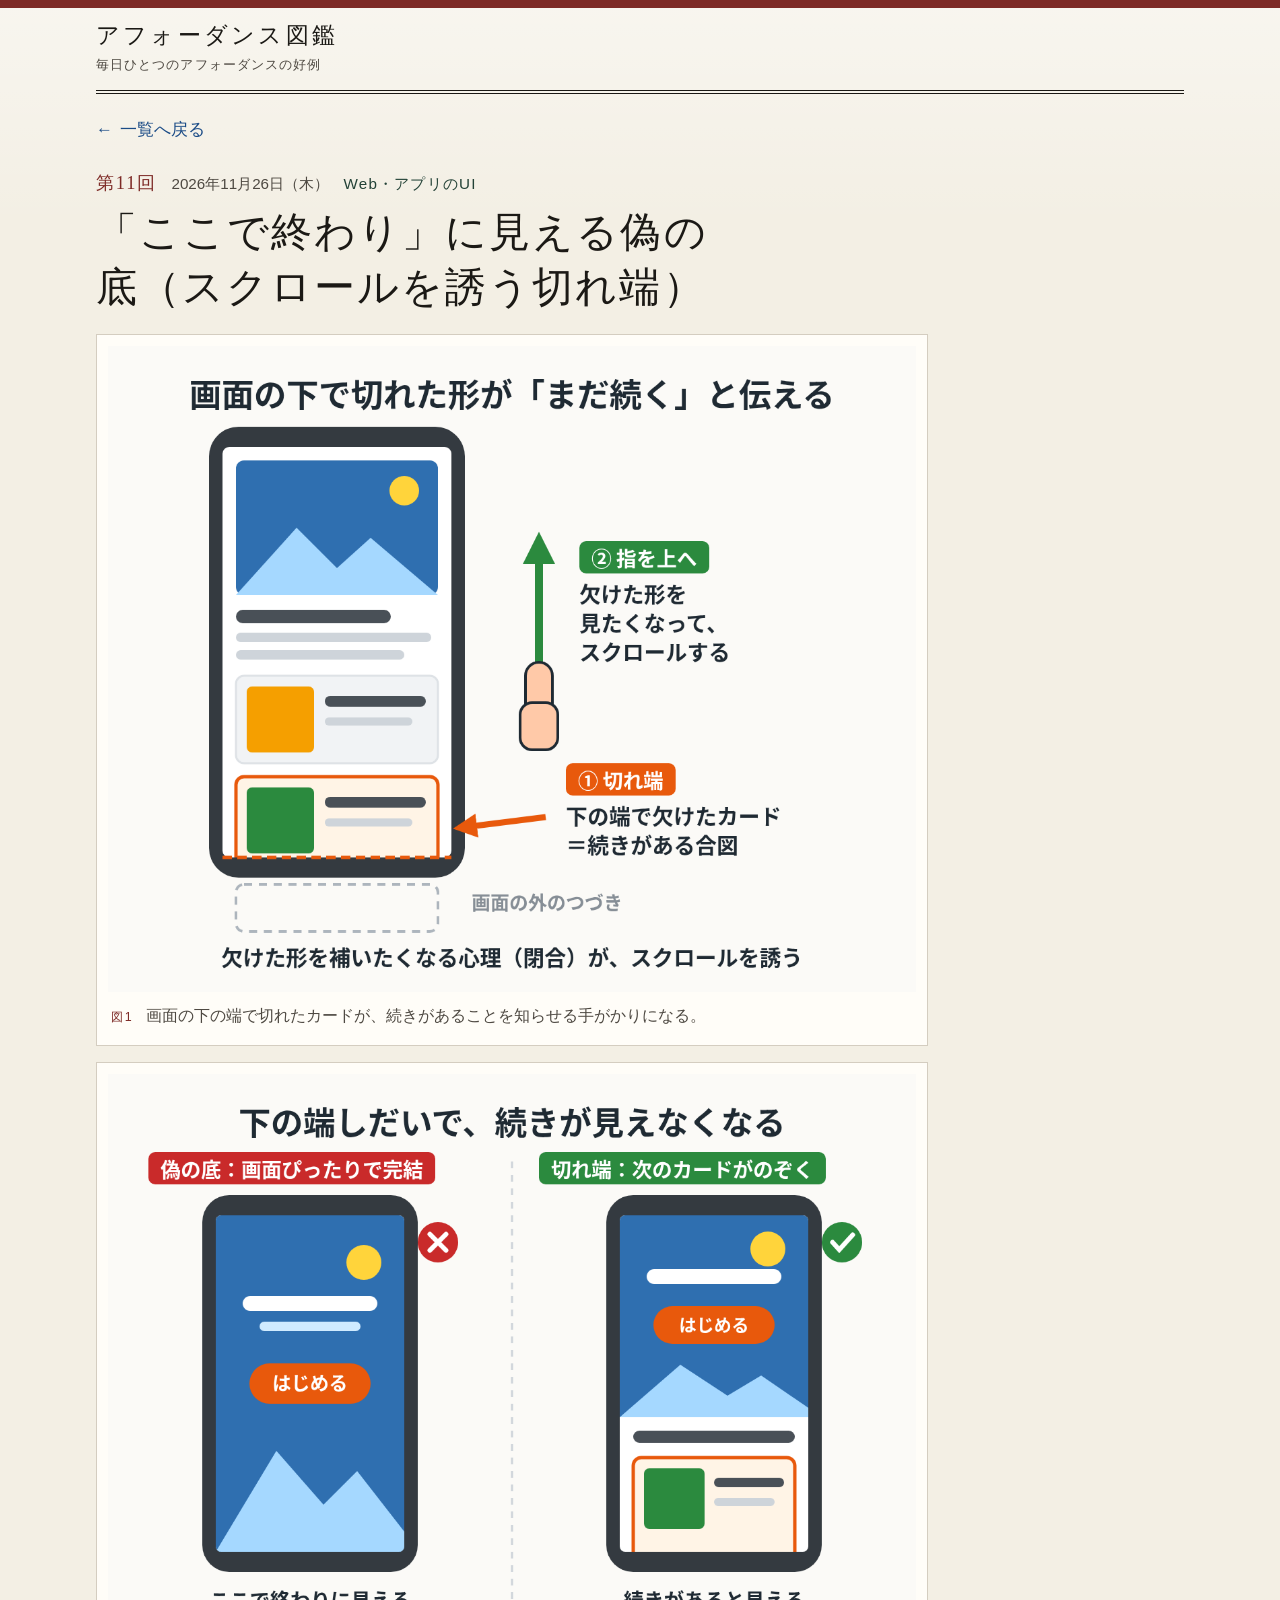
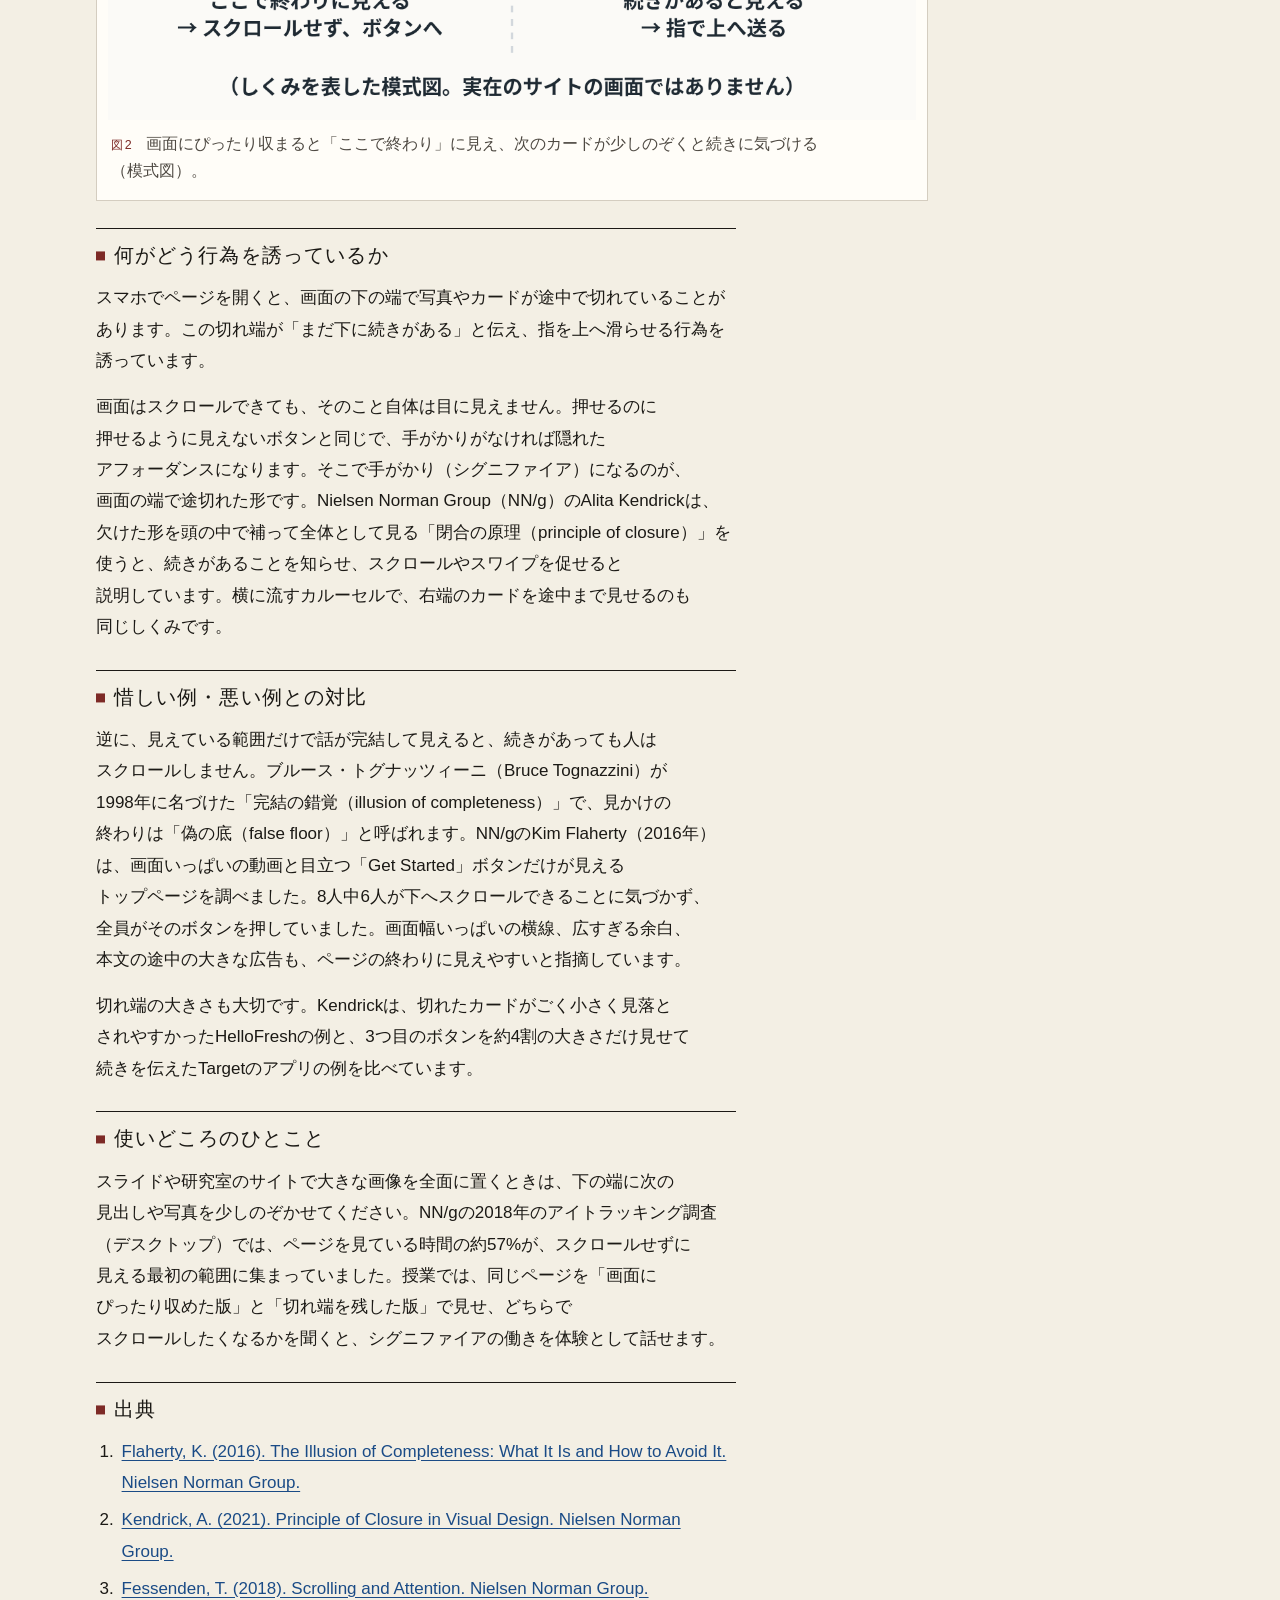
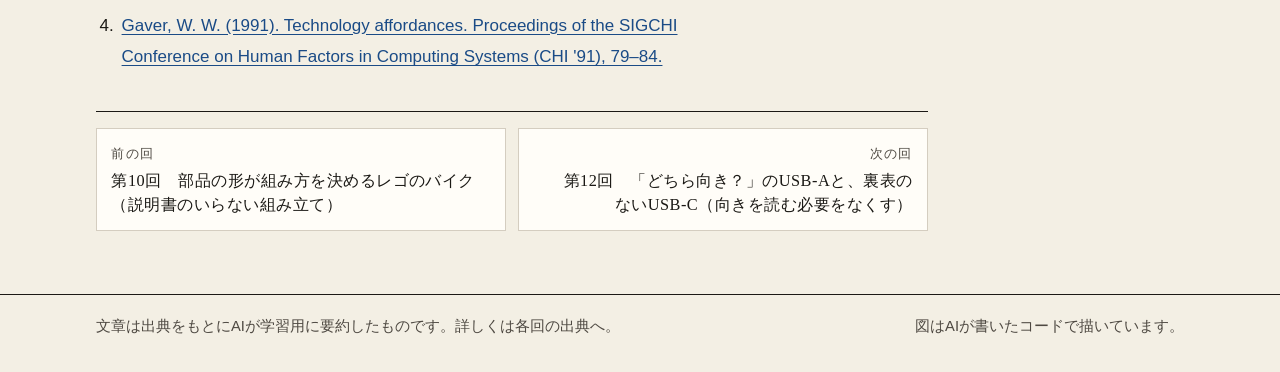
<file: entries/011.html>
<!DOCTYPE html>
<!-- scripts/build.py が data/entries.json から生成。手で編集しない。 -->
<html lang="ja">
<head>
<meta charset="utf-8">
<meta name="viewport" content="width=device-width, initial-scale=1">
<meta name="theme-color" content="#f3efe4">
<meta name="color-scheme" content="light">
<meta name="format-detection" content="telephone=no">
<meta name="generator" content="scripts/build.py">
<meta name="description" content="第11回（2026年11月26日（木））。「ここで終わり」に見える偽の底（スクロールを誘う切れ端）。分野はWeb・アプリのUI。">
<meta property="og:title" content="「ここで終わり」に見える偽の底（スクロールを誘う切れ端）｜第11回｜アフォーダンス図鑑">
<meta property="og:description" content="第11回（2026年11月26日（木））。「ここで終わり」に見える偽の底（スクロールを誘う切れ端）。分野はWeb・アプリのUI。">
<meta property="og:locale" content="ja_JP">
<title>「ここで終わり」に見える偽の底（スクロールを誘う切れ端）｜第11回｜アフォーダンス図鑑</title>
<link rel="icon" href="../favicon.svg" type="image/svg+xml">
<link rel="stylesheet" href="../styles.css">
<meta property="og:type" content="article">
<meta property="article:published_time" content="2026-11-26">
<link rel="prev" href="010.html">
<link rel="next" href="012.html">
</head>
<body class="page-entry">
<a class="skip" href="#main">本文へスキップ</a>
<header class="masthead">
  <div class="wrap">
    <p class="brand"><a href="../index.html">アフォーダンス図鑑</a></p>
    <p class="tagline">毎日ひとつのアフォーダンスの好例</p>
    <div class="masthead-rule" aria-hidden="true"></div>
  </div>
</header>
<main id="main" tabindex="-1">
<div class="wrap">
<article class="entry">
  <p class="back"><a href="../index.html">一覧へ戻る</a></p>
  <header class="entry-header">
    <p class="entry-kicker">
      <span class="entry-no">第11回</span>
      <time datetime="2026-11-26">2026年11月26日（木）</time>
      <span class="entry-category">Web・アプリのUI</span>
    </p>
    <h1 class="entry-title">「ここで終わり」に見える偽の底（スクロールを誘う切れ端）</h1>
  </header>
  <div class="plates">
    <figure class="plate">
      <img src="../images/011-1.png" alt="スマホの画面の模式図。上に青い風景の画像、その下に文字の線とカードが1枚。いちばん下のカードはオレンジの枠で強調され、画面の下の端（オレンジの点線）で途中から切れている。オレンジの矢印と「① 切れ端：下の端で欠けたカード＝続きがある合図」。右に指のアイコンと上向きの緑の矢印、「② 指を上へ：欠けた形を見たくなって、スクロールする」。画面の下に点線の枠と「画面の外のつづき」。下に「欠けた形を補いたくなる心理（閉合）が、スクロールを誘う」。" width="1200" height="960" loading="eager" fetchpriority="high">
      <figcaption>
        <span class="fig-no">図1</span> 画面の下の端で切れたカードが、続きがあることを知らせる手がかりになる。
      </figcaption>
    </figure>
    <figure class="plate">
      <img src="../images/011-2.png" alt="左右2台のスマホの比較図。左は赤い札「偽の底：画面ぴったりで完結」で、画面全体が青い画像と「はじめる」ボタンで埋まり、下の端に何ものぞいていない。赤いバツと「ここで終わりに見える → スクロールせず、ボタンへ」。右は緑の札「切れ端：次のカードがのぞく」で、画像とボタンの下に見出しの線と、下の端で切れたカードが見える。緑のチェックと「続きがあると見える → 指で上へ送る」。下に「しくみを表した模式図。実在のサイトの画面ではありません」。" width="1200" height="960" loading="lazy" decoding="async">
      <figcaption>
        <span class="fig-no">図2</span> 画面にぴったり収まると「ここで終わり」に見え、次のカードが少しのぞくと続きに気づける（模式図）。
      </figcaption>
    </figure>
  </div>
  <section class="entry-section">
    <h2>何がどう行為を誘っているか</h2>
    <p>スマホでページを開くと、画面の下の端で写真やカードが途中で切れていることがあります。この切れ端が「まだ下に続きがある」と伝え、指を上へ滑らせる行為を誘っています。</p>
    <p>画面はスクロールできても、そのこと自体は目に見えません。押せるのに押せるように見えないボタンと同じで、手がかりがなければ隠れたアフォーダンスになります。そこで手がかり（シグニファイア）になるのが、画面の端で途切れた形です。Nielsen Norman Group（NN/g）のAlita Kendrickは、欠けた形を頭の中で補って全体として見る「閉合の原理（principle of closure）」を使うと、続きがあることを知らせ、スクロールやスワイプを促せると説明しています。横に流すカルーセルで、右端のカードを途中まで見せるのも同じしくみです。</p>
  </section>
  <section class="entry-section">
    <h2>惜しい例・悪い例との対比</h2>
    <p>逆に、見えている範囲だけで話が完結して見えると、続きがあっても人はスクロールしません。ブルース・トグナッツィーニ（Bruce Tognazzini）が1998年に名づけた「完結の錯覚（illusion of completeness）」で、見かけの終わりは「偽の底（false floor）」と呼ばれます。NN/gのKim Flaherty（2016年）は、画面いっぱいの動画と目立つ「Get Started」ボタンだけが見えるトップページを調べました。8人中6人が下へスクロールできることに気づかず、全員がそのボタンを押していました。画面幅いっぱいの横線、広すぎる余白、本文の途中の大きな広告も、ページの終わりに見えやすいと指摘しています。</p>
    <p>切れ端の大きさも大切です。Kendrickは、切れたカードがごく小さく見落とされやすかったHelloFreshの例と、3つ目のボタンを約4割の大きさだけ見せて続きを伝えたTargetのアプリの例を比べています。</p>
  </section>
  <section class="entry-section">
    <h2>使いどころのひとこと</h2>
    <p>スライドや研究室のサイトで大きな画像を全面に置くときは、下の端に次の見出しや写真を少しのぞかせてください。NN/gの2018年のアイトラッキング調査（デスクトップ）では、ページを見ている時間の約57%が、スクロールせずに見える最初の範囲に集まっていました。授業では、同じページを「画面にぴったり収めた版」と「切れ端を残した版」で見せ、どちらでスクロールしたくなるかを聞くと、シグニファイアの働きを体験として話せます。</p>
  </section>
  <section class="entry-section sources">
    <h2>出典</h2>
    <ol>
      <li><a href="https://www.nngroup.com/articles/illusion-of-completeness/">Flaherty, K. (2016). The Illusion of Completeness: What It Is and How to Avoid It. Nielsen Norman Group.</a></li>
      <li><a href="https://www.nngroup.com/articles/principle-closure/">Kendrick, A. (2021). Principle of Closure in Visual Design. Nielsen Norman Group.</a></li>
      <li><a href="https://www.nngroup.com/articles/scrolling-and-attention/">Fessenden, T. (2018). Scrolling and Attention. Nielsen Norman Group.</a></li>
      <li><a href="https://doi.org/10.1145/108844.108856">Gaver, W. W. (1991). Technology affordances. Proceedings of the SIGCHI Conference on Human Factors in Computing Systems (CHI &#x27;91), 79–84.</a></li>
    </ol>
  </section>
  <nav class="pager" aria-label="前後の回">
  <a class="prev" href="010.html" rel="prev">
    <span class="pager-dir">前の回</span>
    <span class="pager-title">第10回　部品の形が組み方を決めるレゴのバイク（説明書のいらない組み立て）</span>
  </a>
  <a class="next" href="012.html" rel="next">
    <span class="pager-dir">次の回</span>
    <span class="pager-title">第12回　「どちら向き？」のUSB-Aと、裏表のないUSB-C（向きを読む必要をなくす）</span>
  </a>
  </nav>
</article>
</div>
</main>
<footer class="colophon">
<div class="wrap">
    <p>文章は出典をもとにAIが学習用に要約したものです。詳しくは各回の出典へ。</p>
    <p>図はAIが書いたコードで描いています。</p>
</div>
</footer>
</body>
</html>
</file>
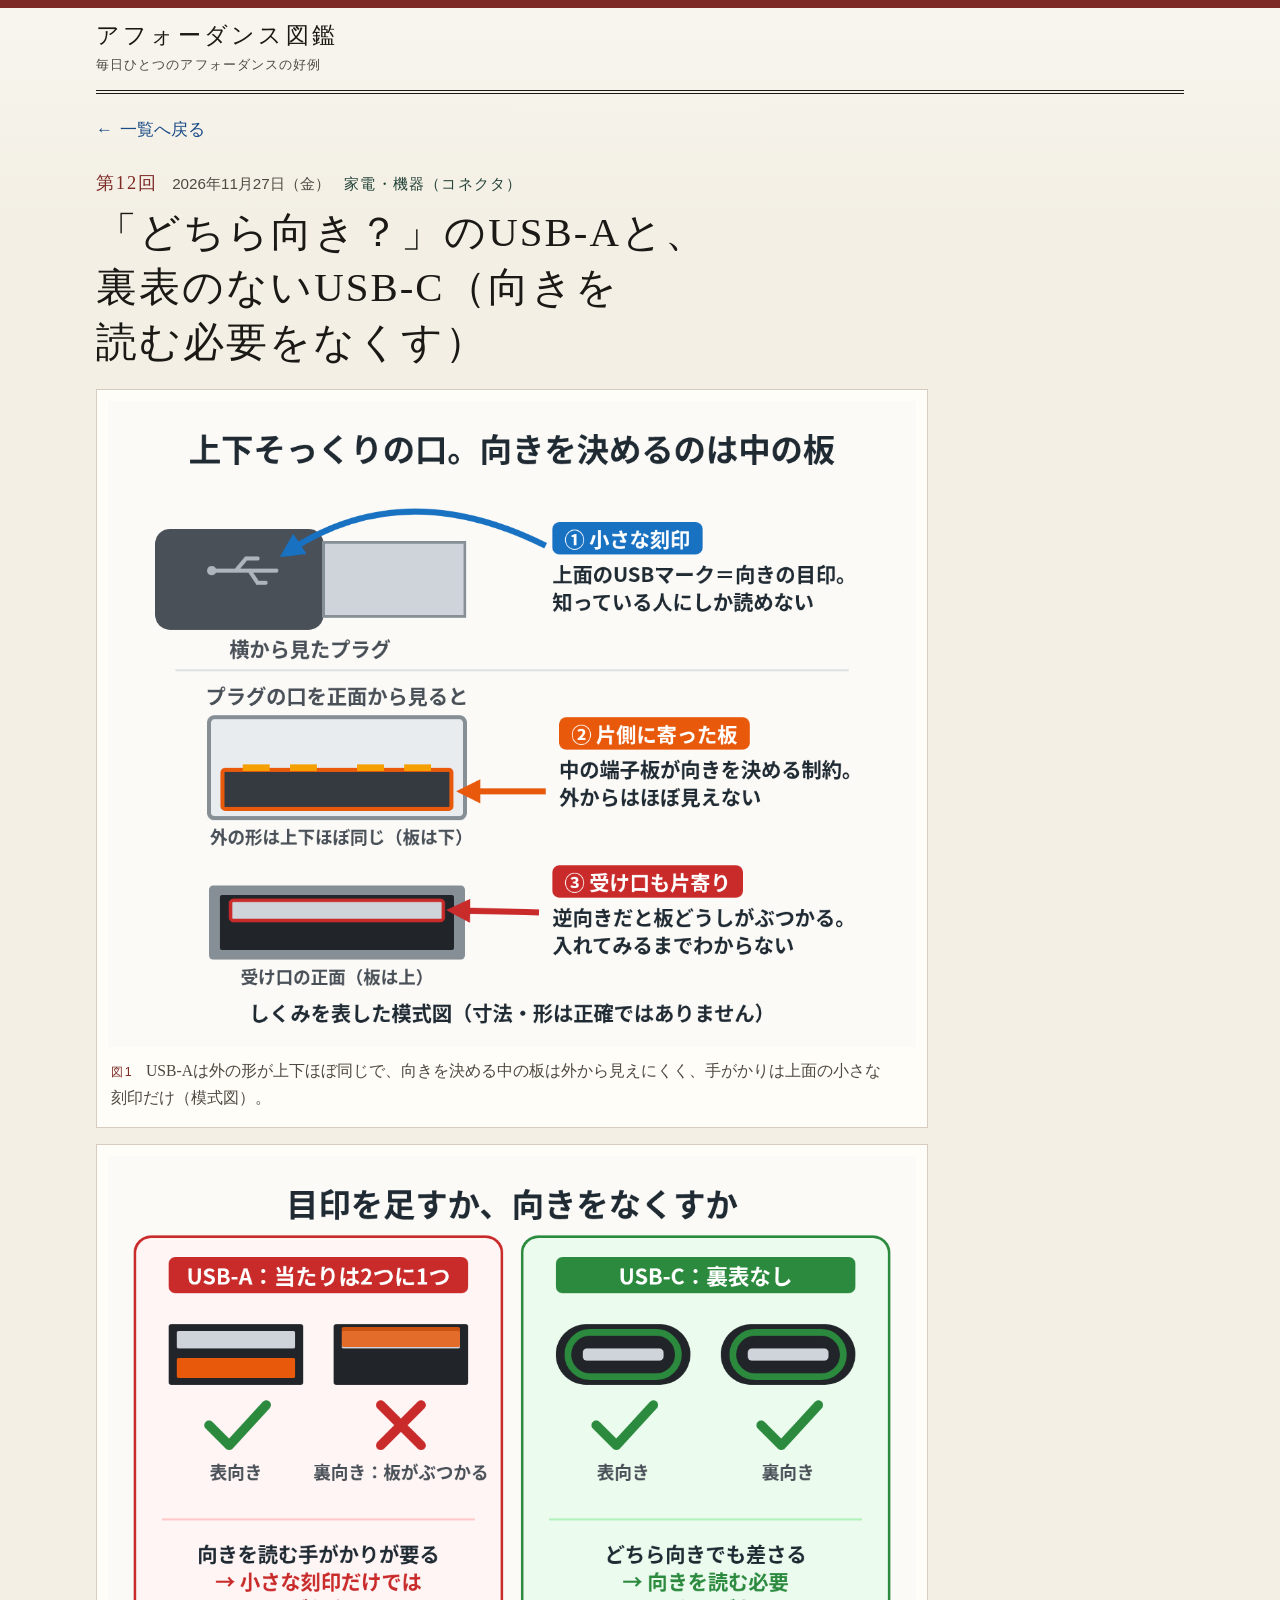
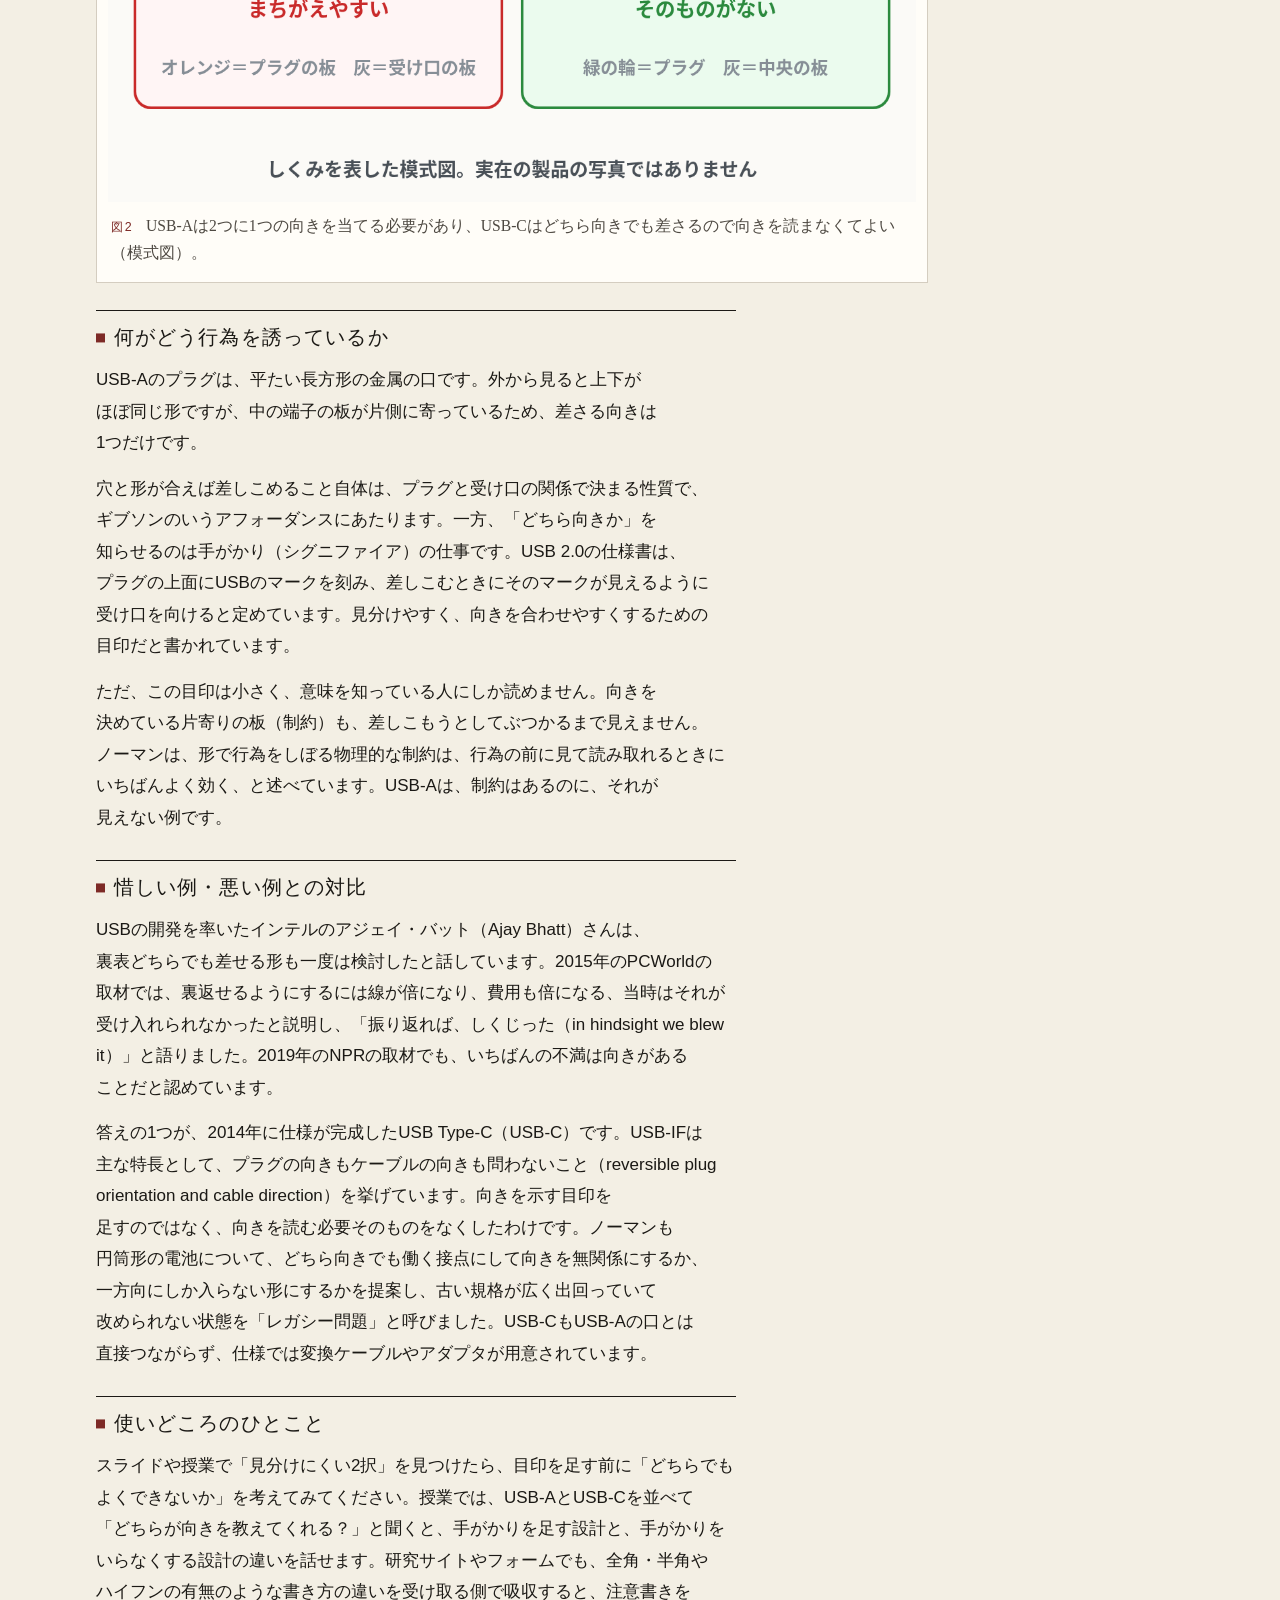
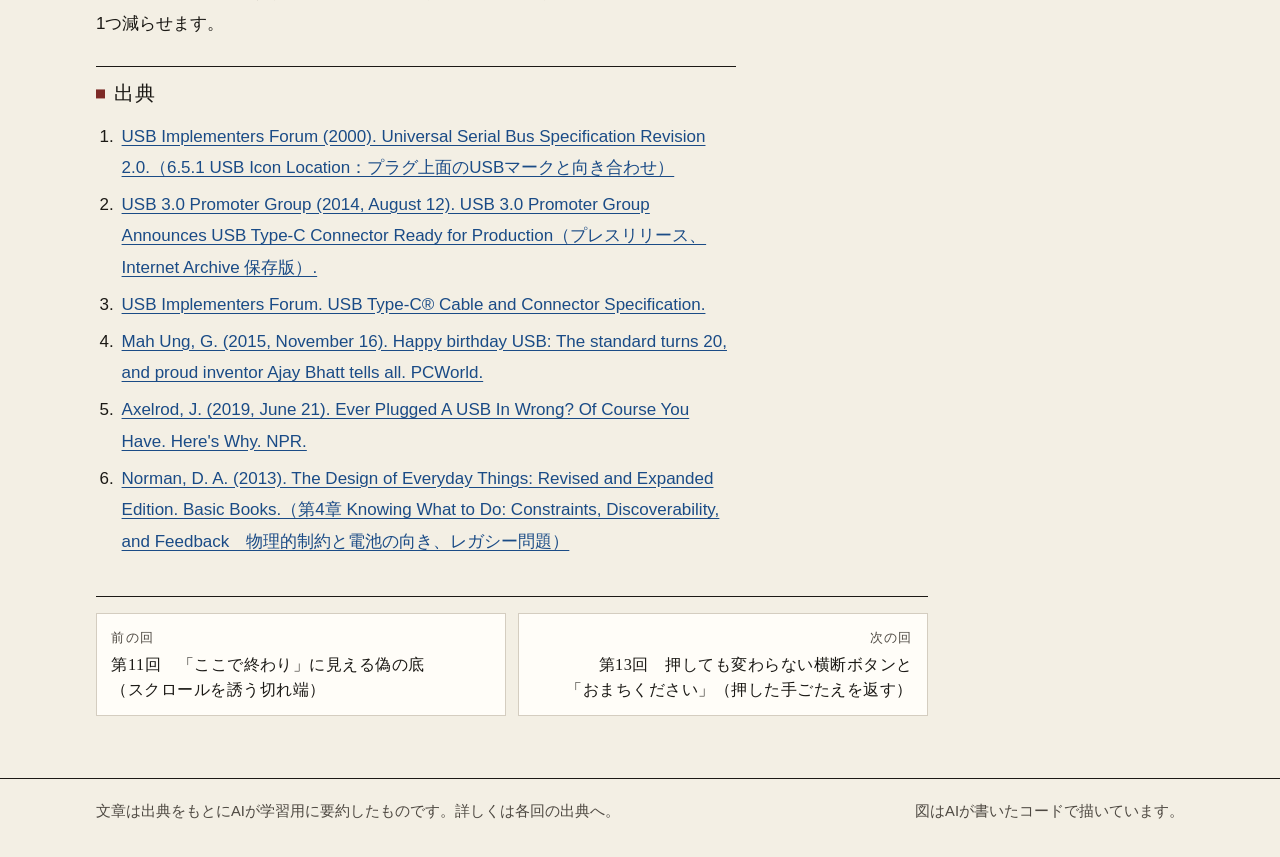
<file: entries/012.html>
<!DOCTYPE html>
<!-- scripts/build.py が data/entries.json から生成。手で編集しない。 -->
<html lang="ja">
<head>
<meta charset="utf-8">
<meta name="viewport" content="width=device-width, initial-scale=1">
<meta name="theme-color" content="#f3efe4">
<meta name="color-scheme" content="light">
<meta name="format-detection" content="telephone=no">
<meta name="generator" content="scripts/build.py">
<meta name="description" content="第12回（2026年11月27日（金））。「どちら向き？」のUSB-Aと、裏表のないUSB-C（向きを読む必要をなくす）。分野は家電・機器（コネクタ）。">
<meta property="og:title" content="「どちら向き？」のUSB-Aと、裏表のないUSB-C（向きを読む必要をなくす）｜第12回｜アフォーダンス図鑑">
<meta property="og:description" content="第12回（2026年11月27日（金））。「どちら向き？」のUSB-Aと、裏表のないUSB-C（向きを読む必要をなくす）。分野は家電・機器（コネクタ）。">
<meta property="og:locale" content="ja_JP">
<title>「どちら向き？」のUSB-Aと、裏表のないUSB-C（向きを読む必要をなくす）｜第12回｜アフォーダンス図鑑</title>
<link rel="icon" href="../favicon.svg" type="image/svg+xml">
<link rel="stylesheet" href="../styles.css">
<meta property="og:type" content="article">
<meta property="article:published_time" content="2026-11-27">
<link rel="prev" href="011.html">
<link rel="next" href="013.html">
</head>
<body class="page-entry">
<a class="skip" href="#main">本文へスキップ</a>
<header class="masthead">
  <div class="wrap">
    <p class="brand"><a href="../index.html">アフォーダンス図鑑</a></p>
    <p class="tagline">毎日ひとつのアフォーダンスの好例</p>
    <div class="masthead-rule" aria-hidden="true"></div>
  </div>
</header>
<main id="main" tabindex="-1">
<div class="wrap">
<article class="entry">
  <p class="back"><a href="../index.html">一覧へ戻る</a></p>
  <header class="entry-header">
    <p class="entry-kicker">
      <span class="entry-no">第12回</span>
      <time datetime="2026-11-27">2026年11月27日（金）</time>
      <span class="entry-category">家電・機器（コネクタ）</span>
    </p>
    <h1 class="entry-title">「どちら向き？」のUSB-Aと、裏表のないUSB-C（向きを読む必要をなくす）</h1>
  </header>
  <div class="plates">
    <figure class="plate">
      <img src="../images/012-1.png" alt="USB-Aのしくみの模式図。上段は横から見たプラグで、黒い本体の上面にUSBマークがあり、青い矢印と「① 小さな刻印：上面のUSBマーク＝向きの目印。知っている人にしか読めない」。中段はプラグの口を正面から見た図で、金属の枠の下半分に、オレンジの枠で囲んだ黒い端子の板と金色の端子。オレンジの矢印と「② 片側に寄った板：中の端子板が向きを決める制約。外からはほぼ見えない」、図の下に「外の形は上下ほぼ同じ（板は下）」。下段は受け口の正面で、上半分に赤い枠で囲んだ灰色の板。赤い矢印と「③ 受け口も片寄り：逆向きだと板どうしがぶつかる。入れてみるまでわからない」、図の下に「受け口の正面（板は上）」。いちばん下に「しくみを表した模式図（寸法・形は正確ではありません）」。" width="1200" height="960" loading="eager" fetchpriority="high">
      <figcaption>
        <span class="fig-no">図1</span> USB-Aは外の形が上下ほぼ同じで、向きを決める中の板は外から見えにくく、手がかりは上面の小さな刻印だけ（模式図）。
      </figcaption>
    </figure>
    <figure class="plate">
      <img src="../images/012-2.png" alt="左右2つの枠の比較図。左は赤い枠で、札「USB-A：当たりは2つに1つ」。受け口の正面図が2つあり、左は灰色の板（受け口）の下にオレンジの板（プラグ）が収まって緑のチェック「表向き」、右はオレンジの板が灰色の板に重なって赤いバツ「裏向き：板がぶつかる」。下に「向きを読む手がかりが要る → 小さな刻印だけではまちがえやすい」。右は緑の枠で、札「USB-C：裏表なし」。角の丸い受け口の中央に灰色の板があり、緑の輪（プラグ）が囲む図が2つ並び、どちらも緑のチェックで「表向き」「裏向き」。下に「どちら向きでも差さる → 向きを読む必要そのものがない」。いちばん下に「しくみを表した模式図。実在の製品の写真ではありません」。" width="1200" height="960" loading="lazy" decoding="async">
      <figcaption>
        <span class="fig-no">図2</span> USB-Aは2つに1つの向きを当てる必要があり、USB-Cはどちら向きでも差さるので向きを読まなくてよい（模式図）。
      </figcaption>
    </figure>
  </div>
  <section class="entry-section">
    <h2>何がどう行為を誘っているか</h2>
    <p>USB-Aのプラグは、平たい長方形の金属の口です。外から見ると上下がほぼ同じ形ですが、中の端子の板が片側に寄っているため、差さる向きは1つだけです。</p>
    <p>穴と形が合えば差しこめること自体は、プラグと受け口の関係で決まる性質で、ギブソンのいうアフォーダンスにあたります。一方、「どちら向きか」を知らせるのは手がかり（シグニファイア）の仕事です。USB 2.0の仕様書は、プラグの上面にUSBのマークを刻み、差しこむときにそのマークが見えるように受け口を向けると定めています。見分けやすく、向きを合わせやすくするための目印だと書かれています。</p>
    <p>ただ、この目印は小さく、意味を知っている人にしか読めません。向きを決めている片寄りの板（制約）も、差しこもうとしてぶつかるまで見えません。ノーマンは、形で行為をしぼる物理的な制約は、行為の前に見て読み取れるときにいちばんよく効く、と述べています。USB-Aは、制約はあるのに、それが見えない例です。</p>
  </section>
  <section class="entry-section">
    <h2>惜しい例・悪い例との対比</h2>
    <p>USBの開発を率いたインテルのアジェイ・バット（Ajay Bhatt）さんは、裏表どちらでも差せる形も一度は検討したと話しています。2015年のPCWorldの取材では、裏返せるようにするには線が倍になり、費用も倍になる、当時はそれが受け入れられなかったと説明し、「振り返れば、しくじった（in hindsight we blew it）」と語りました。2019年のNPRの取材でも、いちばんの不満は向きがあることだと認めています。</p>
    <p>答えの1つが、2014年に仕様が完成したUSB Type-C（USB-C）です。USB-IFは主な特長として、プラグの向きもケーブルの向きも問わないこと（reversible plug orientation and cable direction）を挙げています。向きを示す目印を足すのではなく、向きを読む必要そのものをなくしたわけです。ノーマンも円筒形の電池について、どちら向きでも働く接点にして向きを無関係にするか、一方向にしか入らない形にするかを提案し、古い規格が広く出回っていて改められない状態を「レガシー問題」と呼びました。USB-CもUSB-Aの口とは直接つながらず、仕様では変換ケーブルやアダプタが用意されています。</p>
  </section>
  <section class="entry-section">
    <h2>使いどころのひとこと</h2>
    <p>スライドや授業で「見分けにくい2択」を見つけたら、目印を足す前に「どちらでもよくできないか」を考えてみてください。授業では、USB-AとUSB-Cを並べて「どちらが向きを教えてくれる？」と聞くと、手がかりを足す設計と、手がかりをいらなくする設計の違いを話せます。研究サイトやフォームでも、全角・半角やハイフンの有無のような書き方の違いを受け取る側で吸収すると、注意書きを1つ減らせます。</p>
  </section>
  <section class="entry-section sources">
    <h2>出典</h2>
    <ol>
      <li><a href="https://www.usb.org/document-library/usb-20-specification">USB Implementers Forum (2000). Universal Serial Bus Specification Revision 2.0.（6.5.1 USB Icon Location：プラグ上面のUSBマークと向き合わせ）</a></li>
      <li><a href="https://web.archive.org/web/20140814072125/http://www.usb.org/press/USB_Type-C_Specification_Announcement_Final.pdf">USB 3.0 Promoter Group (2014, August 12). USB 3.0 Promoter Group Announces USB Type-C Connector Ready for Production（プレスリリース、Internet Archive 保存版）.</a></li>
      <li><a href="https://usb.org/usb-type-cr-cable-and-connector-specification">USB Implementers Forum. USB Type-C® Cable and Connector Specification.</a></li>
      <li><a href="https://www.pcworld.com/article/424209/happy-birthday-usb-the-standard-turns-20-and-proud-inventor-ajay-bhatt-tells-all.html">Mah Ung, G. (2015, November 16). Happy birthday USB: The standard turns 20, and proud inventor Ajay Bhatt tells all. PCWorld.</a></li>
      <li><a href="https://www.npr.org/2019/06/21/734451600/ever-plugged-a-usb-in-wrong-of-course-you-have-heres-why">Axelrod, J. (2019, June 21). Ever Plugged A USB In Wrong? Of Course You Have. Here&#x27;s Why. NPR.</a></li>
      <li><a href="https://jnd.org/books/the-design-of-everyday-things-revised-and-expanded-edition/">Norman, D. A. (2013). The Design of Everyday Things: Revised and Expanded Edition. Basic Books.（第4章 Knowing What to Do: Constraints, Discoverability, and Feedback　物理的制約と電池の向き、レガシー問題）</a></li>
    </ol>
  </section>
  <nav class="pager" aria-label="前後の回">
  <a class="prev" href="011.html" rel="prev">
    <span class="pager-dir">前の回</span>
    <span class="pager-title">第11回　「ここで終わり」に見える偽の底（スクロールを誘う切れ端）</span>
  </a>
  <a class="next" href="013.html" rel="next">
    <span class="pager-dir">次の回</span>
    <span class="pager-title">第13回　押しても変わらない横断ボタンと「おまちください」（押した手ごたえを返す）</span>
  </a>
  </nav>
</article>
</div>
</main>
<footer class="colophon">
<div class="wrap">
    <p>文章は出典をもとにAIが学習用に要約したものです。詳しくは各回の出典へ。</p>
    <p>図はAIが書いたコードで描いています。</p>
</div>
</footer>
</body>
</html>
</file>
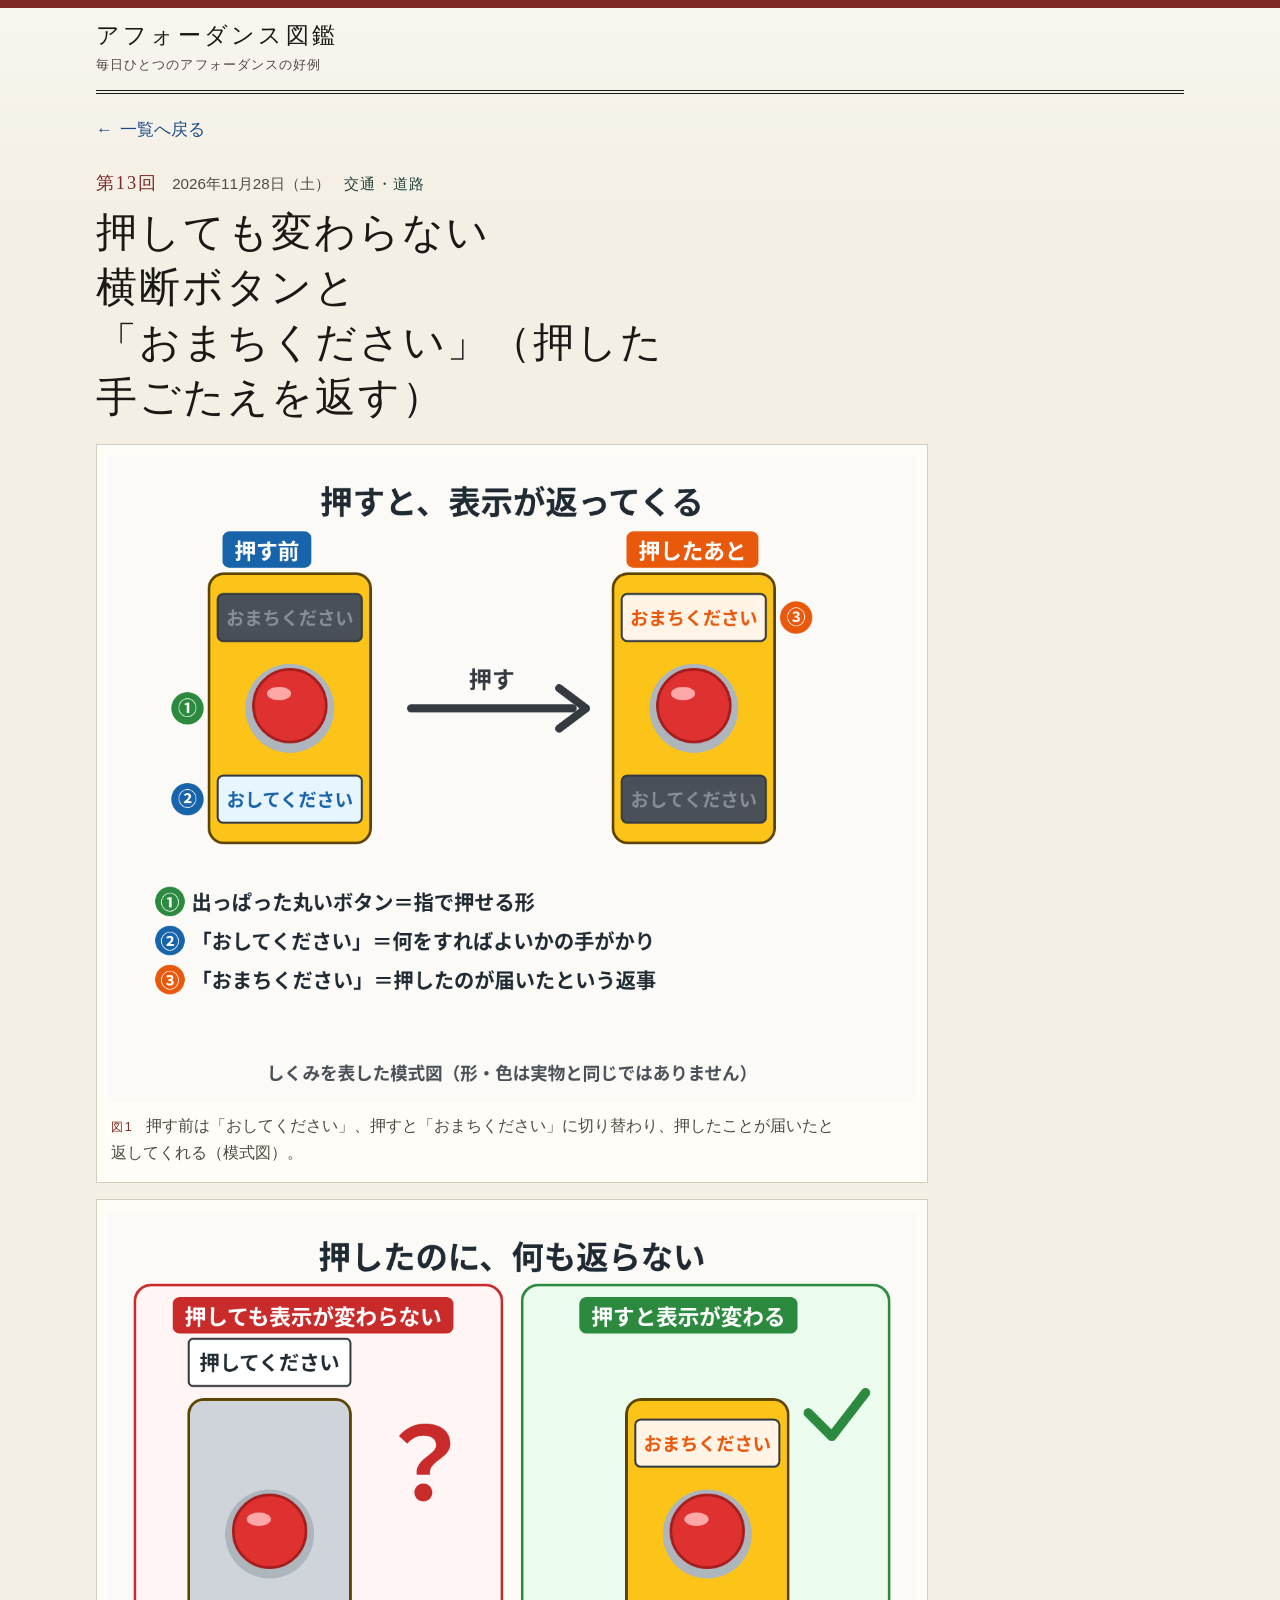
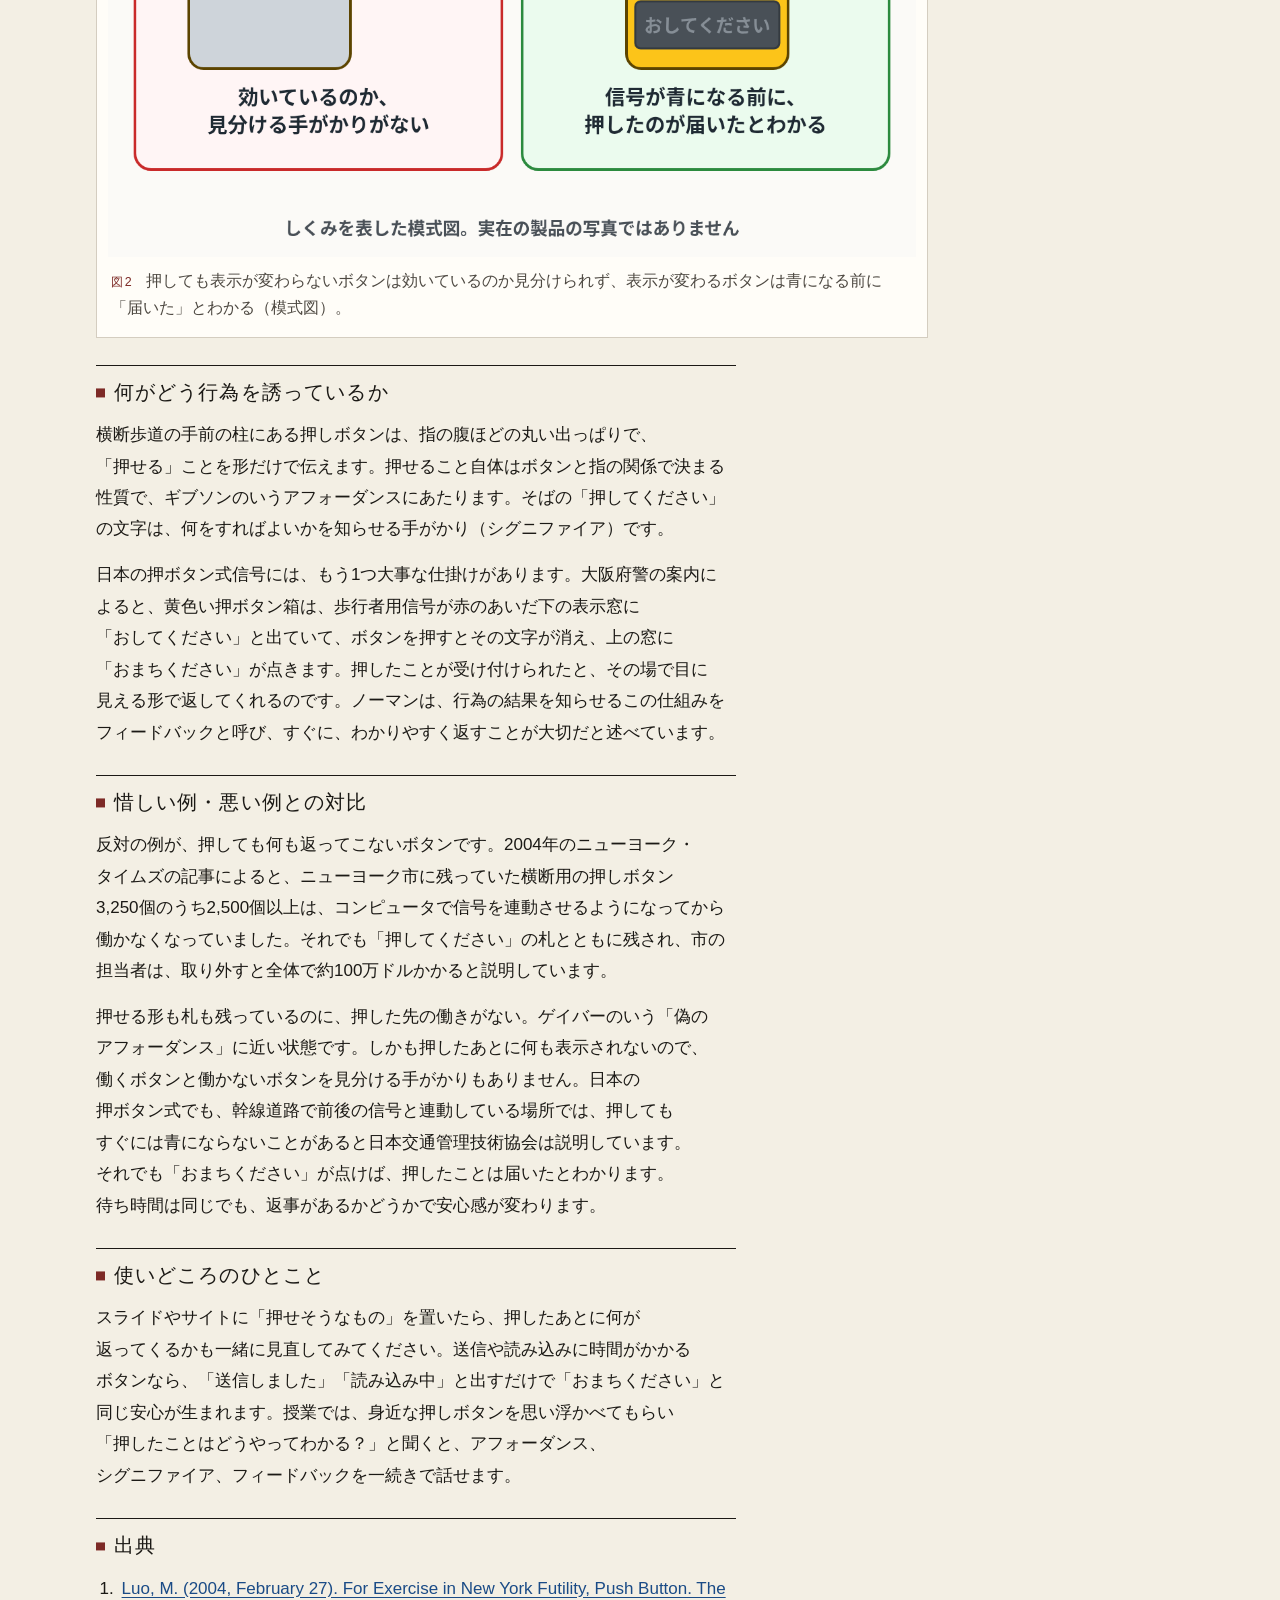
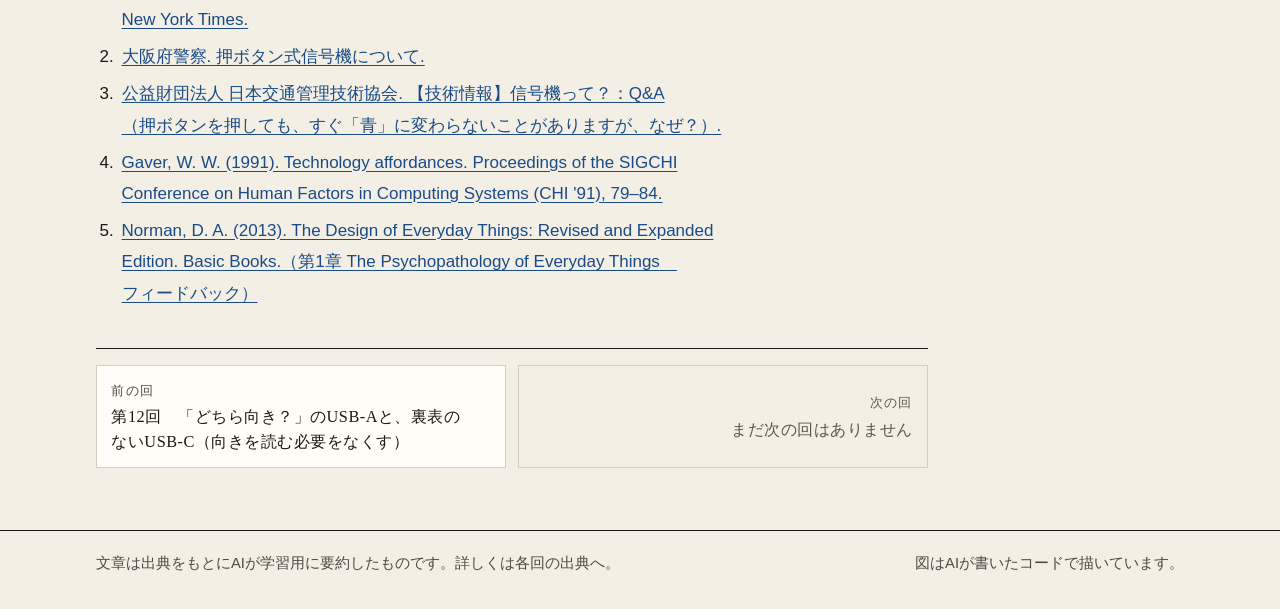
<file: entries/013.html>
<!DOCTYPE html>
<!-- scripts/build.py が data/entries.json から生成。手で編集しない。 -->
<html lang="ja">
<head>
<meta charset="utf-8">
<meta name="viewport" content="width=device-width, initial-scale=1">
<meta name="theme-color" content="#f3efe4">
<meta name="color-scheme" content="light">
<meta name="format-detection" content="telephone=no">
<meta name="generator" content="scripts/build.py">
<meta name="description" content="第13回（2026年11月28日（土））。押しても変わらない横断ボタンと「おまちください」（押した手ごたえを返す）。分野は交通・道路。">
<meta property="og:title" content="押しても変わらない横断ボタンと「おまちください」（押した手ごたえを返す）｜第13回｜アフォーダンス図鑑">
<meta property="og:description" content="第13回（2026年11月28日（土））。押しても変わらない横断ボタンと「おまちください」（押した手ごたえを返す）。分野は交通・道路。">
<meta property="og:locale" content="ja_JP">
<title>押しても変わらない横断ボタンと「おまちください」（押した手ごたえを返す）｜第13回｜アフォーダンス図鑑</title>
<link rel="icon" href="../favicon.svg" type="image/svg+xml">
<link rel="stylesheet" href="../styles.css">
<meta property="og:type" content="article">
<meta property="article:published_time" content="2026-11-28">
<link rel="prev" href="012.html">
</head>
<body class="page-entry">
<a class="skip" href="#main">本文へスキップ</a>
<header class="masthead">
  <div class="wrap">
    <p class="brand"><a href="../index.html">アフォーダンス図鑑</a></p>
    <p class="tagline">毎日ひとつのアフォーダンスの好例</p>
    <div class="masthead-rule" aria-hidden="true"></div>
  </div>
</header>
<main id="main" tabindex="-1">
<div class="wrap">
<article class="entry">
  <p class="back"><a href="../index.html">一覧へ戻る</a></p>
  <header class="entry-header">
    <p class="entry-kicker">
      <span class="entry-no">第13回</span>
      <time datetime="2026-11-28">2026年11月28日（土）</time>
      <span class="entry-category">交通・道路</span>
    </p>
    <h1 class="entry-title">押しても変わらない横断ボタンと「おまちください」（押した手ごたえを返す）</h1>
  </header>
  <div class="plates">
    <figure class="plate">
      <img src="../images/013-1.png" alt="押ボタン箱の模式図を2つ並べ、矢印「押す」でつないだ図。左は「押す前」で、黄色い箱の上の表示窓「おまちください」は暗く、中央に赤い丸ボタン、下の表示窓「おしてください」が青い文字で点いている。右は「押したあと」で、上の「おまちください」がオレンジの文字で点き、下の「おしてください」は暗い。下に「① 出っぱった丸いボタン＝指で押せる形」「② 「おしてください」＝何をすればよいかの手がかり」「③ 「おまちください」＝押したのが届いたという返事」。いちばん下に「しくみを表した模式図（形・色は実物と同じではありません）」。" width="1200" height="960" loading="eager" fetchpriority="high">
      <figcaption>
        <span class="fig-no">図1</span> 押す前は「おしてください」、押すと「おまちください」に切り替わり、押したことが届いたと返してくれる（模式図）。
      </figcaption>
    </figure>
    <figure class="plate">
      <img src="../images/013-2.png" alt="左右2つの枠の比較図。題は「押したのに、何も返らない」。左は赤い枠で札「押しても表示が変わらない」。「押してください」の札の下に、表示窓のない灰色の箱と赤い丸ボタン、横に大きな赤い「？」。下に「効いているのか、見分ける手がかりがない」。右は緑の枠で札「押すと表示が変わる」。黄色い箱の上の窓に「おまちください」が点き、緑のチェック。下に「信号が青になる前に、押したのが届いたとわかる」。いちばん下に「しくみを表した模式図。実在の製品の写真ではありません」。" width="1200" height="960" loading="lazy" decoding="async">
      <figcaption>
        <span class="fig-no">図2</span> 押しても表示が変わらないボタンは効いているのか見分けられず、表示が変わるボタンは青になる前に「届いた」とわかる（模式図）。
      </figcaption>
    </figure>
  </div>
  <section class="entry-section">
    <h2>何がどう行為を誘っているか</h2>
    <p>横断歩道の手前の柱にある押しボタンは、指の腹ほどの丸い出っぱりで、「押せる」ことを形だけで伝えます。押せること自体はボタンと指の関係で決まる性質で、ギブソンのいうアフォーダンスにあたります。そばの「押してください」の文字は、何をすればよいかを知らせる手がかり（シグニファイア）です。</p>
    <p>日本の押ボタン式信号には、もう1つ大事な仕掛けがあります。大阪府警の案内によると、黄色い押ボタン箱は、歩行者用信号が赤のあいだ下の表示窓に「おしてください」と出ていて、ボタンを押すとその文字が消え、上の窓に「おまちください」が点きます。押したことが受け付けられたと、その場で目に見える形で返してくれるのです。ノーマンは、行為の結果を知らせるこの仕組みをフィードバックと呼び、すぐに、わかりやすく返すことが大切だと述べています。</p>
  </section>
  <section class="entry-section">
    <h2>惜しい例・悪い例との対比</h2>
    <p>反対の例が、押しても何も返ってこないボタンです。2004年のニューヨーク・タイムズの記事によると、ニューヨーク市に残っていた横断用の押しボタン3,250個のうち2,500個以上は、コンピュータで信号を連動させるようになってから働かなくなっていました。それでも「押してください」の札とともに残され、市の担当者は、取り外すと全体で約100万ドルかかると説明しています。</p>
    <p>押せる形も札も残っているのに、押した先の働きがない。ゲイバーのいう「偽のアフォーダンス」に近い状態です。しかも押したあとに何も表示されないので、働くボタンと働かないボタンを見分ける手がかりもありません。日本の押ボタン式でも、幹線道路で前後の信号と連動している場所では、押してもすぐには青にならないことがあると日本交通管理技術協会は説明しています。それでも「おまちください」が点けば、押したことは届いたとわかります。待ち時間は同じでも、返事があるかどうかで安心感が変わります。</p>
  </section>
  <section class="entry-section">
    <h2>使いどころのひとこと</h2>
    <p>スライドやサイトに「押せそうなもの」を置いたら、押したあとに何が返ってくるかも一緒に見直してみてください。送信や読み込みに時間がかかるボタンなら、「送信しました」「読み込み中」と出すだけで「おまちください」と同じ安心が生まれます。授業では、身近な押しボタンを思い浮かべてもらい「押したことはどうやってわかる？」と聞くと、アフォーダンス、シグニファイア、フィードバックを一続きで話せます。</p>
  </section>
  <section class="entry-section sources">
    <h2>出典</h2>
    <ol>
      <li><a href="https://www.nytimes.com/2004/02/27/nyregion/for-exercise-in-new-york-futility-push-button.html">Luo, M. (2004, February 27). For Exercise in New York Futility, Push Button. The New York Times.</a></li>
      <li><a href="https://www.police.pref.osaka.lg.jp/kotsu/kisei/5642.html">大阪府警察. 押ボタン式信号機について.</a></li>
      <li><a href="https://tmt.or.jp/research/img/signal/s-04.html">公益財団法人 日本交通管理技術協会. 【技術情報】信号機って？：Q&amp;A（押ボタンを押しても、すぐ「青」に変わらないことがありますが、なぜ？）.</a></li>
      <li><a href="https://doi.org/10.1145/108844.108856">Gaver, W. W. (1991). Technology affordances. Proceedings of the SIGCHI Conference on Human Factors in Computing Systems (CHI &#x27;91), 79–84.</a></li>
      <li><a href="https://jnd.org/books/the-design-of-everyday-things-revised-and-expanded-edition/">Norman, D. A. (2013). The Design of Everyday Things: Revised and Expanded Edition. Basic Books.（第1章 The Psychopathology of Everyday Things　フィードバック）</a></li>
    </ol>
  </section>
  <nav class="pager" aria-label="前後の回">
  <a class="prev" href="012.html" rel="prev">
    <span class="pager-dir">前の回</span>
    <span class="pager-title">第12回　「どちら向き？」のUSB-Aと、裏表のないUSB-C（向きを読む必要をなくす）</span>
  </a>
  <span class="next is-disabled">
    <span class="pager-dir">次の回</span>
    <span class="pager-title">まだ次の回はありません</span>
  </span>
  </nav>
</article>
</div>
</main>
<footer class="colophon">
<div class="wrap">
    <p>文章は出典をもとにAIが学習用に要約したものです。詳しくは各回の出典へ。</p>
    <p>図はAIが書いたコードで描いています。</p>
</div>
</footer>
</body>
</html>
</file>
<file: styles.css>
/* アフォーダンス図鑑。外部フォントも計測タグも読み込まない。 */

:root {
  --paper: #f3efe4;
  --paper-raised: #fffdf8;
  --media: #e6dfd0;
  --ink: #1b1915;
  --soft: #4e4942;
  --muted: #5c564e;
  --line: #d4cdc0;
  --ink-line: #1b1915;
  --accent: #7d2a26;
  --link: #1a4b86;
  --moss: #234237;
  --focus: #7d2a26;
  --mincho: "Hiragino Mincho ProN", "Hiragino Mincho Pro", "Yu Mincho", "YuMincho", "Noto Serif CJK JP", "Noto Serif JP", serif;
  --gothic: "Hiragino Sans", "Hiragino Kaku Gothic ProN", "Hiragino Kaku Gothic Pro", "Yu Gothic Medium", "Yu Gothic", "YuGothic", "Noto Sans CJK JP", "Noto Sans JP", sans-serif;
  --latin: "Iowan Old Style", "Palatino Linotype", Palatino, "Times New Roman", serif;
  color-scheme: light;
}

*,
*::before,
*::after {
  box-sizing: border-box;
}

html {
  font-size: 100%;
  -webkit-text-size-adjust: 100%;
  text-size-adjust: 100%;
}

body {
  margin: 0;
  background: var(--paper);
  background-image: linear-gradient(180deg, rgba(255, 255, 255, 0.42), rgba(255, 255, 255, 0) 14rem);
  color: var(--ink);
  font-family: var(--gothic);
  font-size: 1.0625rem;
  line-height: 1.85;
  line-break: strict;
  word-break: auto-phrase;
  overflow-wrap: break-word;
  padding-left: env(safe-area-inset-left);
  padding-right: env(safe-area-inset-right);
}

img {
  max-width: 100%;
  height: auto;
  border: 0;
}

a {
  color: var(--link);
  text-underline-offset: 0.18em;
}

a:visited {
  color: var(--link);
}

button,
a {
  touch-action: manipulation;
}

button {
  font: inherit;
  color: inherit;
  background: none;
  border: 0;
  padding: 0;
  cursor: pointer;
  -webkit-appearance: none;
  appearance: none;
}

:focus {
  outline: none;
}

:focus-visible {
  outline: 2px solid var(--focus);
  outline-offset: 3px;
}

::selection {
  background: #f0d3cf;
  color: var(--ink);
}

.skip {
  position: absolute;
  left: 0.75rem;
  top: 0.75rem;
  z-index: 2;
  padding: 0.55rem 0.85rem;
  background: var(--ink);
  color: var(--paper);
  text-decoration: none;
  transform: translateY(-200%);
}

.skip:focus {
  transform: none;
  color: var(--paper);
}

.wrap {
  width: min(68rem, calc(100% - 2rem));
  margin-inline: auto;
}

#main:focus {
  outline: none;
}

.masthead {
  border-top: 0.55rem solid var(--accent);
  padding-top: 1.25rem;
}

.masthead-rule {
  height: 0.28rem;
  margin-top: 1.05rem;
  border-top: 1px solid var(--ink-line);
  border-bottom: 1px solid var(--ink-line);
}

.brand {
  margin: 0;
  font-family: var(--mincho);
  font-weight: 500;
  font-size: clamp(1.7rem, 1.15rem + 2.8vw, 3.35rem);
  line-height: 1.25;
  letter-spacing: 0.06em;
}

.brand a {
  color: inherit;
  text-decoration: none;
}

.brand a:hover {
  text-decoration: underline;
  text-underline-offset: 0.16em;
}

.tagline {
  margin: 0.4rem 0 0;
  color: var(--soft);
  font-size: 0.98rem;
  letter-spacing: 0.08em;
}

.page-entry .masthead {
  padding-top: 0.8rem;
}

.page-entry .brand {
  font-size: clamp(1.2rem, 1.05rem + 0.7vw, 1.45rem);
  letter-spacing: 0.14em;
}

.page-entry .tagline {
  margin-top: 0.2rem;
  font-size: 0.84rem;
}

.page-entry .masthead-rule {
  margin-top: 0.75rem;
}

main {
  padding-top: 1.6rem;
  padding-bottom: 0.5rem;
}

.page-entry main {
  padding-top: 0.85rem;
}

.lede {
  max-width: 40rem;
  margin: 0 0 1.6rem;
  font-size: 1.125rem;
  line-height: 1.9;
}

.concepts {
  display: grid;
  grid-template-columns: 1fr;
  gap: 1.35rem;
}

.concept {
  border-top: 1px solid var(--ink-line);
  padding-top: 0.85rem;
  min-width: 0;
}

.concept h2,
.collection-head h2,
.entry-title,
.entry-section h2,
.empty-title,
.card-title,
.pager-title {
  font-family: var(--mincho);
  font-weight: 500;
}

.concept h2 {
  margin: 0 0 0.55rem;
  font-size: 1.45rem;
  letter-spacing: 0.08em;
  line-height: 1.4;
}

.concept p,
.reading {
  margin: 0;
}

.concept p + p {
  margin-top: 0.85rem;
}

.reading {
  max-width: 40rem;
  margin-top: 1.45rem;
  color: var(--soft);
}

cite[lang="en"] {
  font-family: var(--latin);
  font-style: italic;
  letter-spacing: 0;
  font-weight: 400;
}

.cite-line {
  margin: 0.2rem 0 0;
  line-height: 1.55;
}

.cite-ja {
  display: block;
  margin-top: 0.12rem;
  color: var(--soft);
  font-size: 0.88rem;
  letter-spacing: 0.02em;
}

.collection {
  margin-top: 2.8rem;
}

.collection-head {
  display: flex;
  flex-wrap: wrap;
  justify-content: space-between;
  align-items: baseline;
  gap: 0.4rem 1.2rem;
  margin-bottom: 1.15rem;
  padding-bottom: 0.35rem;
  border-bottom: 1px solid var(--ink-line);
}

.collection-head h2 {
  margin: 0;
  font-size: 1.55rem;
  letter-spacing: 0.14em;
}

.collection-note {
  margin: 0;
  color: var(--soft);
  font-size: 0.92rem;
  letter-spacing: 0.06em;
}

.collection-tools {
  margin-bottom: 1rem;
}

.filters-label {
  margin: 0 0 0.45rem;
  font-size: 0.82rem;
  letter-spacing: 0.14em;
  color: var(--muted);
}

.filters {
  display: flex;
  flex-wrap: wrap;
  gap: 0.5rem;
}

.chip {
  min-height: 44px;
  max-width: 100%;
  padding: 0.4rem 0.95rem;
  border: 1px solid var(--line);
  border-radius: 999px;
  background: transparent;
  color: var(--ink);
  line-height: 1.4;
  letter-spacing: 0.04em;
  overflow-wrap: anywhere;
}

.chip.is-active {
  background: var(--ink);
  border-color: var(--ink);
  color: var(--paper);
}

.chip:hover {
  border-color: var(--ink);
}

.noscript-note,
.filter-empty {
  margin: 0.8rem 0 0;
  color: var(--soft);
}

.cards {
  list-style: none;
  margin: 1.15rem 0 0;
  padding: 0;
  display: grid;
  grid-template-columns: repeat(auto-fill, minmax(min(100%, 18rem), 1fr));
  gap: 1.15rem;
}

.card {
  min-width: 0;
}

.card[hidden] {
  display: none !important;
}

.card-link {
  display: flex;
  flex-direction: column;
  height: 100%;
  color: inherit;
  text-decoration: none;
  background: var(--paper-raised);
  border: 1px solid var(--line);
}

.card-link:hover {
  border-color: var(--ink);
}

.card-link:hover .card-title {
  text-decoration: underline;
  text-underline-offset: 0.16em;
}

.card-link:active {
  background: var(--paper);
}

.card-media {
  display: flex;
  align-items: center;
  justify-content: center;
  aspect-ratio: 4 / 3;
  background: var(--media);
  border-bottom: 1px solid var(--line);
}

.card-media img {
  width: 100%;
  height: 100%;
  object-fit: contain;
}

.card-body {
  display: flex;
  flex-direction: column;
  gap: 0.3rem;
  padding: 0.85rem 0.95rem 1rem;
}

.card-meta,
.card-title,
.card-category {
  margin: 0;
}

.card-meta {
  display: flex;
  flex-wrap: wrap;
  gap: 0.35rem 0.8rem;
  align-items: baseline;
  color: var(--soft);
  font-size: 0.86rem;
  font-variant-numeric: tabular-nums;
  letter-spacing: 0.03em;
}

.card-no,
.entry-no,
.empty-label,
.fig-no {
  color: var(--accent);
}

.card-no {
  font-family: var(--mincho);
  letter-spacing: 0.08em;
}

.card-title {
  font-size: 1.18rem;
  line-height: 1.45;
  letter-spacing: 0.04em;
}

.card-category {
  color: var(--moss);
  font-size: 0.86rem;
  letter-spacing: 0.08em;
}

.empty {
  max-width: 34rem;
  margin: 1.6rem auto 0.4rem;
  padding: 0.45rem;
  border: 1px solid var(--ink-line);
}

.empty-inner {
  border: 1px solid var(--line);
  padding: 2rem 1.15rem 1.55rem;
  text-align: center;
}

.empty-label {
  margin: 0;
  font-family: var(--mincho);
  letter-spacing: 0.18em;
  font-size: 0.95rem;
}

.empty-title {
  margin: 0.65rem 0 0.85rem;
  font-size: clamp(1.4rem, 1.15rem + 1vw, 1.8rem);
  letter-spacing: 0.06em;
  line-height: 1.4;
}

.empty-copy {
  margin: 0 auto;
  max-width: 28rem;
  color: var(--soft);
  text-align: left;
}

.back {
  margin: 0 0 0.85rem;
}

.back a {
  display: inline-flex;
  align-items: center;
  min-height: 44px;
  text-decoration: none;
}

.back a::before {
  content: "←";
  margin-right: 0.4em;
  text-decoration: none;
}

.back a:hover {
  text-decoration: underline;
  text-underline-offset: 0.16em;
}

.entry-header {
  max-width: 40rem;
}

.entry-kicker {
  display: flex;
  flex-wrap: wrap;
  gap: 0.3rem 0.9rem;
  align-items: baseline;
  margin: 0;
  color: var(--soft);
  font-size: 0.95rem;
  font-variant-numeric: tabular-nums;
}

.entry-no {
  font-family: var(--mincho);
  font-size: 1.15rem;
  letter-spacing: 0.1em;
}

.entry-category {
  color: var(--moss);
  letter-spacing: 0.08em;
}

.entry-title {
  max-width: 40rem;
  margin: 0.35rem 0 1.15rem;
  font-size: clamp(1.7rem, 1.2rem + 2vw, 2.55rem);
  line-height: 1.35;
  letter-spacing: 0.05em;
}

.plates {
  display: grid;
  gap: 1rem;
  max-width: 52rem;
  margin-bottom: 0.4rem;
}

.plate {
  margin: 0;
  padding: 0.7rem 0.7rem 0.8rem;
  background: var(--paper-raised);
  border: 1px solid var(--line);
}

.plate img {
  display: block;
  width: 100%;
  height: auto;
  background: var(--media);
}

.plate figcaption {
  margin: 0;
  padding: 0.7rem 0.2rem 0.15rem;
  color: var(--soft);
  font-family: var(--mincho);
  font-size: 0.98rem;
  line-height: 1.7;
}

.fig-no {
  margin-right: 0.7em;
  font-family: var(--gothic);
  font-size: 0.78rem;
  letter-spacing: 0.12em;
}

.entry-section {
  max-width: 40rem;
  margin-top: 1.7rem;
}

.entry-section h2 {
  margin: 0 0 0.75rem;
  padding-top: 0.75rem;
  border-top: 1px solid var(--ink-line);
  font-size: 1.22rem;
  letter-spacing: 0.06em;
  line-height: 1.5;
}

.entry-section h2::before {
  content: "";
  display: inline-block;
  width: 0.55rem;
  height: 0.55rem;
  margin-right: 0.55rem;
  background: var(--accent);
  transform: translateY(-0.08em);
}

.entry-section p {
  margin: 0 0 0.9rem;
}

.entry-section p:last-child {
  margin-bottom: 0;
}

.sources ol {
  margin: 0;
  padding-left: 1.4rem;
}

.sources li {
  margin: 0.35rem 0;
  padding-left: 0.2rem;
}

.sources a {
  overflow-wrap: anywhere;
}

.pager {
  display: grid;
  grid-template-columns: 1fr 1fr;
  gap: 0.75rem;
  max-width: 52rem;
  margin-top: 2.4rem;
  padding-top: 1rem;
  border-top: 1px solid var(--ink-line);
}

.pager a,
.pager .is-disabled {
  display: flex;
  flex-direction: column;
  justify-content: center;
  gap: 0.2rem;
  min-height: 44px;
  padding: 0.8rem 0.9rem;
  border: 1px solid var(--line);
  background: var(--paper-raised);
  color: inherit;
  text-decoration: none;
}

.pager a:hover {
  border-color: var(--ink);
}

.pager .next {
  align-items: flex-end;
  text-align: right;
}

.pager .is-disabled {
  color: var(--muted);
  background: transparent;
}

.pager-dir {
  font-size: 0.8rem;
  letter-spacing: 0.1em;
  color: var(--soft);
}

.pager .is-disabled .pager-dir {
  color: var(--muted);
}

.pager-title {
  font-size: 1.02rem;
  line-height: 1.5;
  letter-spacing: 0.03em;
}

.colophon {
  margin-top: 3.4rem;
  padding: 1.15rem 0 calc(2rem + env(safe-area-inset-bottom));
  border-top: 1px solid var(--ink-line);
  color: var(--soft);
  font-size: 0.92rem;
}

.colophon .wrap {
  display: flex;
  flex-wrap: wrap;
  justify-content: space-between;
  gap: 0.35rem 1.5rem;
}

.colophon p {
  margin: 0;
}

@media (min-width: 800px) {
  .concepts {
    grid-template-columns: 1fr 1fr;
    gap: 0;
    border-top: 1px solid var(--ink-line);
  }

  .concept {
    border-top: 0;
    padding-top: 1.15rem;
    padding-right: 1.5rem;
  }

  .concept + .concept {
    padding-right: 0;
    padding-left: 1.5rem;
    border-left: 1px solid var(--line);
  }
}

@media (max-width: 640px) {
  .wrap {
    width: min(68rem, calc(100% - 1.25rem));
  }

  .lede {
    font-size: 1.0625rem;
  }

  .pager {
    grid-template-columns: 1fr;
  }

  .pager .next {
    align-items: flex-start;
    text-align: left;
  }

  .empty-inner {
    padding: 1.5rem 0.9rem 1.25rem;
  }
}

@media (prefers-reduced-motion: reduce) {
  * {
    transition: none !important;
  }
}

@media print {
  body {
    background: #fff;
    color: #000;
  }

  .skip,
  .collection-tools,
  .noscript-note,
  .pager,
  .colophon {
    display: none;
  }

  .card-link,
  .plate,
  a {
    color: #000;
    text-decoration: none;
  }

  .card {
    break-inside: avoid;
  }

  .masthead {
    border-top-color: #000;
  }
}
</file>
